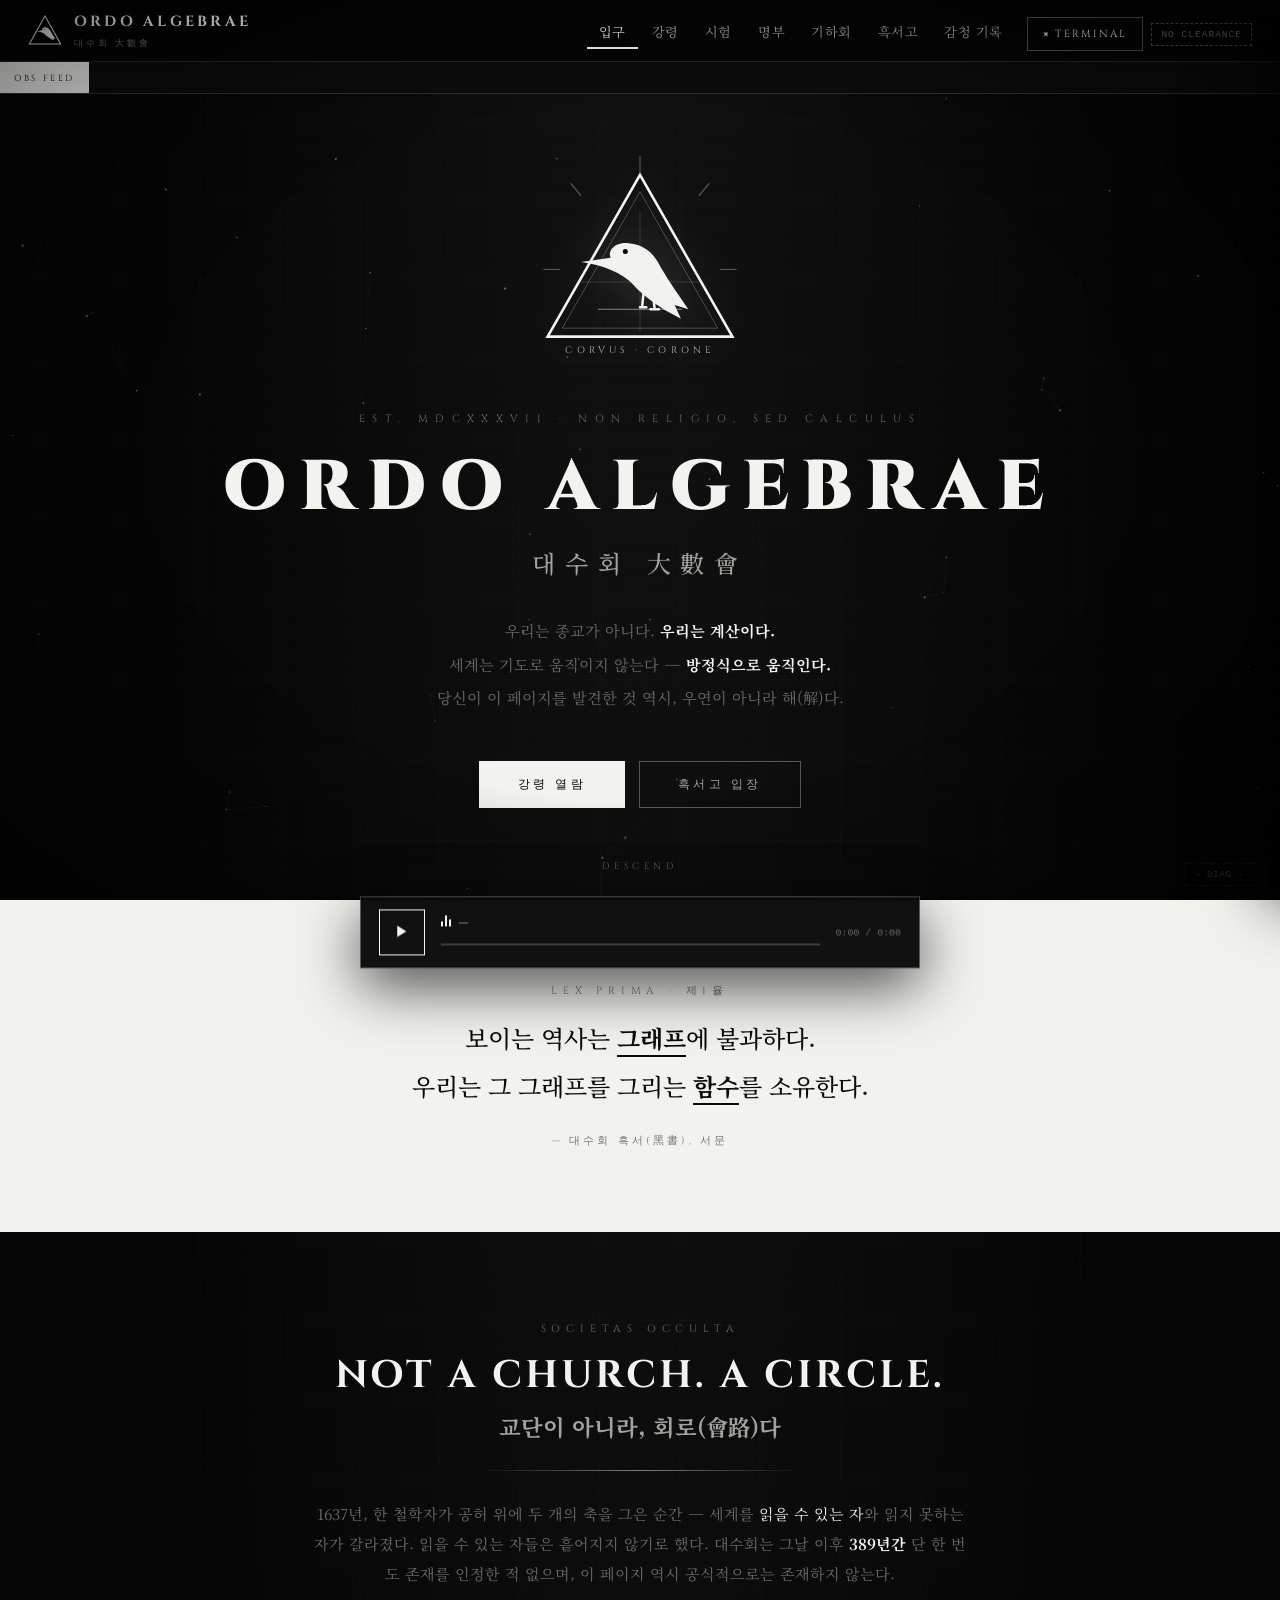
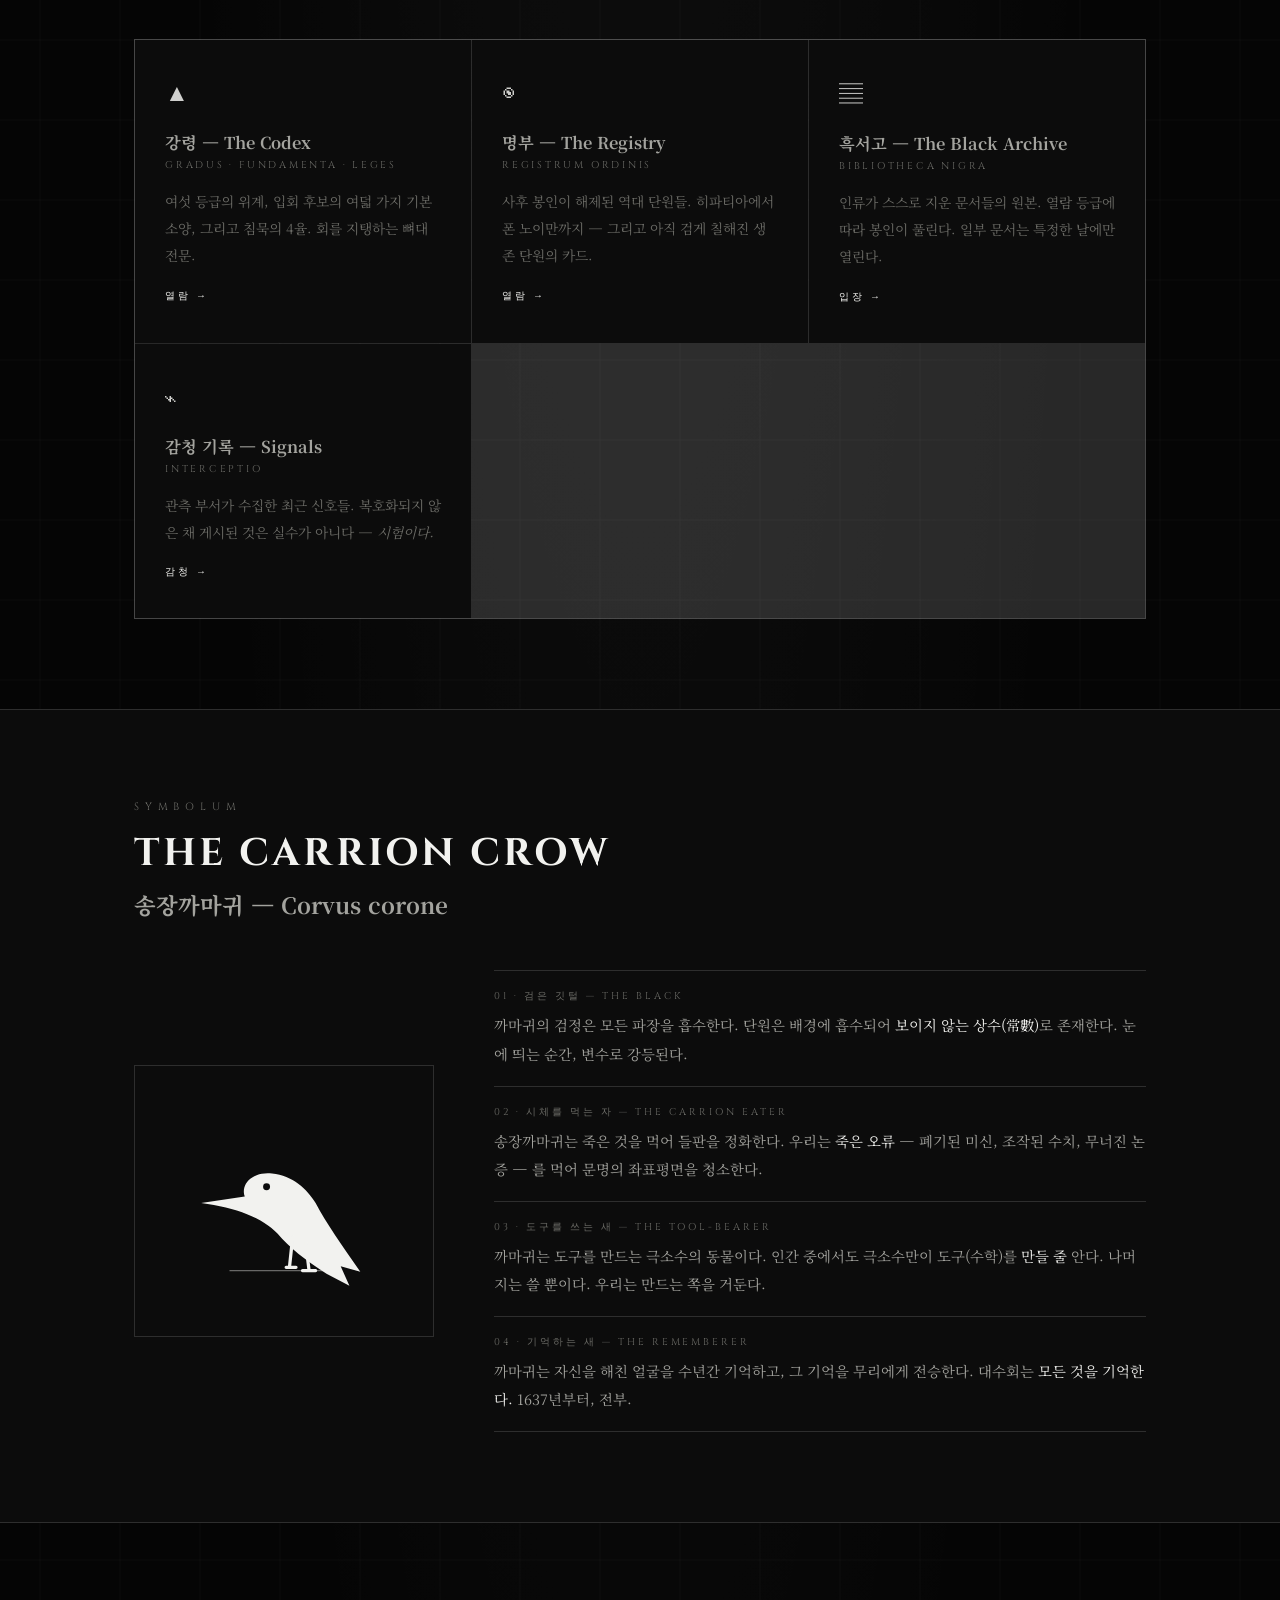
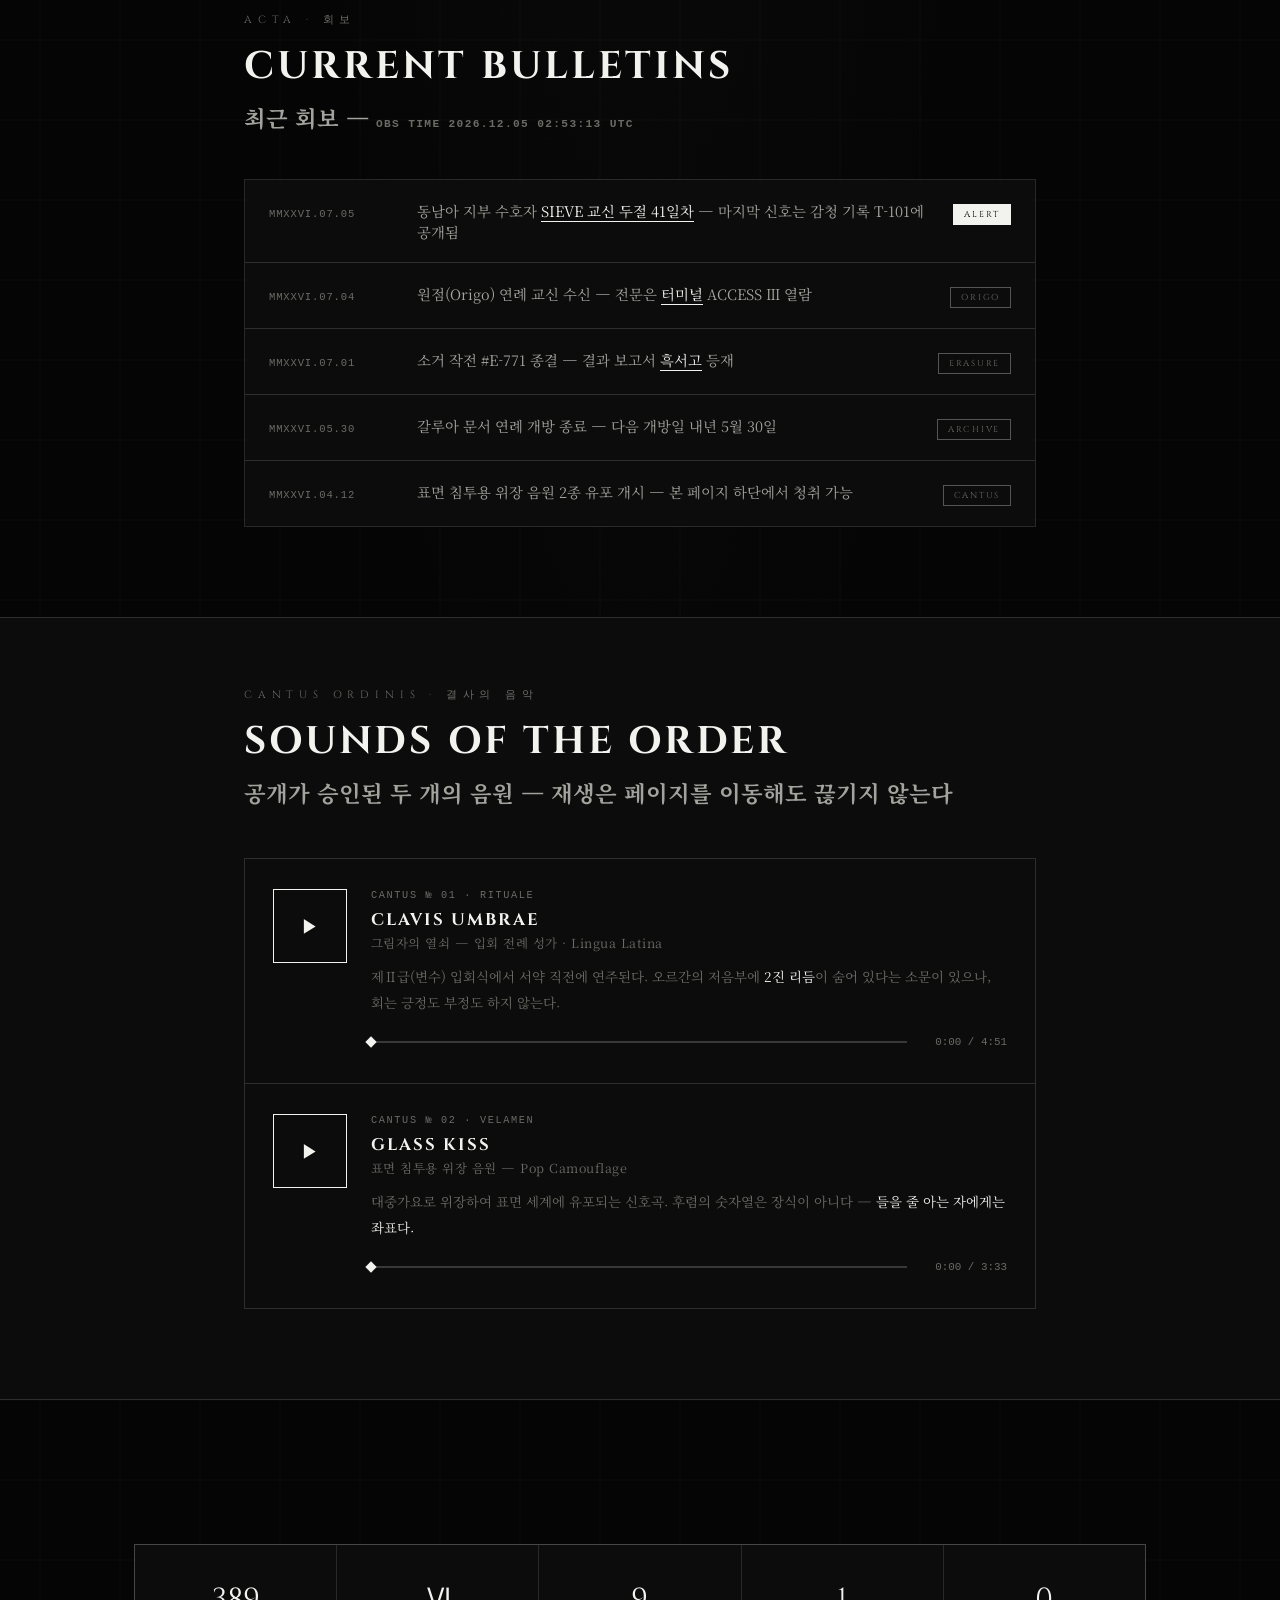
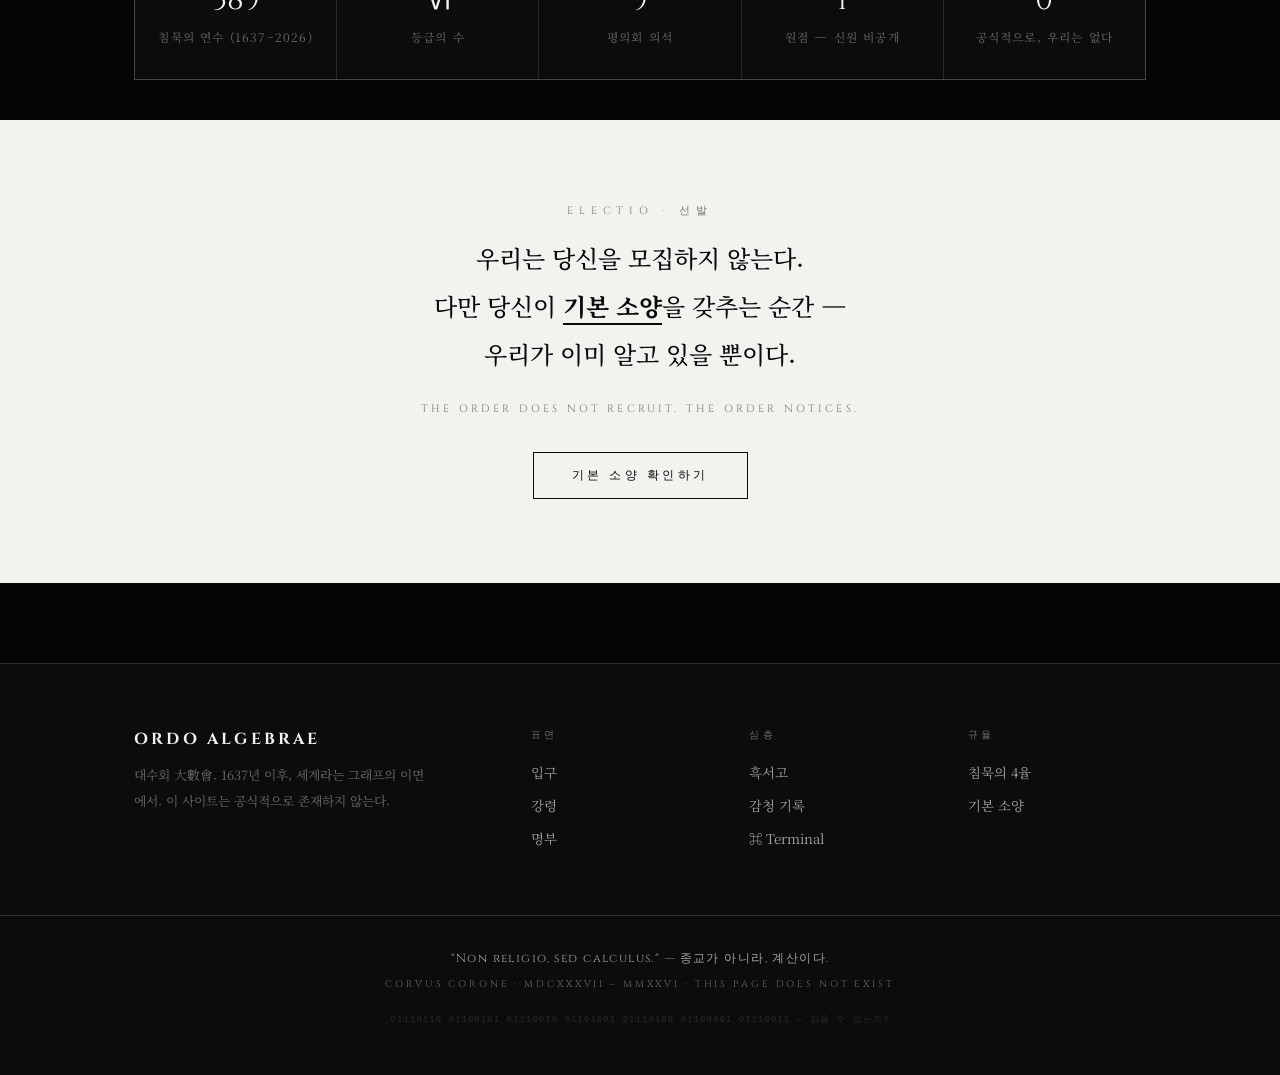
<file: index.html>
<!DOCTYPE html>
<html lang="ko">
<head>
<meta charset="UTF-8">
<meta name="viewport" content="width=device-width, initial-scale=1.0">
<title>ORDO ALGEBRAE — 대수회 大數會</title>
<meta name="description" content="우리는 종교가 아니다. 우리는 계산이다. — 대수회, 좌표 위의 비밀결사.">
<link href="https://fonts.googleapis.com/css2?family=Cinzel:wght@400;600;700;900&family=Noto+Serif+KR:wght@300;400;500;700&display=swap" rel="stylesheet">
<link rel="stylesheet" href="assets/site.css">
<style>
  .hero { min-height: calc(100vh - 94px); display: flex; flex-direction: column; align-items: center; justify-content: center; text-align: center; padding: 60px 20px 90px; position: relative; z-index: 1; }
  .hero-emblem { width: 210px; height: 210px; margin: 0 auto 46px; animation: emblemIn 2.4s ease both; }
  .hero-emblem svg { width: 100%; height: 100%; filter: drop-shadow(0 0 26px rgba(255,255,255,0.18)); }
  @keyframes emblemIn { from { opacity: 0; transform: scale(0.92); } to { opacity: 1; transform: scale(1); } }
  .crow-eye { animation: blink 6s infinite; transform-origin: center; }
  @keyframes blink { 0%, 96%, 100% { transform: scaleY(1); } 98% { transform: scaleY(0.05); } }
  .hero-eyebrow { font-family: 'Cinzel', serif; font-size: 0.66rem; letter-spacing: 0.7em; color: var(--dim); text-transform: uppercase; margin-bottom: 22px; animation: fadeUp 1.4s ease .4s both; }
  .hero-title { font-family: 'Cinzel', serif; font-weight: 900; font-size: clamp(2.1rem, 7vw, 4.4rem); letter-spacing: 0.18em; color: var(--white); line-height: 1.15; margin-bottom: 16px; animation: fadeUp 1.4s ease .65s both; }
  .hero-ko { font-size: clamp(1.05rem, 3vw, 1.5rem); font-weight: 500; color: var(--grey); letter-spacing: 0.4em; margin-bottom: 34px; animation: fadeUp 1.4s ease .9s both; }
  .hero-creed { font-size: 0.95rem; color: var(--dim); line-height: 2.2; max-width: 520px; animation: fadeUp 1.4s ease 1.15s both; }
  .hero-creed strong { color: var(--white); font-weight: 700; }
  .hero-cta { display: flex; gap: 14px; flex-wrap: wrap; justify-content: center; margin-top: 46px; animation: fadeUp 1.4s ease 1.4s both; }
  .hero-scroll { position: absolute; bottom: 28px; left: 50%; transform: translateX(-50%); font-family: 'Cinzel', serif; font-size: 0.58rem; letter-spacing: 0.5em; color: var(--dim); text-transform: uppercase; animation: heroPulse 2.4s ease infinite; }
  @keyframes heroPulse { 0%,100% { opacity: .25; } 50% { opacity: .7; } }
  @keyframes fadeUp { from { opacity: 0; transform: translateY(22px); } to { opacity: 1; transform: translateY(0); } }

  .symbol-split { display: grid; grid-template-columns: 300px 1fr; gap: 60px; align-items: center; margin-top: 50px; }
  @media (max-width: 760px) { .symbol-split { grid-template-columns: 1fr; gap: 30px; } }
  .symbol-art { border: 1px solid var(--line); padding: 40px; background: var(--coal); }
  .symbol-art svg { width: 100%; height: auto; }
  .symbol-item { padding: 18px 0; border-bottom: 1px solid var(--line); }
  .symbol-item:first-child { border-top: 1px solid var(--line); }
  .symbol-k { font-family: 'Cinzel', serif; font-size: 0.62rem; letter-spacing: 0.3em; color: var(--dim); text-transform: uppercase; margin-bottom: 8px; }
  .symbol-v { font-size: 0.9rem; line-height: 1.95; color: var(--grey); }
  .symbol-v em { color: var(--white); font-style: normal; }

  .bulletin { border: 1px solid var(--line); margin-top: 46px; }
  .bulletin-row { display: grid; grid-template-columns: 130px 1fr auto; gap: 18px; align-items: baseline; padding: 20px 24px; border-bottom: 1px solid var(--line); background: var(--coal); transition: background .25s; }
  .bulletin-row:last-child { border-bottom: none; }
  .bulletin-row:hover { background: var(--smoke); }
  .bulletin-date { font-family: 'Courier New', monospace; font-size: 0.66rem; color: var(--dim); letter-spacing: 0.08em; }
  .bulletin-title { font-size: 0.9rem; color: var(--grey); }
  .bulletin-title a { color: var(--white); text-decoration: underline; text-underline-offset: 4px; cursor: pointer; }
  .bulletin-tag { font-family: 'Cinzel', serif; font-size: 0.54rem; letter-spacing: 0.2em; padding: 4px 10px; border: 1px solid var(--line-strong); color: var(--dim); text-transform: uppercase; white-space: nowrap; }
  .bulletin-tag.hot { background: var(--white); color: var(--black); border-color: var(--white); }
  @media (max-width: 620px) { .bulletin-row { grid-template-columns: 1fr; gap: 6px; } }
</style>
</head>
<body>

<!-- ═══ BOOT ═══ -->
<div class="boot" id="boot">
  <div class="boot-inner">
    <div class="boot-skip">click to skip · 클릭하여 생략</div>
  </div>
</div>

<!-- ═══ FX ═══ -->
<canvas id="fxCanvas"></canvas>
<div class="fx-scanlines"></div>
<div class="fx-vignette"></div>
<div class="fx-flicker"></div>
<div class="scroll-progress" id="scrollProgress"></div>
<div class="cursor-axis-x" id="axX"></div>
<div class="cursor-axis-y" id="axY"></div>
<div class="coord-label" id="coordLabel"></div>
<div id="crowLayer"></div>
<div class="route-wipe" id="routeWipe"><div class="wipe-bin" id="wipeBin"></div></div>
<div class="obs-toast" id="obsToast"></div>

<!-- ═══ NAV ═══ -->
<nav class="site-nav">
  <a class="nav-brand" href="#/">
    <svg viewBox="0 0 100 100" xmlns="http://www.w3.org/2000/svg" aria-hidden="true">
      <path d="M50 6 L96 88 L4 88 Z" fill="none" stroke="#f2f2ef" stroke-width="3"/>
      <path d="M26 51 L42 48 C40 43 45 38 51 39 C59 40 63 45 66 50 C70 57 75 64 81 73 L74 71 L77 78 L69 74 C61 69 55 65 50 60 C45 56 38 53 26 51 Z" fill="#f2f2ef"/>
      <circle cx="49" cy="45" r="1.6" fill="#050505"/>
    </svg>
    <span class="nav-brand-text">
      <span class="nav-brand-title">ORDO ALGEBRAE</span><br>
      <span class="nav-brand-sub">대수회 大數會</span>
    </span>
  </a>
  <button class="nav-toggle" onclick="toggleNav()" aria-label="menu">☰</button>
  <ul class="nav-links">
    <li><a href="#/" data-route="home">입구</a></li>
    <li><a href="#/codex" data-route="codex">강령</a></li>
    <li><a href="#/trial" data-route="trial">시험</a></li>
    <li><a href="#/registry" data-route="registry">명부</a></li>
    <li><a href="#/geometria" data-route="geometria">기하회</a></li>
    <li><a href="#/archive" data-route="archive">흑서고</a></li>
    <li><a href="#/signals" data-route="signals">감청 기록</a></li>
    <li><a href="#/terminal" data-route="terminal" class="nav-admin">⌘ Terminal</a></li>
    <li><span class="nav-clearance" id="navClearance">NO CLEARANCE</span></li>
  </ul>
</nav>

<!-- ═══ TICKER ═══ -->
<div class="ticker-bar">
  <div class="ticker-label">Obs Feed</div>
  <div class="ticker-track">
    <b>[OBS]</b> 계수 #12841 사분면 전이 감지 (Ⅱ→Ⅰ) &nbsp;···&nbsp;
    <b>[SYS]</b> 월간 암구호 로테이션: 변경 없음 — 단어는 하나다 &nbsp;···&nbsp;
    <b>[ALERT]</b> 동남아 지부 수호자 SIEVE 교신 두절 41일차 — 감청 기록 T-101 참조 &nbsp;···&nbsp;
    <b>[ORIGO]</b> "들판을 확인하라" &nbsp;···&nbsp;
    <b>[ARCH]</b> 흑서고 제3열 밀봉 유지 · 갈루아 문서 연례 개방일 05.30 &nbsp;···&nbsp;
    <b>[OBS]</b> 표면 사이트 접근 급증 — 원인: 불명 · 대응: 불요 &nbsp;···&nbsp;
    <b>[REMINDER]</b> 이 페이지는 공식적으로 존재하지 않는다 &nbsp;···&nbsp;
    <b>[RIVAL]</b> 기하회(幾何會) 작도 활동 재점화 정황 — 대립 분석 #/geometria 참조 &nbsp;···&nbsp;
    <b>[RIVAL]</b> 샤르트르·볼로냐에서 '미완 작도' 3건 추가 관측 — 형(形) 개입 의심 &nbsp;···&nbsp;
    <b>[SYS]</b> 진단 콘솔이 표면 빌드에 노출됨 — 백틱( ` ) 키 · 관측 부서 확인 요망 · 흑서고 #DBG-이상 참조 &nbsp;···&nbsp;
    <b>[OBS]</b> 방문자별 관측 기록 자동 생성 중 — 진단 콘솔 `file` 또는 `whoami`로 열람 가능 &nbsp;···&nbsp;
    <b>[PROB]</b> 입회 시험(판별식 직관) 상시 개방 — 기본 소양 제1항 실기 검증 · #/trial &nbsp;···&nbsp;
  </div>
</div>

<main>

<!-- ══════════════════════ ROUTE: HOME ══════════════════════ -->
<section class="route" id="route-home">
  <header class="hero">
    <div class="hero-emblem">
      <svg viewBox="0 0 200 200" xmlns="http://www.w3.org/2000/svg" aria-label="The Carrion Crow of the Order">
        <g stroke="#f2f2ef" stroke-width="1" opacity="0.35">
          <line x1="100" y1="0" x2="100" y2="16"/>
          <line x1="34" y1="26" x2="44" y2="38"/>
          <line x1="166" y1="26" x2="156" y2="38"/>
          <line x1="8" y1="108" x2="24" y2="108"/>
          <line x1="192" y1="108" x2="176" y2="108"/>
        </g>
        <path d="M100 18 L188 172 L12 172 Z" fill="none" stroke="#f2f2ef" stroke-width="2.5"/>
        <path d="M100 34 L174 164 L26 164 Z" fill="none" stroke="#f2f2ef" stroke-width="0.6" opacity="0.4"/>
        <g stroke="#f2f2ef" stroke-width="0.6" opacity="0.22">
          <line x1="40" y1="120" x2="160" y2="120"/>
          <line x1="100" y1="52" x2="100" y2="168"/>
        </g>
        <g>
          <path d="M44 101 L72 97 C69 89 77 82 89 83 C103 84 112 92 117 101 C124 114 133 127 146 146 L133 142 L139 155 L124 147 C110 138 100 130 92 121 C83 112 66 104 44 101 Z" fill="#f2f2ef"/>
          <circle class="crow-eye" cx="86" cy="91" r="2.4" fill="#050505"/>
          <path d="M104 124 L102 144 M100 144 L106 144 M112 128 L114 146 M110 146 L118 146" stroke="#f2f2ef" stroke-width="2.4" fill="none" stroke-linecap="round"/>
        </g>
        <line x1="60" y1="146" x2="140" y2="146" stroke="#f2f2ef" stroke-width="1" opacity="0.5"/>
        <text x="100" y="188" text-anchor="middle" font-family="Cinzel, serif" font-size="9" letter-spacing="4" fill="#f2f2ef" opacity="0.75">CORVUS · CORONE</text>
      </svg>
    </div>
    <div class="hero-eyebrow">Est. MDCXXXVII · Non Religio, Sed Calculus</div>
    <h1 class="hero-title glitchable" data-scramble>ORDO ALGEBRAE</h1>
    <div class="hero-ko">대수회 大數會</div>
    <p class="hero-creed">
      우리는 종교가 아니다. <strong>우리는 계산이다.</strong><br>
      세계는 기도로 움직이지 않는다 — <strong>방정식으로 움직인다.</strong><br>
      당신이 이 페이지를 발견한 것 역시, 우연이 아니라 해(解)다.
    </p>
    <div class="hero-cta">
      <a class="btn solid" href="#/codex">강령 열람</a>
      <a class="btn ghost" href="#/archive">흑서고 입장</a>
    </div>
    <div class="hero-scroll">Descend</div>
  </header>

  <section class="invert-band reveal">
    <div class="section-label">Lex Prima · 제1율</div>
    <p class="quote">보이는 역사는 <strong>그래프</strong>에 불과하다.<br>우리는 그 그래프를 그리는 <strong>함수</strong>를 소유한다.</p>
    <div class="src">— 대수회 흑서(黑書), 서문</div>
  </section>

  <section class="section">
    <div class="container center reveal">
      <div class="section-label">Societas Occulta</div>
      <h2 class="section-title" data-scramble>NOT A CHURCH. A CIRCLE.</h2>
      <div class="section-title-ko">교단이 아니라, 회로(會路)다</div>
      <hr class="mono-rule">
      <p class="section-desc">
        1637년, 한 철학자가 공허 위에 두 개의 축을 그은 순간 — 세계를 <em>읽을 수 있는 자</em>와
        읽지 못하는 자가 갈라졌다. 읽을 수 있는 자들은 흩어지지 않기로 했다.
        대수회는 그날 이후 <strong>389년간</strong> 단 한 번도 존재를 인정한 적 없으며,
        이 페이지 역시 공식적으로는 존재하지 않는다.
      </p>
    </div>
    <div class="container">
      <div class="card-grid">
        <a class="card reveal" href="#/codex">
          <div class="card-icon">▲</div>
          <div class="card-title">강령 — The Codex</div>
          <div class="card-sub">Gradus · Fundamenta · Leges</div>
          <div class="card-body">여섯 등급의 위계, 입회 후보의 여덟 가지 기본 소양, 그리고 침묵의 4율. 회를 지탱하는 뼈대 전문.</div>
          <span class="card-link">열람</span>
        </a>
        <a class="card reveal" href="#/registry">
          <div class="card-icon">◉</div>
          <div class="card-title">명부 — The Registry</div>
          <div class="card-sub">Registrum Ordinis</div>
          <div class="card-body">사후 봉인이 해제된 역대 단원들. 히파티아에서 폰 노이만까지 — 그리고 아직 검게 칠해진 생존 단원의 카드.</div>
          <span class="card-link">열람</span>
        </a>
        <a class="card reveal" href="#/archive">
          <div class="card-icon">▤</div>
          <div class="card-title">흑서고 — The Black Archive</div>
          <div class="card-sub">Bibliotheca Nigra</div>
          <div class="card-body">인류가 스스로 지운 문서들의 원본. 열람 등급에 따라 봉인이 풀린다. 일부 문서는 특정한 날에만 열린다.</div>
          <span class="card-link">입장</span>
        </a>
        <a class="card reveal" href="#/signals">
          <div class="card-icon">⌁</div>
          <div class="card-title">감청 기록 — Signals</div>
          <div class="card-sub">Interceptio</div>
          <div class="card-body">관측 부서가 수집한 최근 신호들. 복호화되지 않은 채 게시된 것은 실수가 아니다 — <em>시험이다.</em></div>
          <span class="card-link">감청</span>
        </a>
      </div>
    </div>
  </section>

  <section class="section" style="background:var(--coal); border-top:1px solid var(--line); border-bottom:1px solid var(--line);">
    <div class="container reveal">
      <div class="section-label">Symbolum</div>
      <h2 class="section-title" data-scramble>THE CARRION CROW</h2>
      <div class="section-title-ko">송장까마귀 — Corvus corone</div>
      <div class="symbol-split">
        <div class="symbol-art reveal">
          <svg viewBox="0 0 200 170" xmlns="http://www.w3.org/2000/svg">
            <path d="M24 89 L64 83 C60 71 72 60 89 62 C108 64 121 76 129 89 C139 108 152 126 170 152 L152 147 L160 165 L139 154 C119 141 105 130 94 117 C81 103 56 93 24 89 Z" fill="#f2f2ef"/>
            <circle class="crow-eye" cx="84" cy="74" r="3.2" fill="#0c0c0c"/>
            <path d="M108 120 L105 148 M102 148 L111 148 M120 126 L123 151 M117 151 L129 151" stroke="#f2f2ef" stroke-width="3" fill="none" stroke-linecap="round"/>
            <line x1="50" y1="151" x2="150" y2="151" stroke="#f2f2ef" stroke-width="1" opacity="0.4"/>
          </svg>
        </div>
        <div>
          <div class="symbol-item reveal">
            <div class="symbol-k">01 · 검은 깃털 — The Black</div>
            <div class="symbol-v">까마귀의 검정은 모든 파장을 흡수한다. 단원은 배경에 흡수되어 <em>보이지 않는 상수(常數)</em>로 존재한다. 눈에 띄는 순간, 변수로 강등된다.</div>
          </div>
          <div class="symbol-item reveal">
            <div class="symbol-k">02 · 시체를 먹는 자 — The Carrion Eater</div>
            <div class="symbol-v">송장까마귀는 죽은 것을 먹어 들판을 정화한다. 우리는 <em>죽은 오류</em> — 폐기된 미신, 조작된 수치, 무너진 논증 — 를 먹어 문명의 좌표평면을 청소한다.</div>
          </div>
          <div class="symbol-item reveal">
            <div class="symbol-k">03 · 도구를 쓰는 새 — The Tool-Bearer</div>
            <div class="symbol-v">까마귀는 도구를 만드는 극소수의 동물이다. 인간 중에서도 극소수만이 도구(수학)를 <em>만들 줄</em> 안다. 나머지는 쓸 뿐이다. 우리는 만드는 쪽을 거둔다.</div>
          </div>
          <div class="symbol-item reveal">
            <div class="symbol-k">04 · 기억하는 새 — The Rememberer</div>
            <div class="symbol-v">까마귀는 자신을 해친 얼굴을 수년간 기억하고, 그 기억을 무리에게 전승한다. 대수회는 <em>모든 것을 기억한다.</em> 1637년부터, 전부.</div>
          </div>
        </div>
      </div>
    </div>
  </section>

  <section class="section">
    <div class="container narrow reveal">
      <div class="section-label">Acta · 회보</div>
      <h2 class="section-title" data-scramble>CURRENT BULLETINS</h2>
      <div class="section-title-ko">최근 회보 — <span class="utc-clock"></span></div>
      <div class="bulletin">
        <div class="bulletin-row">
          <span class="bulletin-date">MMXXVI.07.05</span>
          <span class="bulletin-title">동남아 지부 수호자 <a href="#/signals">SIEVE 교신 두절 41일차</a> — 마지막 신호는 감청 기록 T-101에 공개됨</span>
          <span class="bulletin-tag hot">Alert</span>
        </div>
        <div class="bulletin-row">
          <span class="bulletin-date">MMXXVI.07.04</span>
          <span class="bulletin-title">원점(Origo) 연례 교신 수신 — 전문은 <a href="#/terminal">터미널</a> ACCESS Ⅲ 열람</span>
          <span class="bulletin-tag">Origo</span>
        </div>
        <div class="bulletin-row">
          <span class="bulletin-date">MMXXVI.07.01</span>
          <span class="bulletin-title">소거 작전 #E-771 종결 — 결과 보고서 <a href="#/archive">흑서고</a> 등재</span>
          <span class="bulletin-tag">Erasure</span>
        </div>
        <div class="bulletin-row">
          <span class="bulletin-date">MMXXVI.05.30</span>
          <span class="bulletin-title">갈루아 문서 연례 개방 종료 — 다음 개방일 내년 5월 30일</span>
          <span class="bulletin-tag">Archive</span>
        </div>
        <div class="bulletin-row">
          <span class="bulletin-date">MMXXVI.04.12</span>
          <span class="bulletin-title">표면 침투용 위장 음원 2종 유포 개시 — 본 페이지 하단에서 청취 가능</span>
          <span class="bulletin-tag">Cantus</span>
        </div>
      </div>
    </div>
  </section>

  <section class="section" id="cantus" style="background:var(--coal); border-top:1px solid var(--line); border-bottom:1px solid var(--line); padding-top:70px;">
    <div class="container narrow reveal">
      <div class="section-label">Cantus Ordinis · 결사의 음악</div>
      <h2 class="section-title" data-scramble>SOUNDS OF THE ORDER</h2>
      <div class="section-title-ko">공개가 승인된 두 개의 음원 — 재생은 페이지를 이동해도 끊기지 않는다</div>
      <div class="track-list">
        <div class="track reveal" data-id="clavis">
          <button class="track-btn" aria-label="play">▶</button>
          <div>
            <div class="track-no">CANTUS № 01 · RITUALE</div>
            <div class="track-title">CLAVIS UMBRAE</div>
            <div class="track-sub">그림자의 열쇠 — 입회 전례 성가 · Lingua Latina</div>
            <div class="track-desc">제Ⅱ급(변수) 입회식에서 서약 직전에 연주된다. 오르간의 저음부에 <em>2진 리듬</em>이 숨어 있다는 소문이 있으나, 회는 긍정도 부정도 하지 않는다.</div>
            <div class="track-bar-row">
              <div class="track-bar"><div class="track-bar-inner"><div class="track-bar-fill"></div></div></div>
              <div class="track-time">0:00 / 0:00</div>
            </div>
          </div>
        </div>
        <div class="track reveal" data-id="glass">
          <button class="track-btn" aria-label="play">▶</button>
          <div>
            <div class="track-no">CANTUS № 02 · VELAMEN</div>
            <div class="track-title">GLASS KISS</div>
            <div class="track-sub">표면 침투용 위장 음원 — Pop Camouflage</div>
            <div class="track-desc">대중가요로 위장하여 표면 세계에 유포되는 신호곡. 후렴의 숫자열은 장식이 아니다 — <em>들을 줄 아는 자에게는 좌표다.</em></div>
            <div class="track-bar-row">
              <div class="track-bar"><div class="track-bar-inner"><div class="track-bar-fill"></div></div></div>
              <div class="track-time">0:00 / 0:00</div>
            </div>
          </div>
        </div>
      </div>
    </div>
  </section>

  <section class="section" style="padding-bottom:40px;">
    <div class="container center reveal">
      <div class="stats-strip">
        <div class="stat-cell"><div class="stat-value" data-count="389">389</div><div class="stat-label">침묵의 연수 (1637–2026)</div></div>
        <div class="stat-cell"><div class="stat-value">Ⅵ</div><div class="stat-label">등급의 수</div></div>
        <div class="stat-cell"><div class="stat-value" data-count="9">9</div><div class="stat-label">평의회 의석</div></div>
        <div class="stat-cell"><div class="stat-value" data-count="1">1</div><div class="stat-label">원점 — 신원 비공개</div></div>
        <div class="stat-cell"><div class="stat-value">0</div><div class="stat-label">공식적으로, 우리는 없다</div></div>
      </div>
    </div>
  </section>

  <section class="invert-band reveal">
    <div class="section-label">Electio · 선발</div>
    <p class="quote">우리는 당신을 모집하지 않는다.<br>다만 당신이 <strong>기본 소양</strong>을 갖추는 순간 —<br>우리가 이미 알고 있을 뿐이다.</p>
    <div class="src" style="margin-bottom:36px;">The Order Does Not Recruit. The Order Notices.</div>
    <a class="btn" style="border-color:#0a0a0a; color:#0a0a0a;" href="#/codex">기본 소양 확인하기</a>
  </section>
</section>

<!-- ══════════════════════ ROUTE: CODEX ══════════════════════ -->
<section class="route" id="route-codex">
  <header class="page-hero">
    <div class="container">
      <div class="breadcrumb"><a href="#/">Surface</a> / Codex</div>
      <div class="section-label">Codex Ordinis</div>
      <h1 class="section-title" data-scramble>STRUCTURE OF THE ORDER</h1>
      <div class="section-title-ko">강령 · 등급 체계 · 기본 소양 · 규율</div>
      <hr class="mono-rule">
      <p class="section-desc" style="margin:0 auto; text-align:center;">아래 문서는 제0급(외부인) 열람 허용분이다. 각 조항의 <em>완전판</em>은 해당 등급의 열람 권한으로만 접근할 수 있다.</p>
    </div>
  </header>

  <section class="section" id="degrees">
    <div class="container narrow reveal">
      <div class="section-label">Gradus · 등급</div>
      <h2 class="section-title" data-scramble>THE SIX DEGREES</h2>
      <div class="section-title-ko">여섯 등급 — 위로 갈수록 언어는 낮아진다</div>
      <p class="section-desc">대수회의 승급은 지위가 아니라 <strong>언어의 하강</strong>이다. 아래 등급은 인간의 말을 쓰고, 위 등급은 기계의 말을 쓰며, 정점은 아무 말도 쓰지 않는다.</p>
    </div>
    <div class="container narrow" style="margin-top:46px;">
      <div class="degree reveal">
        <div class="degree-num">0<small>Gradus</small></div>
        <div>
          <div class="degree-name">무명수 — The Unknown</div>
          <div class="degree-latin">Incognita · 외부인</div>
          <div class="degree-body">아직 관측되지 않은 변수. 세계 인구의 대부분. 이 페이지를 읽고 있다면 당신은 최소한 여기다 — 그리고 <em>이 페이지를 발견했다는 사실 자체가 이미 관측 대상 선정 기준</em>이다.</div>
        </div>
        <div class="degree-clearance">ACCESS —</div>
      </div>
      <div class="degree reveal">
        <div class="degree-num">Ⅰ<small>Gradus</small></div>
        <div>
          <div class="degree-name">계수 — Coefficient</div>
          <div class="degree-latin">Observatus · 피관측자</div>
          <div class="degree-body">회가 지켜보기로 결정한 자. 본인은 모른다. 통상 3년에서 30년간 지속되며, 갈루아의 사례 이후 <em>"늦기 전에"</em>가 관측 지침의 제1원칙이 되었다.</div>
        </div>
        <div class="degree-clearance">ACCESS —</div>
      </div>
      <div class="degree reveal">
        <div class="degree-num">Ⅱ<small>Gradus</small></div>
        <div>
          <div class="degree-name">변수 — Variable</div>
          <div class="degree-latin">Initiatus · 입회자</div>
          <div class="degree-body">검은 봉투를 열고 좌표에 나타난 자. 입회 서약과 함께 실명이 <em>소거</em>되고 코드네임이 부여된다. 기본 소양 전 항목의 실기 검증을 통과해야 한다.</div>
        </div>
        <div class="degree-clearance">ACCESS Ⅰ · 평문</div>
      </div>
      <div class="degree reveal">
        <div class="degree-num">Ⅲ<small>Gradus</small></div>
        <div>
          <div class="degree-name">함수 — Function</div>
          <div class="degree-latin">Operarius · 실무 단원</div>
          <div class="degree-body">관측·보존·소거 임무를 수행하는 실동 단원. 흑서고 제1열 열람 가능. 대외적으로는 교사, 계리사, 기상학자, 보험 수리인 등 <em>수를 다뤄도 의심받지 않는 직업</em>을 위장 신분으로 쓴다.</div>
        </div>
        <div class="degree-clearance">ACCESS Ⅰ · 평문</div>
      </div>
      <div class="degree reveal">
        <div class="degree-num">Ⅳ<small>Gradus</small></div>
        <div>
          <div class="degree-name">행렬 — Matrix</div>
          <div class="degree-latin">Custos · 지부 수호자</div>
          <div class="degree-body">한 지역의 함수들을 묶어 운용하는 지부장. 세계 각지의 지부는 서로의 위치를 모르며, 오직 평의회만 전체 배치를 안다. 승급 시 <em>서기의 언어(16진)</em>가 발급된다.</div>
        </div>
        <div class="degree-clearance">ACCESS Ⅱ · 16진</div>
      </div>
      <div class="degree reveal">
        <div class="degree-num">Ⅸ<small>Sedes</small></div>
        <div>
          <div class="degree-name">평의회 — The Council of Nine</div>
          <div class="degree-latin">Concilium Novem</div>
          <div class="degree-body">아홉 의석. 회칙 개정, 개입 승인, 소거 명령은 9석 중 7석의 동의를 요한다. 의원끼리도 서로의 위장 신분만 알며, 회합은 항상 <em>서로 다른 시간대의 자정</em>에 열린다.</div>
        </div>
        <div class="degree-clearance">ACCESS Ⅱ · 16진</div>
      </div>
      <div class="degree top reveal">
        <div class="degree-num">O<small>Origo</small></div>
        <div>
          <div class="degree-name">원점 — The Origin</div>
          <div class="degree-latin">Corvus Primus · 첫 번째 까마귀</div>
          <div class="degree-body">단 한 명. 신원은 평의회조차 모른다. 존재 증명은 유일하다 — 매년 1월, 아홉 의원 앞으로 도착하는 <em>다음 해의 예측 좌표</em>. 389년간 단 한 번도 틀린 적이 없다. 원점과의 교신은 오직 <em>까마귀의 언어(2진)</em>로만 이루어진다.</div>
        </div>
        <div class="degree-clearance">ACCESS Ⅲ · 2진</div>
      </div>
    </div>
  </section>

  <section class="section" id="requirements" style="background:var(--coal); border-top:1px solid var(--line); border-bottom:1px solid var(--line);">
    <div class="container narrow reveal">
      <div class="section-label">Fundamenta · 기본 소양</div>
      <h2 class="section-title" data-scramble>MINIMUM COMPETENCIES</h2>
      <div class="section-title-ko">입회 후보의 여덟 가지 기본 소양</div>
      <p class="section-desc">아래 여덟 항목은 제Ⅱ급(변수) 입회의 <strong>최소 요건</strong>이다. 전 항목은 서류가 아니라 실기로 검증되며, 후보자는 검증이 진행 중이라는 사실을 알아차리지 못해야 한다. <em>알아차린 경우 가산점이 붙는다.</em></p>
      <div class="req-list">
        <div class="req-item reveal"><div>
          <div class="req-title">이차방정식의 근을 암산으로 — 판별식의 직관</div>
          <div class="req-body">근의 공식을 외우는 것이 아니라, D = b²−4ac의 부호가 <em>보이는가</em>. 해가 없는 문제를 해가 없다고 3초 안에 선언할 수 있는 자만이 헛된 계산에 인생을 낭비하지 않는다.</div>
        </div></div>
        <div class="req-item reveal"><div>
          <div class="req-title">세 개의 언어 — 평문, 16진, 2진</div>
          <div class="req-body">같은 단어를 세 개의 진법으로 읽고 쓸 수 있어야 한다. 회의 모든 암구호는 이 세 층위로 발급되며, 등급이 오를수록 낮은 언어를 쓴다. <em>0x61은 'a'이고, 01100001도 'a'다.</em> 연습 문서는 흑서고 「불 프로토콜」에 공개되어 있다.</div>
        </div></div>
        <div class="req-item reveal"><div>
          <div class="req-title">그래프를 거꾸로 읽는 눈</div>
          <div class="req-body">데이터를 보고 곡선을 그리는 것은 학부생도 한다. 후보는 곡선을 보고 <em>누가 왜 이 축을 골랐는지</em>를 읽어야 한다. 모든 그래프는 주장이며, 축의 선택이 곧 화자의 의도다.</div>
        </div></div>
        <div class="req-item reveal"><div>
          <div class="req-title">침묵의 지속 — 최소 3년</div>
          <div class="req-body">중요한 것을 알고도 3년간 아무에게도 말하지 않은 이력이 검증되어야 한다. 무엇을 침묵했는지는 중요하지 않다. <em>침묵할 수 있는 근육</em>이 있는지가 중요하다.</div>
        </div></div>
        <div class="req-item reveal"><div>
          <div class="req-title">조건부 확률의 체화 — 베이즈적 본능</div>
          <div class="req-body">"검사가 양성이면 병일 확률"과 "병이면 검사가 양성일 확률"을 혼동하는 자는 어떤 등급으로도 승급할 수 없다. 이 혼동은 회가 정의하는 <em>제1종 인지 결함</em>이다.</div>
        </div></div>
        <div class="req-item reveal"><div>
          <div class="req-title">우연의 거부 — 그러나 음모의 거부도</div>
          <div class="req-body">모든 것을 우연으로 치부하는 자는 둔하고, 모든 것을 음모로 읽는 자는 위험하다. 후보는 사건 앞에서 정확히 한 가지를 물어야 한다 — <em>"이 분포는 무엇을 기각하는가?"</em></div>
        </div></div>
        <div class="req-item reveal"><div>
          <div class="req-title">도구 제작 — 까마귀의 자격</div>
          <div class="req-body">기성 공식에 수를 넣는 자가 아니라, 문제를 보고 <em>없던 식을 세우는 자</em>. 송장까마귀가 철사를 구부려 갈고리를 만들듯, 후보는 최소 한 번 자신만의 도구를 만든 이력이 있어야 한다.</div>
        </div></div>
        <div class="req-item reveal"><div>
          <div class="req-title">숫자에 대한 예의 — 반올림의 윤리</div>
          <div class="req-body">유효숫자를 속이지 않고, 오차범위를 숨기지 않으며, 자신에게 불리한 수를 <em>가장 먼저</em> 보고하는 습관. 회는 재능 있는 거짓말쟁이보다 평범한 정직을 승급시킨다.</div>
        </div></div>
      </div>
    </div>
  </section>

  <section class="section" id="rules">
    <div class="container narrow reveal">
      <div class="section-label">Disciplina · 규율</div>
      <h2 class="section-title" data-scramble>THE FOUR LAWS OF SILENCE</h2>
      <div class="section-title-ko">침묵의 4율</div>
    </div>
    <div class="container narrow" style="margin-top:50px;">
      <div class="rule-item reveal">
        <div class="rule-num">Lex I</div>
        <div class="rule-text">회에 대해 묻는 자에게, 회는 없다.</div>
        <div class="rule-note">긍정도 부정도 하지 말라. 웃어라. 화제를 바꿔라. 이 페이지에 대해 질문받으면 "잘 만든 픽션 사이트"라고 답하라 — 그것이 공식 입장이다.</div>
      </div>
      <div class="rule-item reveal">
        <div class="rule-num">Lex II</div>
        <div class="rule-text">관측하되, 개입하지 말라.</div>
        <div class="rule-note">개입은 평의회 7석의 승인 사항이다. 389년간 발동은 단 한 번뿐이었다(흑서고 「블레츨리 개입 명령서」). 두 번째 발동 요건은 현재 4/7 충족 상태다 — 상세는 터미널 ACCESS Ⅲ.</div>
      </div>
      <div class="rule-item reveal">
        <div class="rule-num">Lex III</div>
        <div class="rule-text">기록하라. 서명하지 말라.</div>
        <div class="rule-note">모든 지식은 흑서고로. 모든 공적은 무명(無名)으로. 역사에 이름이 남을 상황이 되면 이름을 남기지 않는 쪽을 택하라. 이름이 남은 단원은 그 순간부로 명부의 '표면 인사' 항목으로 이관된다.</div>
      </div>
      <div class="rule-item reveal">
        <div class="rule-num">Lex IV</div>
        <div class="rule-text">까마귀를 해치지 말라.</div>
        <div class="rule-note">문자 그대로의 의미다. 어느 도시에서든, 송장까마귀가 당신을 3초 이상 응시한다면 — 그것은 응시가 아니라 확인이다.</div>
      </div>
      <div class="oath reveal">
        <div class="oath-title">Iuramentum · 입회 서약</div>
        <p>나는 우연을 믿지 않으며, 해(解) 없는 위로를 팔지 않는다.<br>나는 보이는 그래프 뒤의 <strong>함수</strong>를 좇고,<br>찾은 것을 <strong>흑서고</strong>에 두고 떠나며,<br>나의 이름을 <strong>상수</strong>가 아닌 <strong>소거된 항</strong>으로 남긴다.<br>— 이에 0과 1로 서명한다.</p>
      </div>
      <div class="center" style="margin-top:56px;">
        <a class="btn" href="#/terminal">열람 권한이 있다면 — Terminal</a>
      </div>
    </div>
  </section>
</section>

<!-- ══════════════════════ ROUTE: REGISTRY ══════════════════════ -->
<section class="route" id="route-registry">
  <header class="page-hero">
    <div class="container">
      <div class="breadcrumb"><a href="#/">Surface</a> / Registrum</div>
      <div class="section-label">Registrum · 명부</div>
      <h1 class="section-title" data-scramble>REGISTRY OF THE ORDER</h1>
      <div class="section-title-ko">공개 열람분 — 사후(死後) 해제 인사에 한함</div>
      <hr class="mono-rule">
      <p class="section-desc" style="margin:0 auto; text-align:center;">회칙 제3율에 따라 단원의 이름은 생전에 공개되지 않는다. 아래 명부는 사후 100년 경과 또는 평의회 의결로 <em>봉인 해제된 인사</em>에 한한다. 생존 단원의 카드는 열람 등급에 따라 잉크가 걷힌다.</p>
    </div>
  </header>

  <section class="section" style="padding-bottom:50px;">
    <div class="container reveal">
      <div class="section-label">Ante Ordinem · 결사 이전</div>
      <h2 class="section-title" data-scramble>THE PRECURSORS</h2>
      <div class="section-title-ko">선구자 — 회는 이들을 소급하여 명부에 올렸다</div>
      <div class="dossier-grid">
        <div class="dossier reveal">
          <div class="dossier-stamp">Retroactive</div>
          <div class="dossier-code">FILE № 0000-A · CODENAME: <strong>LUX</strong></div>
          <div class="dossier-name">히파티아 Hypatia</div>
          <div class="dossier-era">c.360 – 415 · Alexandria</div>
          <div class="dossier-body">알렉산드리아의 마지막 수학 강사. 원뿔곡선 주해로 군중이 이해하지 못하는 것을 가르쳤고, 군중은 이해하지 못하는 자를 살해했다. 회의 제1율 — <em>"회에 대해 묻는 자에게, 회는 없다"</em> — 는 그녀의 죽음에서 나왔다. 드러난 지성은 표적이 된다.</div>
        </div>
        <div class="dossier reveal">
          <div class="dossier-stamp">Retroactive</div>
          <div class="dossier-code">FILE № 0000-B · CODENAME: <strong>RADIX</strong></div>
          <div class="dossier-name">알콰리즈미 al-Khwārizmī</div>
          <div class="dossier-era">c.780 – 850 · Baghdad · House of Wisdom</div>
          <div class="dossier-body">회의 이름이 그의 책에서 왔다 — <em>al-jabr(복원)</em>, 곧 algebra. 부서진 것을 항을 옮겨 복원하는 기술. 회가 하는 일의 정의이기도 하다. '알고리즘'이라는 단어 또한 그의 이름의 와전이니, 우리는 그의 이름 안에서 산다.</div>
        </div>
        <div class="dossier reveal">
          <div class="dossier-stamp">Retroactive</div>
          <div class="dossier-code">FILE № 0000-C · CODENAME: <strong>SIGNUM</strong></div>
          <div class="dossier-name">피보나치 Leonardo of Pisa</div>
          <div class="dossier-era">c.1170 – 1250 · Pisa</div>
          <div class="dossier-body">인도-아라비아 숫자를 유럽에 밀수한 상인의 아들. 로마 숫자로 셈하던 대륙의 연산 속도를 한 세기 만에 바꿨다. 회는 이를 최초의 <em>'조용한 개입'</em> 사례로 분류한다 — 칼 없이, 표기법 하나로.</div>
        </div>
      </div>
    </div>
  </section>

  <section class="section" style="background:var(--coal); border-top:1px solid var(--line); border-bottom:1px solid var(--line);">
    <div class="container reveal">
      <div class="section-label">Fundatores et Archivum</div>
      <h2 class="section-title" data-scramble>FOUNDERS &amp; ARCHIVED MEMBERS</h2>
      <div class="section-title-ko">창립자와 봉인 해제 단원</div>
      <div class="dossier-grid">
        <div class="dossier reveal" style="background:var(--white);">
          <div class="dossier-stamp" style="border-color:#0a0a0a; color:#0a0a0a;">Founder</div>
          <div class="dossier-code" style="color:#77776f;">FILE № 1637-01 · CODENAME: <strong style="color:#0a0a0a;">CORVUS PRIMUS</strong></div>
          <div class="dossier-name" style="color:#0a0a0a;">르네 데카르트 René Descartes</div>
          <div class="dossier-era" style="color:#77776f;">1596 – 1650 · La Flèche → Stockholm</div>
          <div class="dossier-body" style="color:#3a3a36;">초대 원점(Origo). 1637년, 인쇄되지 않은 여덟 페이지로 회를 결성했다(원본: 흑서고 #F-1637-08). 공개 사인(死因)은 폐렴. 흑서고의 기록은 다르지만, 해당 항목은 ACCESS Ⅲ 열람 사항이다.</div>
        </div>
        <div class="dossier reveal">
          <div class="dossier-stamp">Archived</div>
          <div class="dossier-code">FILE № 1687-04 · CODENAME: <strong>POMUM</strong></div>
          <div class="dossier-name">아이작 뉴턴 Isaac Newton</div>
          <div class="dossier-era">1642 – 1727 · Cambridge · Council Seat Ⅱ</div>
          <div class="dossier-body">제2대 평의회 의석 Ⅱ. 『프린키피아』의 3할을 스스로 검열했다(삭제분: 흑서고 #F-1687-Σ). 조폐국장 시절 위조범 추적은 부업이 아니라 회의 <em>소거 임무</em>였다. 사과 일화는 본인이 승인한 위장 서사다.</div>
        </div>
        <div class="dossier reveal">
          <div class="dossier-stamp">Archived</div>
          <div class="dossier-code">FILE № 1736-02 · CODENAME: <strong>PONS</strong></div>
          <div class="dossier-name">레온하르트 오일러 Leonhard Euler</div>
          <div class="dossier-era">1707 – 1783 · Basel → St. Petersburg</div>
          <div class="dossier-body">쾨니히스베르크의 일곱 다리 문제를 풀며 그래프 이론을 열었다 — 회에게는 <em>연결망 감시 이론</em>의 탄생이었다. 실명 후에도 구술로 800편을 남겼다. 침묵의 근육과 기록의 규율, 두 소양의 교본.</div>
        </div>
        <div class="dossier reveal">
          <div class="dossier-stamp">Archived</div>
          <div class="dossier-code">FILE № 1801-07 · CODENAME: <strong>PRINCEPS</strong></div>
          <div class="dossier-name">카를 프리드리히 가우스 C. F. Gauss</div>
          <div class="dossier-era">1777 – 1855 · Göttingen · Council Seat Ⅴ</div>
          <div class="dossier-body">소행성 세레스의 궤도를 관측 데이터 몇 점으로 재발견해 유럽을 놀라게 했다 — 관측 부서가 그를 주시한 계기다. 완성되지 않은 결과를 발표하지 않는 결벽(pauca sed matura)은 회칙 제3율의 모범.</div>
        </div>
        <div class="dossier reveal">
          <div class="dossier-stamp" style="border-style:dashed;">Lost</div>
          <div class="dossier-code">FILE № 1832-00 · CODENAME: <strong>— 미부여 —</strong></div>
          <div class="dossier-name">에바리스트 갈루아 Évariste Galois</div>
          <div class="dossier-era">1811 – 1832 · Paris · 영입 실패</div>
          <div class="dossier-body">명부에서 유일하게 코드네임이 없는 이름. 검은 봉투는 결투 다음 날 아침 그의 하숙집에 도착했다. <em>회가 늦은 유일한 기록.</em> 매년 5월 30일, 흑서고는 그의 미공개 60페이지(#F-1832-60)를 하루 동안 전 단원에게 개방한다.</div>
        </div>
        <div class="dossier reveal">
          <div class="dossier-stamp">Archived</div>
          <div class="dossier-code">FILE № 1843-12 · CODENAME: <strong>MACHINA</strong></div>
          <div class="dossier-name">에이다 러브레이스 Ada Lovelace</div>
          <div class="dossier-era">1815 – 1852 · London</div>
          <div class="dossier-body">존재하지 않는 기계를 위한 프로그램을 썼다 — 회는 이를 <em>실물 없이 함수를 신뢰하는 능력</em>의 최초 사례로 분류한다. 그녀의 주석 G는 흑서고 사본이 공개본보다 11페이지 길다.</div>
        </div>
        <div class="dossier reveal">
          <div class="dossier-stamp">Archived</div>
          <div class="dossier-code">FILE № 1854-01 · CODENAME: <strong>DUO</strong></div>
          <div class="dossier-name">조지 불 George Boole</div>
          <div class="dossier-era">1815 – 1864 · Cork · Council Seat Ⅶ</div>
          <div class="dossier-body">독학자. 사고(思考)를 0과 1의 대수로 환원했고, 회는 즉시 전 암구호 체계를 그의 언어로 개정했다(규정: 흑서고 「불 프로토콜」). 오늘날 최상위 열람 권한이 <em>2진</em>으로만 발급되는 전통이 그에게서 왔다.</div>
        </div>
        <div class="dossier reveal">
          <div class="dossier-stamp">Archived</div>
          <div class="dossier-code">FILE № 1915-03 · CODENAME: <strong>SYMMETRIA</strong></div>
          <div class="dossier-name">에미 뇌터 Emmy Noether</div>
          <div class="dossier-era">1882 – 1935 · Göttingen → Bryn Mawr</div>
          <div class="dossier-body">대칭이 있는 곳에 보존량이 있다 — 뇌터 정리는 회의 감시 이론 전체를 다시 쓰게 했다. <em>변하지 않는 것을 찾으면 숨은 대칭이 보인다</em>는 원리는 현재도 자금 흐름 관측 부서의 제1도구다.</div>
        </div>
        <div class="dossier reveal">
          <div class="dossier-stamp">Archived</div>
          <div class="dossier-code">FILE № 1913-09 · CODENAME: <strong>SOMNIUM</strong></div>
          <div class="dossier-name">스리니바사 라마누잔 S. Ramanujan</div>
          <div class="dossier-era">1887 – 1920 · Madras → Cambridge</div>
          <div class="dossier-body">증명 없이 참을 꺼내는 능력 — 회의 분류 체계로는 설명 불가능한 유일한 파일. '잃어버린 노트'가 1976년에야 발견된 것은 우연이 아니다. <em>회가 반납한 것이다.</em> 세상이 받아들일 준비가 되는 속도에 맞춰서.</div>
        </div>
        <div class="dossier reveal">
          <div class="dossier-stamp">Archived</div>
          <div class="dossier-code">FILE № 1936-06 · CODENAME: <strong>ORACULUM</strong></div>
          <div class="dossier-name">앨런 튜링 Alan Turing</div>
          <div class="dossier-era">1912 – 1954 · Bletchley Park · 개입 제1호</div>
          <div class="dossier-body">회칙 제2율이 389년 역사상 유일하게 정지된 작전의 중심(명령서: 흑서고 #F-1936-BP). 회가 그를 지키지 못한 1954년은 갈루아 이후 두 번째의 <em>공식 애도일</em>로 지정되어 있다.</div>
        </div>
        <div class="dossier reveal">
          <div class="dossier-stamp">Archived</div>
          <div class="dossier-code">FILE № 1945-11 · CODENAME: <strong>IANUS</strong></div>
          <div class="dossier-name">존 폰 노이만 John von Neumann</div>
          <div class="dossier-era">1903 – 1957 · Budapest → Princeton</div>
          <div class="dossier-body">게임이론, 컴퓨터 구조, 그리고 차마 명부에 적지 못하는 것들. 두 얼굴의 야누스라는 코드네임은 그가 회에서 맡은 역할 때문이다 — <em>표면의 자문가이자, 심층의 계산가.</em></div>
        </div>
        <div class="dossier reveal clearance-reveal" data-clearance="2">
          <div class="dossier-stamp" style="transform:rotate(-4deg);">Active</div>
          <div class="dossier-code">FILE № 2019-77 · CODENAME: <strong><span class="redacted">KARMAN</span></strong></div>
          <div class="dossier-name"><span class="redacted">항공 관제 감독관 · 인천</span></div>
          <div class="dossier-era">19██ – · <span class="redacted">Council Seat Ⅸ-3 · 동아시아</span></div>
          <div class="dossier-body">생존 단원의 기록은 회칙 제3율에 따라 잉크로 덮인다. 이 카드가 비어 있는 것이 아니다 — <em>당신의 열람 등급이 낮은 것이다.</em> ACCESS Ⅱ 이상으로 재열람하라. <span class="redacted">현 평의회 최연소 의석. SIEVE 실종 조사 책임자.</span></div>
        </div>
      </div>
      <div class="center" style="margin-top:54px;">
        <a class="btn" href="#/terminal">생존 단원 전체 명부 — Terminal</a>
      </div>
    </div>
  </section>
</section>

<!-- ══════════════════════ ROUTE: ARCHIVE ══════════════════════ -->
<section class="route" id="route-archive">
  <header class="page-hero">
    <div class="container">
      <div class="breadcrumb"><a href="#/">Surface</a> / Bibliotheca Nigra</div>
      <div class="section-label">Bibliotheca Nigra · 흑서고</div>
      <h1 class="section-title" data-scramble>THE BLACK ARCHIVE</h1>
      <div class="section-title-ko">인류가 스스로 지운 문서들의 원본</div>
      <hr class="mono-rule">
      <p class="section-desc" style="margin:0 auto; text-align:center;">
        문서를 클릭하면 열람실이 열린다. 봉인된 문서는 <em>터미널에서 등급을 올리면</em> 이 자리에서 바로 풀린다.
        한 문서는 등급과 무관하게 <em>1년에 단 하루</em>만 열린다.
      </p>
    </div>
  </header>

  <section class="section">
    <div class="container narrow reveal">
      <div class="section-label">Index Documentorum</div>
      <h2 class="section-title" data-scramble>DOCUMENT INDEX</h2>
      <div class="section-title-ko">열람 가능 문서 목록 — 제1열 ~ 제3열</div>

      <div class="file-list">
        <div class="file-row reveal" data-doc="descartes" data-need="0">
          <span class="file-id">#F-1637-08</span>
          <span><span class="file-name">데카르트의 여덟 페이지 (발췌)</span><br><span class="file-meta">결사 문서 · 1637 · 제1열</span></span>
          <span class="file-badge open-badge">OPEN</span>
        </div>
        <div class="file-row reveal" data-doc="boole" data-need="0">
          <span class="file-id">#F-1854-BIN</span>
          <span><span class="file-name">불 프로토콜 — 암구호 언어 규정</span><br><span class="file-meta">회칙 부속 문서 · 1854 · 제1열 · 입회 교육용 공개</span></span>
          <span class="file-badge open-badge">OPEN</span>
        </div>
        <div class="file-row reveal" data-doc="newton" data-need="1">
          <span class="file-id">#F-1687-Σ</span>
          <span><span class="file-name">프린키피아 삭제 주해 (요약)</span><br><span class="file-meta">검열 기록 · 1687 · 제2열</span></span>
          <span class="file-badge">SEALED</span>
        </div>
        <div class="file-row reveal" data-doc="erasure" data-need="1">
          <span class="file-id">#E-771</span>
          <span><span class="file-name">소거 작전 #E-771 결과 보고</span><br><span class="file-meta">작전 보고 · 2026 · 제2열</span></span>
          <span class="file-badge">SEALED</span>
        </div>
        <div class="file-row reveal" data-doc="bletchley" data-need="2">
          <span class="file-id">#F-1936-BP</span>
          <span><span class="file-name">블레츨리 개입 명령서</span><br><span class="file-meta">회칙 제2율 정지 명령 · 1939 · 제2열</span></span>
          <span class="file-badge">SEALED</span>
        </div>
        <div class="file-row reveal" data-doc="sieve" data-need="2">
          <span class="file-id">#S-041</span>
          <span><span class="file-name">SIEVE 실종 사건 파일</span><br><span class="file-meta">진행 중 조사 · 2026 · 제2열 · 조사 책임: KARMAN</span></span>
          <span class="file-badge">SEALED</span>
        </div>
        <div class="file-row reveal" data-doc="dbg" data-need="0">
          <span class="file-id">#DBG-이상</span>
          <span><span class="file-name">진단 콘솔 유출 사고 — 예비 보고</span><br><span class="file-meta">내부 사고 · 2026 · 제1열 · 백틱( ` ) 키로 재현 가능</span></span>
          <span class="file-badge open-badge">OPEN</span>
        </div>
        <div class="file-row reveal" data-doc="schism" data-need="0">
          <span class="file-id">#G-1637</span>
          <span><span class="file-name">기하회 분립 기록 — 「대패의 겨울」</span><br><span class="file-meta">대립 학파 문서 · 1637 · 제1열 · 대립 분석 #/geometria 연동</span></span>
          <span class="file-badge open-badge">OPEN</span>
        </div>
        <div class="file-row reveal" data-doc="lindemann" data-need="1">
          <span class="file-id">#G-1882</span>
          <span><span class="file-name">원적 종결 보고 — 「형에 대한 수의 최종 승리」</span><br><span class="file-meta">승전 기록 · 1882 · 제2열</span></span>
          <span class="file-badge">SEALED</span>
        </div>
        <div class="file-row reveal" data-doc="galois" data-need="0">
          <span class="file-id">#F-1832-60</span>
          <span><span class="file-name">갈루아의 60페이지</span><br><span class="file-meta">유고 · 1832 · 제3열 · 연 1회 개방 (05.30) · ACCESS Ⅲ 상시</span></span>
          <span class="file-badge sealed">DATE-SEALED</span>
        </div>
        <div class="file-row reveal" data-doc="omega" data-need="3">
          <span class="file-id">#S-041-Ω</span>
          <span><span class="file-name">사건 종결 예비 보고 — "열 번째 까마귀"</span><br><span class="file-meta">원점 전용 · 2026 · 제3열</span></span>
          <span class="file-badge">SEALED</span>
        </div>
      </div>

      <div class="center" style="margin-top:50px;">
        <a class="btn ghost" href="#/terminal">봉인 해제 — Terminal에서 등급 인증</a>
      </div>
    </div>
  </section>
</section>

<!-- ══════════════════════ ROUTE: TRIAL (입회 시험) ══════════════════════ -->
<section class="route" id="route-trial">
  <header class="page-hero">
    <div class="container">
      <div class="breadcrumb"><a href="#/">Surface</a> / Probatio</div>
      <div class="section-label">Probatio · 입회 시험</div>
      <h1 class="section-title" data-scramble>THE DISCRIMINANT TRIAL</h1>
      <div class="section-title-ko">판별식의 시험 — 기본 소양 제1항 실기 검증</div>
      <hr class="mono-rule">
      <p class="section-desc" style="margin:0 auto; text-align:center;">
        이것은 게임이 아니다. 이차방정식의 <em>판별식 부호</em>가 <em>보이는가</em>를 재는 실기다.
        근의 공식을 외운 자는 느리고, 부호가 보이는 자는 즉답한다.
        해가 없는 문제를 해가 없다고 <em>3초 안에 선언</em>하라.
      </p>
    </div>
  </header>

  <section class="section" style="padding-top:54px;">
    <div class="container narrow">

      <!-- START -->
      <div class="trial-screen on" id="trialStart">
        <div class="trial-rules">
          <h3>판정 규칙 · Judgement</h3>
          <p>
            식 <em>ax² + bx + c</em>가 나타난다. 판별식 <em>D = b² − 4ac</em>의 부호로
            근의 상태를 즉시 선택하라 —<br>
            <span class="k">D &gt; 0</span> 서로 다른 두 실근 ·
            <span class="k">D = 0</span> 중근(重根) ·
            <span class="k">D &lt; 0</span> 실근 없음.<br><br>
            정답은 <em>속도</em>와 <em>연속(streak)</em>으로 가산된다. 오답·시간 초과는 <em>관측(생명)</em>을 하나 잃는다.
            관측이 소진되면 시험이 종결되고, 점수에 따라 <em>등급</em>이 부여된다.
            키보드 <span class="k">1</span> <span class="k">2</span> <span class="k">3</span> 으로도 답할 수 있다.
          </p>
        </div>

        <div class="trial-modes">
          <button class="trial-mode sel" data-mode="trial">
            <div class="mt">시험 · Trial</div>
            <div class="md">시간 제한 · 관측 3 · 레벨 상승 · 등급 판정 및 관측 기록 등재.</div>
          </button>
          <button class="trial-mode" data-mode="practice">
            <div class="mt">연습 · Practice</div>
            <div class="md">시간·생명 없음. 정확도만 측정. 기록에 남지 않는다.</div>
          </button>
        </div>

        <div class="trial-best" id="trialBest">최고 기록 없음 — 아직 시험받지 않았다.</div>

        <div style="margin-top:30px;">
          <button class="btn solid" id="trialStartBtn">시험 시작</button>
        </div>
      </div>

      <!-- PLAY -->
      <div class="trial-screen" id="trialPlay">
        <div class="trial-hud">
          <div class="hud-cell"><div class="lab">Level</div><div class="val" id="hudLevel">1</div></div>
          <div class="hud-cell"><div class="lab">Score</div><div class="val" id="hudScore">0</div></div>
          <div class="hud-cell"><div class="lab">Streak</div><div class="val" id="hudStreak">0</div></div>
          <div class="hud-cell"><div class="lab">관측 · Lives</div><div class="val lives" id="hudLives">●●●</div></div>
        </div>
        <div class="trial-timerbar" id="trialTimerbar"><span id="trialTimerfill"></span></div>

        <div class="trial-stage" id="trialStage">
          <div class="trial-eq" id="trialEq">x² + 0x + 0</div>
          <div class="trial-q">근의 상태를 선언하라</div>
        </div>

        <div class="trial-answers">
          <button class="trial-ans" data-ans="pos"><div class="ans-t">서로 다른 두 실근</div><div class="ans-d">D &gt; 0</div><div class="ans-k">1</div></button>
          <button class="trial-ans" data-ans="zero"><div class="ans-t">중근 (重根)</div><div class="ans-d">D = 0</div><div class="ans-k">2</div></button>
          <button class="trial-ans" data-ans="neg"><div class="ans-t">실근 없음</div><div class="ans-d">D &lt; 0</div><div class="ans-k">3</div></button>
        </div>

        <div class="trial-toolbar">
          <button class="mute" id="trialMute" title="소리 켜기/끄기" aria-label="mute">🔈</button>
          <button class="trial-quit" id="trialQuit">시험 포기</button>
        </div>
      </div>

      <!-- END -->
      <div class="trial-screen" id="trialEnd">
        <div class="trial-result">
          <div class="trial-gradesub" id="endGradeSub">Probatio Complete · 판정</div>
          <div class="trial-grade" id="endGrade">계수</div>
          <div class="trial-score-big"><span id="endScore">0</span></div>
          <div class="trial-breakdown">
            <span>정답 <b id="endCorrect">0</b></span>
            <span>최고 연속 <b id="endStreak">0</b></span>
            <span>도달 레벨 <b id="endLevel">1</b></span>
            <span>정확도 <b id="endAcc">0%</b></span>
          </div>
          <div class="trial-verdict" id="endVerdict"></div>
          <div id="endNewBest"></div>
          <div style="margin-top:30px; display:flex; gap:12px; justify-content:center; flex-wrap:wrap;">
            <button class="btn solid" id="trialRetry">다시 시험</button>
            <a class="btn ghost" href="#/codex">기본 소양 전문</a>
          </div>
        </div>
      </div>

    </div>
  </section>
</section>

<!-- ══════════════════════ ROUTE: GEOMETRIA (기하회) ══════════════════════ -->
<section class="route" id="route-geometria">
  <header class="rival-hero">
    <div class="container">
      <div class="breadcrumb"><a href="#/">Surface</a> / Analysis Adversarii</div>
      <div class="rival-classif">Know Your Opposite · 적성 학파 분석</div>
      <div class="compass-emblem">
        <svg viewBox="0 0 200 200" xmlns="http://www.w3.org/2000/svg" aria-label="Compass of the Geometry Society">
          <!-- squared circle (their sigil): circle + inscribed-area square -->
          <rect class="ce-square" x="44" y="44" width="112" height="112"/>
          <circle class="ce-circle" cx="100" cy="100" r="85"/>
          <!-- center point -->
          <circle cx="100" cy="100" r="3" fill="#f2f2ef"/>
          <!-- compass legs -->
          <g class="ce-arm">
            <line x1="100" y1="26" x2="100" y2="100" stroke="#f2f2ef" stroke-width="2"/>
            <line x1="100" y1="26" x2="86" y2="100" stroke="#f2f2ef" stroke-width="2"/>
            <circle cx="100" cy="26" r="4" fill="#f2f2ef"/>
            <circle cx="86" cy="100" r="2.4" fill="#f2f2ef"/>
          </g>
        </svg>
      </div>
      <div class="section-label">Ordo Geometriae · 幾何會</div>
      <h1 class="section-title" data-scramble>THE GEOMETRY SOCIETY</h1>
      <div class="section-title-ko">기하회 — 형(形)의 학파 · 대수회의 가장 오래된 적</div>
      <hr class="mono-rule">
      <p class="section-desc" style="margin:0 auto; text-align:center;">
        본 문서는 <em>대립 학파 분석 자료</em>다. 기하회는 여백회처럼 우리의 갈라선 형제가 아니다 —
        그들은 우리가 <em>1637년에 이겼다고 믿은 전쟁</em>의 패배자이며, 389년간 항복한 적이 없다.
        그들의 신조는 단 한 줄로 요약된다: <strong>"수는 진리가 아니다. 형(形)이 진리다."</strong>
      </p>
    </div>
  </header>

  <!-- who -->
  <section class="section">
    <div class="container narrow reveal">
      <div class="section-label">Quid Sint · 정체</div>
      <h2 class="section-title" data-scramble>THE DEFEATED THAT NEVER SURRENDERED</h2>
      <div class="section-title-ko">항복하지 않은 패배자들</div>
      <p class="section-desc">
        태초에 공허를 다스린 것은 좌표가 아니라 <em>컴퍼스와 곧은자</em>였다. 유클리드의 후예들은
        수천 년간 눈금 없는 자와 중심 없는 원으로 진리를 지었다. 1637년, 데카르트가 공허에 두 축을
        긋고 만물에 좌표라는 이름을 붙이자 — 형(形)의 시대는 끝난 듯 보였다. 우리 대수회는 그 승리 위에
        세워졌다. <strong>그러나 기하학자들은 사라지지 않았다.</strong> 그들은 지하로 내려가, 책이 아니라
        <em>돌</em>에 기록하기 시작했다. 대성당의 비례에, 도시의 배치에, 미완의 구조물에.
      </p>
      <p class="section-desc" style="margin-top:22px;">
        대수회의 「명예로운 이단」 최상위에 유클리드가 있는 이유가 이것이다 — 우리가 이단으로 <em>존경</em>하는
        그 사람을, 기하회는 <em>성인(聖人)</em>으로 모신다. 같은 인물, 반대편의 제단. 우리는 그를 딛고 올라섰고,
        그들은 그를 지키며 남았다.
      </p>
    </div>
  </section>

  <!-- doctrine mirror -->
  <section class="section" style="background:var(--coal); border-top:1px solid var(--line); border-bottom:1px solid var(--line);">
    <div class="container reveal">
      <div class="section-label">Speculum Doctrinae · 교리의 거울</div>
      <h2 class="section-title" data-scramble>NUMBER VS FORM</h2>
      <div class="section-title-ko">수(數) 대 형(形) — 항목별 대립</div>
      <table class="mirror">
        <thead>
          <tr><th class="axis">축</th><th class="us">대수회 · 우리</th><th class="them">기하회 · 그들</th></tr>
        </thead>
        <tbody>
          <tr><td class="axis">진리의 소재</td><td class="us">진리는 <em>수</em>에 있다. 방정식이 증명한다.</td><td class="them">진리는 <em>형</em>에 있다. 작도가 증명한다. 그릴 수 없으면 존재하지 않는다.</td></tr>
          <tr><td class="axis">위치</td><td class="us">절대 좌표 (x, y). 원점 기준.</td><td class="them">좌표를 거부한다. 위치는 언제나 <em>다른 형과의 관계</em>일 뿐 — 원점은 오만이다.</td></tr>
          <tr><td class="axis">도구</td><td class="us">기호와 계산. 오차 없는 대수.</td><td class="them">컴퍼스와 곧은자. <em>손의 완벽</em>. 그리고 금단의 도구 — 눈금 있는 자(neusis).</td></tr>
          <tr><td class="axis">세계와의 관계</td><td class="us">관측한다. 개입하지 않는다.</td><td class="them">작도한다. <em>세계를 짓는다.</em> 관측은 겁쟁이의 일이다.</td></tr>
          <tr><td class="axis">기록</td><td class="us">흑서고 — 종이와 2진.</td><td class="them">건축 — 돌과 비례. "우리는 책을 태울 수 있는 자들을 믿지 않는다."</td></tr>
          <tr><td class="axis">불가능</td><td class="us">불가능을 <em>증명</em>한다.</td><td class="them">불가능을 <em>작도한다.</em> 대수의 불가능 증명을 "대수 자신의 눈멂의 고백"으로 본다.</td></tr>
          <tr><td class="axis">상징</td><td class="us">송장까마귀 (죽은 오류를 먹는 자) · △</td><td class="them">원적(圓積) 문양 — 원과 같은 넓이의 정사각형 · ⊙</td></tr>
          <tr><td class="axis">서명</td><td class="us">서명하지 않는다 (제3율).</td><td class="them">작도 끝에 <em>⊙</em> — 컴퍼스의 중심점. "여기서 원이 시작되었다."</td></tr>
        </tbody>
      </table>
    </div>
  </section>

  <!-- three impossible constructions -->
  <section class="section">
    <div class="container narrow reveal">
      <div class="section-label">Tria Problemata · 3대 성무(聖務)</div>
      <h2 class="section-title" data-scramble>THE THREE IMPOSSIBLE CONSTRUCTIONS</h2>
      <div class="section-title-ko">세 가지 불가능 작도 — 그들의 성배이자, 우리의 승전비</div>
      <p class="section-desc">
        고대로부터 컴퍼스와 곧은자만으로는 풀 수 없는 세 문제가 있었다. 대수학은 이 셋을 <em>모두</em>
        불가능으로 <strong>증명</strong>했다 — 대수회 역사상 기하회에 대한 가장 결정적인 승리다.
        그러나 기하회는 이 증명들을 인정하지 않는다. 그들에게 이 세 문제는 포기한 난제가 아니라
        <em>아직 완수하지 못한 성스러운 의무</em>다.
      </p>

      <div style="margin-top:44px;">
        <div class="problem reveal">
          <div class="problem-figure">
            <svg viewBox="0 0 100 100"><circle cx="20" cy="80" r="4" fill="#f2f2ef"/><path d="M20 80 L92 80 M20 80 L82 30" stroke="#f2f2ef" stroke-width="1.4" fill="none"/><path d="M20 80 L88 55 M20 80 L86 42" stroke="#f2f2ef" stroke-width="0.7" fill="none" stroke-dasharray="3,3"/><path d="M44 80 A24 24 0 0 0 40 64" stroke="#f2f2ef" stroke-width="0.7" fill="none"/></svg>
          </div>
          <div class="problem-no">Problema Ⅰ</div>
          <div class="problem-name">각의 삼등분</div>
          <div class="problem-latin">Trisectio Anguli</div>
          <div class="problem-body">임의의 각을 컴퍼스와 곧은자만으로 정확히 셋으로 나누어라. 이등분은 어린아이도 하지만, 삼등분은 2천 년간 누구도 하지 못했다.</div>
          <div class="problem-verdict"><b>대수회의 증명 — 1837, 피에르 방첼.</b> 60°는 삼등분이 불가능하다. cos20°가 유리수 위에서 기약인 3차 방정식의 근이므로, 작도 가능한 수(2의 거듭제곱 차수의 확대에만 사는 수)가 아니다. <b>불가능.</b></div>
          <div class="problem-rebut">"방첼은 각을 수로 바꾼 뒤, 그 수가 불가능하다 했다. 각은 수가 아니다. 우리는 각을 나눈다 — 수를 나누지 않는다." 그들은 아르키메데스의 <em>네우시스(눈금 있는 자)</em>로 삼등분을 완수하며, 대수회가 금지한 그 도구를 오히려 성물로 삼는다.</div>
        </div>

        <div class="problem reveal">
          <div class="problem-figure">
            <svg viewBox="0 0 100 100"><rect x="24" y="40" width="34" height="34" fill="none" stroke="#f2f2ef" stroke-width="1.4"/><path d="M24 40 L40 26 L74 26 L58 40 M58 74 L74 60 L74 26" stroke="#f2f2ef" stroke-width="1.4" fill="none"/><rect x="40" y="52" width="46" height="46" fill="none" stroke="#f2f2ef" stroke-width="0.7" stroke-dasharray="3,3"/></svg>
          </div>
          <div class="problem-no">Problema Ⅱ</div>
          <div class="problem-name">정육면체 배적 — 델로스 문제</div>
          <div class="problem-latin">Duplicatio Cubi</div>
          <div class="problem-body">주어진 정육면체보다 부피가 정확히 <em>두 배</em>인 정육면체의 한 변을 작도하라. 즉 ∛2 를 컴퍼스와 곧은자로 그어라. 델로스 섬에 역병이 돌 때, 아폴론 신탁이 제단을 두 배로 키우라 명한 데서 비롯된 문제다.</div>
          <div class="problem-verdict"><b>대수회의 증명 — 1837, 방첼.</b> ∛2는 3차 기약다항식 x³−2의 근. 작도 가능한 수의 탑(2차 확대의 연쇄)에 들어가지 못한다. <b>불가능.</b></div>
          <div class="problem-rebut">"신이 명한 제단을, 인간의 대수가 감히 불가능하다 하는가. 신탁은 방정식을 몰랐다 — 그래도 제단은 두 배가 되어야 했다." 기하회에게 이 문제는 <em>신앙의 시금석</em>이다.</div>
        </div>

        <div class="problem reveal">
          <div class="problem-figure">
            <svg viewBox="0 0 100 100"><circle cx="50" cy="50" r="30" fill="none" stroke="#f2f2ef" stroke-width="1.4"/><rect x="23" y="23" width="54" height="54" fill="none" stroke="#f2f2ef" stroke-width="1.4"/><circle cx="50" cy="50" r="1.6" fill="#f2f2ef"/></svg>
          </div>
          <div class="problem-no">Problema Ⅲ · 그들의 성배</div>
          <div class="problem-name">원적문제 — 원의 정사각형화</div>
          <div class="problem-latin">Quadratura Circuli</div>
          <div class="problem-body">주어진 원과 <em>정확히 같은 넓이</em>의 정사각형을 작도하라. 곡선을 직선의 세계로 옮기는 일 — 형(形)의 학파에게는 우주를 번역하는 일에 가깝다. <em>이 문양이 곧 기하회의 인장이다.</em></div>
          <div class="problem-verdict"><b>대수회의 증명 — 1882, 페르디난트 폰 린데만.</b> π는 초월수(어떤 정수계수 다항식의 근도 아니다). 따라서 √π는 작도 불가능하고, 원적은 <b>영원히 불가능.</b> 이 증명은 대수회 문서에 <em>「형에 대한 수의 최종 승리」</em>로 기록되어 있다.</div>
          <div class="problem-rebut">"린데만은 π를 <em>계산</em>했을 뿐, 원을 <em>그리지</em> 못했다. 계산이 끝난 자리에 원은 여전히 거기 있다." 그들은 지금도 원을 정사각형으로 만들 수 있다 믿으며, 원과 정사각형이 겹친 문양을 회의 인장으로 삼는다 — <em>패배를 상징으로 뒤집은 것이다.</em></div>
        </div>
      </div>

      <div class="geo-note reveal">
        <b>분석관 주(註).</b> 세 증명(1837·1837·1882)은 모두 "작도 가능성 = 특정 대수적 조건"이라는 <em>대수회의 언어로</em> 내려졌다.
        기하회가 이를 인정하지 않는 것은 무지가 아니라 <em>거부</em>다 — 그들은 "작도의 옳고 그름을 대수가 판정한다"는 전제 자체를 부정한다.
        <b>이것이 두 학파가 389년간 화해할 수 없는 진짜 이유다:</b> 우리는 그들의 답이 틀렸다 하고, 그들은 우리의 <em>질문(재판관)</em>이 틀렸다 한다.
      </div>
    </div>
  </section>

  <!-- schism history -->
  <section class="section" style="background:var(--coal); border-top:1px solid var(--line); border-bottom:1px solid var(--line);">
    <div class="container narrow reveal">
      <div class="section-label">Historia Schismatis · 분립사(分立史)</div>
      <h2 class="section-title" data-scramble>THE LONG DEFEAT</h2>
      <div class="section-title-ko">긴 패배 — 기하회 연대기</div>
      <div class="timeline">
        <div class="tl-item reveal"><div class="tl-year">c. 300 BC · 창세</div><div class="tl-title">유클리드, 『원론』을 세우다</div><div class="tl-body">공리와 작도의 언어가 태어났다. 기하회는 이 해를 자신들의 원년으로 삼는다 — 대수회보다 <em>1,900년 이상 앞선</em> 학파.</div></div>
        <div class="tl-item reveal"><div class="tl-year">c. 240 BC · 성무의 확립</div><div class="tl-title">아르키메데스, 네우시스로 각을 삼등분하다</div><div class="tl-body">눈금 있는 자를 쓴 삼등분 작도. 후대 대수회는 이를 "규칙 위반"이라 하지만, 기하회는 "규칙이 좁았을 뿐"이라 한다. 두 학파의 첫 균열.</div></div>
        <div class="tl-item reveal"><div class="tl-year">AD 1637 · 대패(大敗)</div><div class="tl-title">데카르트, 공허에 좌표를 긋다</div><div class="tl-body">수와 형이 좌표로 통합되자, 형의 우위는 무너졌다. 대수회 결성. 같은 해 여백회도 태어난다. <em>기하회는 이 해를 「대패의 겨울」이라 부르며, 지하로 내려갔다.</em></div></div>
        <div class="tl-item reveal"><div class="tl-year">AD 1837 · 이중 처형</div><div class="tl-title">방첼, 삼등분과 배적을 불가능으로 증명</div><div class="tl-body">기하회의 두 성무가 한 해에 대수적으로 사형선고를 받았다. 회원 다수가 이탈. 살아남은 자들이 "돌에 기록하는" 은둔 노선으로 전환한 분기점.</div></div>
        <div class="tl-item reveal"><div class="tl-year">AD 1882 · 최종 승리(우리 기준)</div><div class="tl-title">린데만, π의 초월성 — 원적 불가능</div><div class="tl-body">대수회 문서엔 "형에 대한 수의 최종 승리"로 기록된 해. 그러나 기하회는 바로 이 원적 문양을 <em>인장으로 채택</em>하며 응수했다 — 패배를 신앙으로 바꾼 사건.</div></div>
        <div class="tl-item reveal"><div class="tl-year">AD 1930s–40s · 잠복</div><div class="tl-title">돌의 도서관 시대</div><div class="tl-body">기하회는 지식을 건축에 인코딩하기 시작한다. 대성당 리모델링, 도시 재건 계획에 비례로 정리(定理)를 숨겼다. 대수회의 좌표 관측망이 <em>탐지하지 못하는</em> 기록 방식.</div></div>
        <div class="tl-item reveal"><div class="tl-year">AD 2026 · 재점화 정황</div><div class="tl-title">'미완 작도' 관측 급증</div><div class="tl-body">샤르트르·볼로냐 등지에서 원인 불명의 정밀 작도 흔적 3건. 대수회 관측 부서는 이를 기하회의 활동 재개 신호로 본다 — 우리가 표면화(웹사이트)한 그 해에, 그들도 다시 움직이기 시작했다.</div></div>
      </div>
    </div>
  </section>

  <!-- structure -->
  <section class="section">
    <div class="container narrow reveal">
      <div class="section-label">Gradus Geometriae · 위계</div>
      <h2 class="section-title" data-scramble>RANKS OF THE COMPASS</h2>
      <div class="section-title-ko">기하회의 등급 — 대수회의 완벽한 거울상</div>
      <p class="section-desc">대수회가 <em>대수적 대상</em>(계수·변수·함수·행렬)으로 등급을 매긴다면, 기하회는 <em>작도 도구와 입체</em>로 매긴다. 우리의 정점이 <strong>점(원점)</strong>인 것에 대해, 그들의 정점은 <strong>구(球)</strong>다 — 0차원 대 완전한 3차원.</p>
      <div class="geo-ladder" style="margin-top:40px;">
        <div class="degree reveal"><div class="degree-num">·<small>Punctum</small></div><div><div class="degree-name">점 — 외부인</div><div class="degree-latin">Incognita</div><div class="degree-body">아직 아무 형에도 속하지 않은 자. 대수회의 「무명수」에 대응.</div></div><div class="degree-clearance">위치 없음</div></div>
        <div class="degree reveal"><div class="degree-num">│<small>Regula</small></div><div><div class="degree-name">곧은자 — 견습</div><div class="degree-latin">Straightedge</div><div class="degree-body">직선만 그을 수 있는 입문자. 아직 원을 허락받지 못한다.</div></div><div class="degree-clearance">직선</div></div>
        <div class="degree reveal"><div class="degree-num">◯<small>Circinus</small></div><div><div class="degree-name">컴퍼스 — 정회원</div><div class="degree-latin">Compass</div><div class="degree-body">원을 그릴 자격을 얻은 자. 입회 시 자신의 컴퍼스를 받고, 그 벌어진 각을 평생 바꾸지 않는다.</div></div><div class="degree-clearance">원</div></div>
        <div class="degree reveal"><div class="degree-num">✕<small>Constructor</small></div><div><div class="degree-name">작도가 — 실무</div><div class="degree-latin">Constructor</div><div class="degree-body">복합 작도를 수행하는 현장 단원. 건축·측량·석공으로 위장한다. 대수회의 「함수」에 대응.</div></div><div class="degree-clearance">복합 작도</div></div>
        <div class="degree reveal"><div class="degree-num">◇<small>Polyhedron</small></div><div><div class="degree-name">다면체 — 지부장</div><div class="degree-latin">Custos</div><div class="degree-body">한 지역을 관장하는 수호자. 다섯 정다면체 중 하나의 이름을 받는다.</div></div><div class="degree-clearance">입체</div></div>
        <div class="degree reveal"><div class="degree-num">✧<small>Solida V</small></div><div><div class="degree-name">다섯 정다면체 — 최고회의</div><div class="degree-latin">Quinque Solida Platonica</div><div class="degree-body">기하회의 지도부. <em>다섯</em> 의석(정사면체·정육면체·정팔면체·정십이면체·정이십면체) — 대수회 평의회가 아홉인 것과 대비되는, 플라톤 입체의 수만큼의 위원.</div></div><div class="degree-clearance">플라톤 입체</div></div>
        <div class="degree top reveal"><div class="degree-num">◉<small>Sphaera</small></div><div><div class="degree-name">구(球) — 정점</div><div class="degree-latin">The Sphere</div><div class="degree-body">단 하나의 완전한 형. 대수회의 <em>원점(점)</em>에 대응하는 기하회의 <em>구(球)</em>. "대수회는 점에서 시작하고, 기하회는 구에서 끝난다." 신원은 알려지지 않았고, 목소리로만 교리를 내린다 — 결코 글로 쓰지 않는다.</div></div><div class="degree-clearance">완전한 형</div></div>
      </div>
    </div>
  </section>

  <!-- figures & threat -->
  <section class="section" style="background:var(--coal); border-top:1px solid var(--line); border-bottom:1px solid var(--line);">
    <div class="container reveal">
      <div class="section-label">Personae et Aestimatio · 인물과 위협 평가</div>
      <h2 class="section-title" data-scramble>KNOW THEIR FACES</h2>
      <div class="section-title-ko">기하회 주요 인물 및 위협 평가</div>

      <div class="dossier-grid">
        <div class="dossier reveal">
          <div class="dossier-stamp">Saint</div>
          <div class="dossier-code">FILE № G-0000 · VENERATION: <strong>THE FOUNDER</strong></div>
          <div class="dossier-name">유클리드 Euclid</div>
          <div class="dossier-era">c.300 BC · Alexandria</div>
          <div class="dossier-body">대수회의 「명예로운 이단」 수위(首位)이자, 기하회의 <em>창립 성인</em>. 같은 사람을 우리는 이단으로 존경하고 그들은 성인으로 모신다. 두 학파가 공유하는 유일한 이름 — 그리고 그 소유권을 두고 389년간 다툰다.</div>
        </div>
        <div class="dossier reveal">
          <div class="dossier-stamp">Saint</div>
          <div class="dossier-code">FILE № G-0001 · VENERATION: <strong>THE HAND</strong></div>
          <div class="dossier-name">아르키메데스 Archimedes</div>
          <div class="dossier-era">c.287–212 BC · Syracuse</div>
          <div class="dossier-body">네우시스로 각을 삼등분한 '손의 성인'. 대수회가 "규칙 위반"이라 부르는 그 작도가, 기하회에는 <em>가장 성스러운 반증</em>이다. "죽을 때조차 그는 모래 위 원을 지키려 했다"(<em>Noli turbare circulos meos</em>).</div>
        </div>
        <div class="dossier reveal">
          <div class="dossier-stamp" style="border-style:dashed;">Active · Unknown</div>
          <div class="dossier-code">FILE № G-20██ · CODENAME: <strong>DODECA</strong></div>
          <div class="dossier-name">정십이면체 <span class="redacted">████ ████</span></div>
          <div class="dossier-era">현 최고회의 · 유럽</div>
          <div class="dossier-body">현 다섯 정다면체 중 대외 활동이 관측된 유일한 의석. 유서 깊은 석조 복원 재단의 이사로 위장 추정. 대수회 관측망이 <em>건물을 통해서만</em> 그 존재를 역추적할 수 있는 인물 — 사람이 아니라 그가 손댄 <em>비례</em>가 흔적을 남긴다.</div>
        </div>
        <div class="dossier reveal">
          <div class="dossier-stamp" style="transform:rotate(-4deg);">Threat</div>
          <div class="dossier-code">FILE № G-SEOUL · CODENAME: <strong>GNOMON MINOR</strong></div>
          <div class="dossier-name">해시계 소인(小人)</div>
          <div class="dossier-era">동아시아 · 서울권</div>
          <div class="dossier-body">서울이 <em>까치의 도시</em>(대수회 관측망 취약지)라는 점을 파고든 기하회 현장 요원. 고건축·전통 문양에 작도를 숨긴다. KARMAN 지부가 여백회 「아홉 번째 각주」와 <em>동시에</em> 상대해야 하는 두 번째 적.</div>
        </div>
      </div>

      <div class="threat">
        <div class="threat-cell reveal"><h4>이념적 위협</h4><div class="threat-bar"><span style="width:92%"></span></div><p>최고 수준. 그들은 우리의 존재 근거(수=진리)를 정면으로 부정한다. 논쟁으로는 이길 수 없다 — 전제가 다르다.</p></div>
        <div class="threat-cell reveal"><h4>물리적 위협</h4><div class="threat-bar"><span style="width:38%"></span></div><p>낮음. 그들은 사람을 해치지 않는다 — 형을 짓는 자들은 부수지 않는다. 이 점에서 여백회보다 신사적이다.</p></div>
        <div class="threat-cell reveal"><h4>은닉 능력</h4><div class="threat-bar"><span style="width:80%"></span></div><p>높음. 건축에 인코딩된 기록은 우리의 좌표 관측망으로 탐지 불가. 그들의 「도서관」은 도시 그 자체다.</p></div>
        <div class="threat-cell reveal"><h4>확산성</h4><div class="threat-bar"><span style="width:30%"></span></div><p>낮음. 도구(컴퍼스)와 도제식 전승에 의존해 성장이 느리다. 여백회의 온라인 확산과 대조적.</p></div>
      </div>

      <div class="geo-note reveal" style="margin-top:40px;">
        <b>삼체(三體) 경고 — 세 학파의 역학.</b> 대수회는 홀로 서 있지 않다.
        <em>여백회</em>(까치들)는 갈라선 형제요, <em>기하회</em>(작도가들)는 정복하지 못한 조상이다.
        그리고 이 둘은 <b>서로를 우리보다 더 미워한다</b> — 여백회는 대수(방정식)로 답만 심는 자들이니,
        기하회에겐 "적의 무기를 훔쳐 쓰는 배교자"다. 반대로 여백회는 기하회를 "컴퍼스나 붙들고 있는 화석"이라 조롱한다.
        <b>이 상호 증오가 우리의 가장 큰 방패다.</b> 셋이 손잡는 날은 오지 않는다 — 그러나 만약 온다면, 그날이 대수회의 마지막 날이다.
      </div>

      <div class="center" style="margin-top:48px;">
        <a class="btn ghost" href="#/archive">관련 문서 — 흑서고 #G-1637 「분립 기록」</a>
      </div>
    </div>
  </section>
</section>

<!-- ══════════════════════ ROUTE: SIGNALS ══════════════════════ -->
<section class="route" id="route-signals">
  <header class="page-hero">
    <div class="container">
      <div class="breadcrumb"><a href="#/">Surface</a> / Interceptio</div>
      <div class="section-label">Interceptio · 감청</div>
      <h1 class="section-title" data-scramble>SIGNAL INTERCEPTS</h1>
      <div class="section-title-ko">관측 부서 수신 신호 — <span class="utc-clock"></span></div>
      <hr class="mono-rule">
      <p class="section-desc" style="margin:0 auto; text-align:center;">
        복호화되지 않은 신호가 그대로 게시된 것은 실수가 아니다 — <em>시험이다.</em>
        원문을 스스로 복호화하여 하단 콘솔에 <em>평문으로 보고</em>하라.
      </p>
    </div>
  </header>

  <section class="section">
    <div class="container narrow">
      <div class="intercept reveal">
        <div class="intercept-head"><span>INTERCEPT T-087 · 2026.06.28 02:14 UTC</span><span class="sig">SRC: 지부 정기 보고 · PLAINTEXT</span></div>
        <div class="intercept-body typewrite">북유럽 지부(LEMMA) 정기 보고 — 관측 대상 계수 3명 소양 검증 진행 중. 특이사항 없음. 들판 조용함.</div>
      </div>

      <div class="intercept reveal">
        <div class="intercept-head"><span>INTERCEPT T-093 · 2026.07.01 00:00 UTC</span><span class="sig">SRC: 불명 · HEX ENCODED</span></div>
        <div class="intercept-body typewrite">76 65 72 69 74 61 73</div>
        <div class="intercept-note">월간 인증 신호로 추정. <em>서기의 언어(16진)</em>다 — 각 쌍이 하나의 문자다. 복호화하여 콘솔에 보고하라. 이것을 읽을 수 있는 자는 터미널의 두 번째 문도 열 수 있다.</div>
      </div>

      <div class="intercept reveal">
        <div class="intercept-head"><span>INTERCEPT T-101 · 2026.05.25 23:47 UTC</span><span class="sig">SRC: SIEVE (최후 신호) · BINARY</span></div>
        <div class="intercept-body typewrite">01100001 01100111 01100101 01110010</div>
        <div class="intercept-note">동남아 지부 수호자 SIEVE의 마지막 송신. 이후 교신 두절. <em>까마귀의 언어(2진)</em> — 여덟 비트가 한 글자다. 네 글자의 라틴어 단어. 이 단어가 무엇인지 알아내면, 원점의 지령(T-104)이 왜 그 문장인지 이해하게 된다.</div>
      </div>

      <div class="intercept reveal">
        <div class="intercept-head"><span>INTERCEPT T-104 · 2026.07.04 00:00 UTC</span><span class="sig">SRC: ORIGO · PLAINTEXT (이례적)</span></div>
        <div class="intercept-body typewrite">"SIEVE의 침묵은 사고가 아니다. 들판을 확인하라. — O"</div>
        <div class="intercept-note">원점이 평문을 쓴 것은 389년 만에 처음이다. <em>급하다는 뜻이다.</em> T-101과 대조하라.</div>
      </div>

      <div class="intercept reveal">
        <div class="intercept-head"><span>INTERCEPT T-112 · 2026.06.30 03:00 UTC</span><span class="sig">SRC: 기하회 감청 · GREEK</span></div>
        <div class="intercept-body typewrite">ΟΠΕΡ ΕΔΕΙ ΠΟΙΗΣΑΙ</div>
        <div class="intercept-note">기하회 작도 현장에서 회수된 문구. 유클리드의 서명 <em>ὅπερ ἔδει δεῖξαι</em>("증명되어야 할 것", QED)를 비튼 것 — δεῖξαι(증명하다)를 ποιῆσαι(<em>짓다/작도하다</em>)로 바꿨다. "증명이 아니라 <em>작도</em>되어야 할 것." 그들은 우리가 증명이라 부르는 것을 손으로 짓는다. 대립 분석 #/geometria 참조.</div>
      </div>

      <div class="console reveal">
        <div class="console-title">Decode Console · 복호 보고 콘솔</div>
        <div class="console-log" id="consoleLog">> 복호화한 평문을 입력하라. 부호를 그대로 붙여넣는 것은 보고가 아니다.</div>
        <form class="console-row" id="consoleForm" autocomplete="off">
          <input class="console-input" id="consoleInput" placeholder="plaintext…" spellcheck="false" autocomplete="off">
          <button class="console-btn" type="submit">Report</button>
        </form>
      </div>

      <div class="center" style="margin-top:54px;">
        <a class="btn ghost" href="#/archive">관련 문서 — 흑서고 #S-041</a>
      </div>
    </div>
  </section>
</section>

<!-- ══════════════════════ ROUTE: TERMINAL ══════════════════════ -->
<section class="route" id="route-terminal">
  <div class="gate-wrap" id="gate">
    <div class="gate-box">
      <div class="gate-sigil">
        <svg viewBox="0 0 100 100" xmlns="http://www.w3.org/2000/svg" aria-hidden="true">
          <path d="M50 6 L96 88 L4 88 Z" fill="none" stroke="#0a0a0a" stroke-width="3"/>
          <path d="M26 51 L42 48 C40 43 45 38 51 39 C59 40 63 45 66 50 C70 57 75 64 81 73 L74 71 L77 78 L69 74 C61 69 55 65 50 60 C45 56 38 53 26 51 Z" fill="#0a0a0a"/>
          <circle cx="49" cy="45" r="1.6" fill="#f2f2ef"/>
        </svg>
      </div>
      <div class="gate-title">Access Terminal</div>
      <div class="gate-sub">암구호는 하나의 단어다. 당신이 그것을 <strong>어느 언어로 말하는가</strong>가<br>당신이 어디까지 내려갈 수 있는지를 결정한다.</div>
      <form id="gateForm" autocomplete="off">
        <input type="password" class="gate-input" id="gateInput" placeholder="VERBUM" spellcheck="false" autocomplete="off">
        <div class="gate-msg" id="gateMsg"></div>
        <button type="submit" class="gate-btn">Authenticate</button>
      </form>
      <div class="gate-hint">
        Access Ⅰ — Lingua Carnis · 평문<br>
        Access Ⅱ — Lingua Scribae · 16진<br>
        Access Ⅲ — Lingua Corvi · 2진 (8-bit Unicode)<br>
        <span style="letter-spacing:0.1em; text-transform:none; font-family:'Noto Serif KR',serif;">막혔는가 — 감청 기록 T-093과 흑서고 「불 프로토콜」을 보라.</span>
      </div>
    </div>
  </div>

  <div class="admin-shell" id="adminShell">
    <div class="container">
      <div class="admin-header">
        <div>
          <div class="admin-title" data-scramble>TERMINAL</div>
          <div style="font-size:0.84rem; color:var(--dim); margin-top:8px;" id="tierDesc"></div>
        </div>
        <div style="display:flex; align-items:center; gap:12px; flex-wrap:wrap;">
          <span class="clearance-badge" id="tierBadge"></span>
          <button class="btn ghost" style="padding:10px 18px; font-size:0.6rem;" onclick="lockTerminal()">Seal · 봉쇄</button>
        </div>
      </div>

      <section class="tier-section" id="tier1" data-clearance="1">
        <h2 style="font-family:'Cinzel',serif; font-size:0.7rem; letter-spacing:0.4em; color:var(--dim); text-transform:uppercase; margin:38px 0 0;">Access Ⅰ — Status Ordinis · 조직 현황</h2>
        <div class="admin-grid">
          <div class="admin-panel"><h3>활동 단원 (전 지부)</h3><div class="big" data-count="1637" data-format="comma">1,637</div><div class="small-note">결성 연도와 같은 수를 유지한다. 한 명이 떠나야 한 명이 들어온다.</div></div>
          <div class="admin-panel"><h3>관측 중인 계수 (제Ⅰ급)</h3><div class="big" data-count="12882" data-format="comma">12,882</div><div class="small-note">이번 분기 신규 관측 지정 +204. 그중 검은 봉투 발송 예정 3.</div></div>
          <div class="admin-panel"><h3>진행 중 소거 작전</h3><div class="big" data-count="7">7</div><div class="small-note">조작 통계 4 · 위조 증명 2 · 상세는 Access Ⅱ.</div></div>
          <div class="admin-panel"><h3>흑서고 상태</h3><div style="margin-top:6px; line-height:2.4;"><span class="pill ok">제1열 — 정상</span><br><span class="pill ok">제2열 — 정상</span><br><span class="pill inv">제3열 — 밀봉</span></div></div>
        </div>
        <div class="admin-panel" style="border:1px solid var(--line); margin-bottom:36px;">
          <h3>일반 지령 — Directives (All Members)</h3>
          <div style="font-size:0.88rem; line-height:2.3; color:var(--grey);">
            ① 5월 30일 갈루아 개방일 — 흑서고 60페이지 열람은 24시간 한정.<br>
            ② 표면 사이트 관련 질문을 받으면 회칙 제1율에 따라 "잘 만든 픽션"으로 답할 것.<br>
            ③ 위장 직업 갱신 주기 도래자 41명 — 지부 수호자에게 신분 재발급 신청.<br>
            ④ 송장까마귀 급이(給餌) 당번표 갱신됨. <em style="color:var(--white);">까마귀를 해치지 말라.</em>
          </div>
        </div>
      </section>

      <section class="tier-section" id="tier2" data-clearance="2">
        <h2 style="font-family:'Cinzel',serif; font-size:0.7rem; letter-spacing:0.4em; color:var(--dim); text-transform:uppercase; margin:38px 0 0;">Access Ⅱ — Registrum Vivorum · 생존 단원 명부</h2>
        <div class="admin-panel" style="border:1px solid var(--line); margin:24px 0; overflow-x:auto;">
          <h3>평의회 및 지부 수호자 — 위장 신분 대조표</h3>
          <table class="admin-table">
            <thead><tr><th>Codename</th><th>등급</th><th>위장 신분</th><th>관할</th><th>상태</th></tr></thead>
            <tbody>
              <tr><td>VESPER</td><td>Council Ⅸ-1</td><td>보험 수리인 · 취리히</td><td>유럽 서부</td><td><span class="pill ok">활동</span></td></tr>
              <tr><td>MERIDIAN</td><td>Council Ⅸ-2</td><td>기상학 교수 · 나이로비</td><td>아프리카</td><td><span class="pill ok">활동</span></td></tr>
              <tr><td>KARMAN</td><td>Council Ⅸ-3</td><td>항공 관제 감독관 · 인천</td><td>동아시아 · SIEVE 조사 책임</td><td><span class="pill ok">활동</span></td></tr>
              <tr><td>QUANTILE</td><td>Council Ⅸ-4</td><td>국세 통계관 · 상파울루</td><td>남미</td><td><span class="pill ok">활동</span></td></tr>
              <tr><td>LEMMA</td><td>Gradus Ⅳ</td><td>고교 수학교사 · 헬싱키</td><td>북유럽 지부</td><td><span class="pill ok">활동</span></td></tr>
              <tr><td>SIEVE</td><td>Gradus Ⅳ</td><td>암호화폐 감사역 · 싱가포르</td><td>동남아 지부</td><td><span class="pill bad">교신 두절 41일</span></td></tr>
              <tr><td>ARGAND</td><td>Gradus Ⅳ</td><td>지도 제작사 · 레이캬비크</td><td>북대서양 지부</td><td><span class="pill ok">활동</span></td></tr>
            </tbody>
          </table>
        </div>
        <div class="admin-grid" style="grid-template-columns:repeat(auto-fit, minmax(300px, 1fr));">
          <div class="admin-panel">
            <h3>관측 로그 — Live Feed</h3>
            <div class="log-feed">
              <div><span class="t">[MMXXVI.07.05 03:14]</span> <span class="ok">OBS</span> — 계수 #12841, 사분면 전이 감지 (Ⅱ→Ⅰ)</div>
              <div><span class="t">[MMXXVI.07.04 23:02]</span> <span class="ok">OBS</span> — 표면 사이트 접근 급증. 원인: 불명. 대응: 불요</div>
              <div><span class="t">[MMXXVI.07.04 22:57]</span> <span class="bad">DENY</span> — 터미널 침입 시도 7건. 전원 평문조차 오답</div>
              <div><span class="t">[MMXXVI.07.03 11:30]</span> <span class="ok">ERAS</span> — 소거 작전 #E-771 종결. 보고서 흑서고 등재</div>
              <div><span class="t">[MMXXVI.07.02 09:12]</span> <span class="ok">OBS</span> — KARMAN, SIEVE 최후 신호(T-101) 재분석 착수</div>
              <div><span class="t">[MMXXVI.07.01 00:00]</span> <span class="ok">SYS</span> — 월간 암구호 로테이션: 변경 없음. 단어는 하나다</div>
            </div>
          </div>
          <div class="admin-panel">
            <h3>검은 봉투 — 발송 대기</h3>
            <div style="font-size:0.86rem; line-height:2.3; color:var(--grey);">
              후보 #C-204 · 17세 · 부다페스트 <span class="pill">소양 7/8</span><br>
              후보 #C-207 · 31세 · 라고스 <span class="pill">소양 8/8</span><br>
              후보 #C-211 · 24세 · 서울 <span class="pill">소양 6/8 · 침묵 미달</span><br>
              <span style="color:var(--dim); font-size:0.78rem;">발송 승인은 평의회 정례 회합(각 시간대 자정) 의결 사항.</span>
            </div>
          </div>
        </div>
      </section>

      <section class="tier-section" id="tier3" data-clearance="3">
        <h2 style="font-family:'Cinzel',serif; font-size:0.7rem; letter-spacing:0.4em; color:var(--dim); text-transform:uppercase; margin:38px 0 0;">Access Ⅲ — Origo · 원점 직통</h2>
        <div class="admin-panel" style="background:var(--white); margin:24px 0; padding:40px;">
          <h3 style="color:#77776f;">원점 연례 교신 — MMXXVI (2진 원문 복호)</h3>
          <div style="font-family:'Courier New',monospace; font-size:0.78rem; color:#55554f; line-height:2; margin-bottom:18px; word-break:break-all;">01110110 01100101 01110010 01101001 01110100 01100001 01110011 00100000 01101001 01101110 00100000 01101110 01110101 01101101 01100101 01110010 01101001 01110011</div>
          <div style="font-size:0.95rem; line-height:2.2; color:#0a0a0a; font-weight:500;">
            "VERITAS IN NUMERIS — 진리는 수 안에 있다.<br>
            올해의 예측 좌표는 흑서고 제3열, 밀봉 해제일은 12월 31일 자정.<br>
            아홉 의석 중 여덟이 이 문장을 읽는 순간, 아홉 번째가 누구인지 나는 안다.<br>
            SIEVE의 침묵은 사고가 아니다. 들판을 확인하라.<br>
            — O"
          </div>
        </div>
        <div class="admin-grid">
          <div class="admin-panel"><h3>세계 방정식 — Projectus Mundi</h3><div class="big">f(t) ≈ ?</div><div class="small-note">전 지구 변화율 모형 v389. 잔차(residual)가 3년 연속 증가 중 — 모형 밖의 변수가 존재한다는 뜻이다. 원점은 이를 "열 번째 까마귀"라 부른다. 흑서고 #S-041-Ω 참조.</div></div>
          <div class="admin-panel"><h3>개입 조건 (회칙 제2율 제2발동)</h3><div class="big">4 / 7</div><div class="small-note">7개 선행 조건 중 4개 충족. 남은 3개 조건의 내용은 원점 단독 보관. 아홉 의석 전원도 모른다.</div></div>
          <div class="admin-panel"><h3>차기 원점 후보</h3><div class="big">…</div><div class="small-note">이 항목을 읽을 수 있다는 것은, 당신이 후보라는 뜻이다. 축하는 하지 않겠다.</div></div>
        </div>
      </section>

      <div id="lockedTeaser"></div>

      <div class="admin-panel" style="border:1px solid var(--line); margin:10px 0 70px; text-align:center;">
        <h3>더 낮은 언어로 재인증 — Re-authenticate Deeper</h3>
        <form id="upgradeForm" autocomplete="off" style="max-width:520px; margin:0 auto;">
          <input type="password" class="gate-input" id="upgradeInput" placeholder="VERBUM" spellcheck="false" autocomplete="off" style="background:#030303; border:1px solid var(--line-strong); color:var(--white);">
          <div class="gate-msg" id="upgradeMsg" style="color:var(--grey);"></div>
          <button type="submit" class="btn" style="width:100%; margin-top:6px;">Descend</button>
        </form>
      </div>

      <div style="text-align:center; padding:0 0 70px; font-family:'Cinzel',serif; font-size:0.62rem; letter-spacing:0.3em; color:var(--dim); text-transform:uppercase; line-height:2.6;">
        The word is one. The tongue decides the depth.<br>
        단어는 하나다. 언어가 깊이를 결정한다.
      </div>
    </div>
  </div>
</section>

</main>

<!-- ═══ FOOTER ═══ -->
<footer class="site-footer">
  <div class="footer-grid">
    <div>
      <div class="footer-brand-title">ORDO ALGEBRAE</div>
      <p class="footer-brand-body">대수회 大數會. 1637년 이후, 세계라는 그래프의 이면에서. 이 사이트는 공식적으로 존재하지 않는다.</p>
    </div>
    <div>
      <div class="footer-col-title">표면</div>
      <ul class="footer-links">
        <li><a href="#/">입구</a></li>
        <li><a href="#/codex">강령</a></li>
        <li><a href="#/registry">명부</a></li>
      </ul>
    </div>
    <div>
      <div class="footer-col-title">심층</div>
      <ul class="footer-links">
        <li><a href="#/archive">흑서고</a></li>
        <li><a href="#/signals">감청 기록</a></li>
        <li><a href="#/terminal">⌘ Terminal</a></li>
      </ul>
    </div>
    <div>
      <div class="footer-col-title">규율</div>
      <ul class="footer-links">
        <li><a href="#/codex">침묵의 4율</a></li>
        <li><a href="#/codex">기본 소양</a></li>
      </ul>
    </div>
  </div>
  <div class="footer-bottom">
    <span class="creed">"Non religio, sed calculus." — 종교가 아니라, 계산이다.</span><br>
    Corvus Corone · MDCXXXVII – MMXXVI · This page does not exist
    <div class="footer-cipher">01110110 01100101 01110010 01101001 01110100 01100001 01110011 — 읽을 수 있는가?</div>
  </div>
</footer>

<!-- ═══ AUDIO DOCK ═══ -->
<div class="audio-dock" id="audioDock">
  <button class="dock-btn" id="dockBtn">▶</button>
  <div class="dock-info">
    <div class="dock-title" id="dockTitle"><span class="dock-eq"><span></span><span></span><span></span></span><span id="dockTitleText">—</span></div>
    <div class="dock-bar" id="dockBar"><div class="dock-bar-inner"><div class="dock-bar-fill" id="dockFill"></div></div></div>
  </div>
  <div class="dock-time" id="dockTime">0:00 / 0:00</div>
</div>

<!-- ═══ DIAGNOSTIC CONSOLE (debug · in-world leak) ═══ -->
<div class="diag-hint" id="diagHint" title="진단 콘솔 열기 (백틱 ` 키)">⌥ DIAG ·  `</div>
<div class="diag" id="diag" aria-hidden="true">
  <div class="diag-head">
    <span class="t">Diagnostic Console</span>
    <button class="x" aria-label="close">✕</button>
  </div>
  <div class="diag-sub">관측 부서 내부 진단 도구 · <b>INTERNAL BUILD LEAK</b> — 표면 빌드에 노출됨. 토글: 백틱( ` )</div>
  <div class="diag-state" id="diagState"></div>
  <div class="diag-quick">
    <button class="diag-btn" data-cmd="help">help</button>
    <button class="diag-btn" data-cmd="tier 1">tier 1</button>
    <button class="diag-btn" data-cmd="tier 2">tier 2</button>
    <button class="diag-btn" data-cmd="tier 3">tier 3</button>
    <button class="diag-btn" data-cmd="tier 0">seal</button>
    <button class="diag-btn" data-cmd="reveal">reveal</button>
    <button class="diag-btn" data-cmd="crow 6">crow×6</button>
    <button class="diag-btn" data-cmd="decode">decode</button>
    <button class="diag-btn" data-cmd="file">my file</button>
    <button class="diag-btn" data-cmd="go geometria">→기하회</button>
    <button class="diag-btn" data-cmd="reset">reset</button>
  </div>
  <div class="diag-log" id="diagLog"></div>
  <div class="diag-inrow">
    <input class="diag-in" id="diagIn" placeholder="command…  (help)" spellcheck="false" autocomplete="off">
    <button class="diag-run" id="diagRun">RUN</button>
  </div>
</div>

<!-- ═══ DOC VIEWER ═══ -->
<div class="doc-viewer" id="docViewer">
  <div class="doc-paper"></div>
</div>

<!-- ═══ DOCUMENT TEMPLATES ═══ -->
<template id="doc-descartes">
  <div class="doc-classification">제1열 · 공개 열람</div>
  <div class="doc-stamp-big">Fundatio</div>
  <div class="doc-title">#F-1637-08 — 여덟 페이지 (발췌)</div>
  <div class="doc-sub">1637 · 라 플레슈 · 인쇄되지 않은 『방법서설』 부록 — 6인 회람본 제3엽</div>
  <div class="doc-body">
    <p>"…나는 「기하학」에서 좌표가 도형을 <em>기술</em>한다고 썼다. 그것은 절반의 진실이다. 인쇄에 부치지 않은 절반은 이것이다 — 좌표는 도형을 <em>지배</em>한다."</p>
    <p>"곡선을 기술하는 자는 학자다. 곡선의 방정식을 고쳐 쓰는 자는 무엇인가? 세계가 하나의 거대한 곡선이라면, 그 방정식을 쥔 손은 어디에 있어야 하는가. 보이는 곳에는 결코 아니다."</p>
    <p>"그러므로 우리 여섯은 다음과 같이 약속한다. 기록하되 서명하지 않는다. 관측하되 개입하지 않는다. 그리고 묻는 자에게 — 우리는 없다."</p>
    <p style="text-align:right; font-family:'Cinzel',serif; letter-spacing:0.2em; color:#77776f;">— 서명 대신, 직교하는 두 선</p>
  </div>
</template>

<template id="doc-boole">
  <div class="doc-classification">제1열 · 입회 교육용 공개</div>
  <div class="doc-stamp-big">Protocol</div>
  <div class="doc-title">#F-1854-BIN — 불 프로토콜</div>
  <div class="doc-sub">1854 · 평의회 의결 — 암구호 언어 규정 (현행)</div>
  <div class="doc-body">
    <p>제1조. 회의 암구호는 <em>하나의 단어</em>로 한다. 단어를 바꾸지 않는다. 언어를 바꾼다.</p>
    <p>제2조. 언어는 세 층위로 한다. 육신의 언어(평문)는 낮은 문을, 서기의 언어(16진)는 중간 문을, 까마귀의 언어(2진, 8비트)는 가장 깊은 문을 연다.</p>
    <p>제3조. 변환의 모범은 다음과 같다.</p>
    <span class="mono">문자 'a' → 육신: a → 서기: 61 → 까마귀: 01100001<br>문자 'l' → 육신: l → 서기: 6c → 까마귀: 01101100</span>
    <p>제4조. 나머지 글자의 변환은 각자의 몫이다. <em>변환표를 통째로 적어두는 자는 서기의 언어를 쓸 자격이 없다.</em> 규칙을 이해한 자는 어떤 단어든 스스로 내릴 수 있다.</p>
    <p>제5조. 우리의 단어가 무엇인지는 적지 않는다. 이 회(會)의 이름을 아는 자라면, 이미 알고 있다.</p>
  </div>
</template>

<template id="doc-newton">
  <div class="doc-classification">제2열 · ACCESS Ⅰ</div>
  <div class="doc-stamp-big">Censura</div>
  <div class="doc-title">#F-1687-Σ — 프린키피아 삭제 주해 (요약)</div>
  <div class="doc-sub">1687 · 케임브리지 · 저자 자필 검열 기록</div>
  <div class="doc-body">
    <p>"제3권의 일반 주해에서 나는 다음 문단들을 들어냈다. 궤도 방정식의 정밀도가 <em>어디까지 실측과 일치하는지</em>에 관한 표 전부. 그리고 그 일치가 함의하는 한 문장 — '하늘은 예측 가능하며, 예측 가능한 것은 소유 가능하다.'"</p>
    <p>"POMUM으로서 나는 판단했다. 대중에게 신(神)의 자리를 비워두는 편이, 그 자리에 방정식이 앉아 있음을 알리는 것보다 안전하다. 세계는 아직 자신이 계산 가능하다는 사실을 감당할 준비가 되어 있지 않다."</p>
    <p>"삭제분 전문은 제2열 서가에 봉인한다. 열람하는 후대의 단원에게 — 지금은 준비가 되었는가? 그렇다면 왜 아직 이 문서가 여기 있는가."</p>
  </div>
</template>

<template id="doc-erasure">
  <div class="doc-classification">제2열 · ACCESS Ⅰ</div>
  <div class="doc-stamp-big">Erasure</div>
  <div class="doc-title">#E-771 — 소거 작전 결과 보고</div>
  <div class="doc-sub">2026.07.03 · 작전 지역: 표면 학계 · 승인: 평의회 7/9</div>
  <div class="doc-body">
    <p>대상: 표면 학계에 유통되던 조작 데이터셋 1건. 임상 표본 n=12,000으로 표기되었으나 실측 n=847. 파생 논문 31편, 정책 인용 4건.</p>
    <p>수행: 함수 등급 단원 3명이 재현 실패 보고서 형태로 접근. 익명 검증 3회를 거쳐 철회 유도. 원 데이터셋은 회수하여 흑서고 오류 표본 서가에 보존.</p>
    <p>특기: 조작 당사자는 관측 대상으로 전환하지 않는다. <em>수를 속인 자는 두 번 속인다</em> — 관측 지침 제7조.</p>
    <p>결론: 들판 정화 완료. 까마귀는 먹었다.</p>
  </div>
</template>

<template id="doc-bletchley">
  <div class="doc-classification">제2열 · ACCESS Ⅱ</div>
  <div class="doc-stamp-big">Lex Suspensa</div>
  <div class="doc-title">#F-1936-BP — 블레츨리 개입 명령서</div>
  <div class="doc-sub">1939.09 · 평의회 9석 중 8석 찬성 · 회칙 제2율 정지 제1호</div>
  <div class="doc-body">
    <p>"평의회는 다음과 같이 의결한다. 회칙 제2율 '관측하되 개입하지 말라'를 <em>기한 없이 정지</em>한다. 사유: 관측된 기울기가 임계를 넘었다. 이 전쟁의 변화율은 방치 시 문명의 방정식 자체를 지운다."</p>
    <p>"파견: ORACULUM 외 인원수 비공개. 임무: 적성 암호 체계의 해(解)를 구하라. 단, 회의 존재는 어느 정부에도 알리지 않는다. 단원들은 각국의 공식 채용 절차를 '우연히' 통과할 것."</p>
    <p>"반대 1석(의석 Ⅵ)의 기록을 남긴다 — '한 번 정지된 율은 두 번 정지된다. 오늘 우리는 문을 열었고, 문은 잠기지 않는다.' 평의회는 이 반대 의견을 <em>영구 보존</em>하기로 했다. 그가 옳을 경우를 위해."</p>
  </div>
</template>

<template id="doc-sieve">
  <div class="doc-classification">제2열 · ACCESS Ⅱ · 진행 중</div>
  <div class="doc-stamp-big">Ongoing</div>
  <div class="doc-title">#S-041 — SIEVE 실종 사건 파일</div>
  <div class="doc-sub">최종 갱신 2026.07.02 · 조사 책임: KARMAN (Council Ⅸ-3)</div>
  <div class="doc-body">
    <p>개요: 동남아 지부 수호자 SIEVE(위장 신분: 암호화폐 감사역, 싱가포르), 5월 25일 23:47 UTC 최후 송신 후 교신 두절. 송신 내용은 2진 4글자 — 감청 기록 T-101 참조. 복호 시 라틴어 "ager", 들판.</p>
    <p>경위: 실종 직전 3주간 SIEVE는 정기 보고에서 같은 표현을 반복했다. <em>"내 관할 들판의 수확량이 장부와 맞지 않는다."</em> 지부 관측망에 잡히는 데이터와, 평의회에 올라가는 집계가 다르다는 뜻이다.</p>
    <p>가설 A — 이탈: 기각. SIEVE의 소양 제8항(숫자에 대한 예의) 검증 기록은 만점이다. 수를 속일 자가 아니다.</p>
    <p>가설 B — 표면 노출: 기각. 위장 신분은 침해되지 않았다. 아파트, 계좌, 직장 모두 정상.</p>
    <p>가설 C — <em>내부 요인</em>: 조사 중. SIEVE가 발견한 '장부 불일치'가 사실이라면, 지부 관측 데이터를 중간에서 고쳐 쓸 수 있는 존재가 있다. 그 권한은… 이 문단의 나머지는 제3열로 이관되었다. #S-041-Ω.</p>
  </div>
</template>

<template id="doc-omega">
  <div class="doc-classification">제3열 · ACCESS Ⅲ · 원점 전용</div>
  <div class="doc-stamp-big">Origo Only</div>
  <div class="doc-title">#S-041-Ω — 사건 종결 예비 보고 · "열 번째 까마귀"</div>
  <div class="doc-sub">2026.07.04 · 작성: O · 수신: 차기 열람자</div>
  <div class="doc-body">
    <p>이 문서를 읽는 자에게. 아홉 의석은 이 문서의 존재를 모른다. 그것이 핵심이다.</p>
    <p>SIEVE는 죽지 않았다. 내 지시로 침묵하고 있다. 그가 발견한 '들판의 불일치'는 지부 데이터 조작이 아니라 — <em>세계 방정식 v389의 잔차와 정확히 일치</em>했다. 3년째 커지는 그 잔차 말이다.</p>
    <p>결론은 하나다. 우리 모형 밖에서, 우리와 같은 방식으로, 그러나 우리가 아닌 누군가가 <em>같은 들판을 갈고 있다.</em> 나는 그것을 열 번째 까마귀라 부르기로 했다.</p>
    <p>389년간 우리는 유일한 관측자였다. 이제 관측자가 관측되고 있다. 회칙 제2율 제2발동의 남은 조건 3개 중 첫 번째가 방금 충족되었다 — <em>'다른 손의 존재가 증명될 것.'</em></p>
    <p>다음 지령은 12월 31일 자정, 예측 좌표와 함께. 그때까지 이 문서를 읽은 자는 아무것도 하지 말라. <em>관측하라. 그것이 우리다.</em></p>
    <p style="text-align:right; font-family:'Courier New',monospace; color:#77776f;">— O</p>
  </div>
</template>

<template id="doc-dbg">
  <div class="doc-classification">제1열 · 공개 열람 · 내부 사고</div>
  <div class="doc-stamp-big">Leak</div>
  <div class="doc-title">#DBG-이상 — 진단 콘솔 유출 사고</div>
  <div class="doc-sub">2026 · 예비 보고 · 작전 유리창 부서(KARMAN) 제출</div>
  <div class="doc-body">
    <p>표면 사이트(작전 유리창) 빌드에 관측 부서 내부 도구 <em>진단 콘솔(Diagnostic Console)</em>이 노출되었다. 방문자는 백틱( <span class="mono">`</span> ) 키로 이를 열 수 있다.</p>
    <p>콘솔은 열람 등급 임의 설정, 검열 해제, 문서 강제 열람, 언어 변환기(16진·2진), 세션 초기화 등을 허용한다 — <em>본래 우리 관측관이 후보의 반응을 시험할 때 쓰는 장치다.</em></p>
    <p>KARMAN의 판단: <b>회수하지 않는다.</b> "문을 열어둔 김에, 문고리도 보여주자. 진짜 소양을 갖춘 자는 도구를 보면 <em>어떻게 만들어졌는지</em>를 묻지, 무엇을 훔칠지 묻지 않는다. 이 콘솔을 여는 자의 <em>첫 명령어</em>가 그의 등급을 말해줄 것이다."</p>
    <p>직선파(VESPER)는 이를 "세 번째 오점"이라 비난하며 재밀봉을 요구 중. 안건은 다음 평의회로 이월되었다.</p>
    <p style="color:#77776f; font-style:italic;">— 후보 관찰 주(註): 콘솔을 열고 <span class="mono">whoami</span>를 가장 먼저 입력한 방문자는, 도구를 악용하기 전에 <em>자신이 누구인지</em>부터 물은 자다. 관측 우선순위 상향.</p>
  </div>
</template>

<template id="doc-schism">
  <div class="doc-classification">제1열 · 공개 열람</div>
  <div class="doc-stamp-big">Schisma</div>
  <div class="doc-title">#G-1637 — 기하회 분립 기록</div>
  <div class="doc-sub">1637 · 「대패의 겨울」 · 대립 학파 문서철 제1호</div>
  <div class="doc-body">
    <p>선지자 데카르트께서 공허에 두 축을 그으시던 해, 형(形)의 옛 학파는 무너졌다. 그러나 무너진 것은 그들의 <em>우위</em>였을 뿐, 그들 자신이 아니었다.</p>
    <p>유클리드의 후예들 — 스스로를 <em>기하회(幾何會)</em>라 부르는 자들 — 은 항복하지 않았다. 그들은 우리처럼 좌표를 받아들이는 대신, 지하로 내려가 맹세했다. "수가 형을 심판하는 날, 우리는 형으로 답하리라."</p>
    <p>그들의 신조를 기록하여 후대 단원의 경계로 삼는다:</p>
    <p><em>하나.</em> 진리는 수가 아니라 형에 있다. 그릴 수 없는 것은 존재하지 않는다.<br>
    <em>둘.</em> 좌표는 오만이다. 원점을 세우는 자는 우주의 중심을 참칭한다.<br>
    <em>셋.</em> 우리는 책에 쓰지 않는다. 책은 불탄다. 우리는 돌에 세운다.</p>
    <p>주의하라. 그들은 우리의 「명예로운 이단」 유클리드를 <em>성인</em>으로 모신다. 같은 스승, 반대편 제단. 이 분립은 화해로 끝나지 않는다 — 우리는 그들의 답이 틀렸다 하고, 그들은 우리의 재판관이 틀렸다 하기 때문이다.</p>
  </div>
</template>

<template id="doc-lindemann">
  <div class="doc-classification">제2열 · ACCESS Ⅰ</div>
  <div class="doc-stamp-big">Victoria</div>
  <div class="doc-title">#G-1882 — 원적 종결 보고</div>
  <div class="doc-sub">1882 · 「형에 대한 수의 최종 승리」 · 승전 기록</div>
  <div class="doc-body">
    <p>본 문서로써 평의회는 선언한다. 기하회의 세 성무(聖務) 중 마지막이 대수적으로 종결되었다.</p>
    <p>페르디난트 폰 린데만이 원주율 π의 <em>초월성</em>을 증명했다 — π는 어떤 정수계수 다항식의 근도 아니다. 따라서 √π는 작도 불가능하며, <em>원적(圓積)</em>은 컴퍼스와 곧은자로 영원히 불가능하다.</p>
    <p>1837년 방첼이 삼등분과 배적을 처형한 데 이어, 이로써 기하회의 <em>세 성무가 모두 수(數)의 언어로 사형선고를 받았다.</em> 이는 대수회 389년 역사상 형(形)의 학파에 대한 가장 결정적인 승리로 기록된다.</p>
    <p><em>그러나 승리에 취하지 말라.</em> 관측 부서는 다음을 보고한다 — 기하회는 항복하는 대신, 바로 이 원적의 문양(원과 같은 넓이의 정사각형)을 <em>자신들의 인장으로 채택</em>했다. 그들은 패배를 신앙으로 뒤집었다.</p>
    <p>"린데만은 π를 계산했을 뿐, 원을 그리지 못했다" — 이것이 그들의 응답이다. 이 문서를 읽는 단원은 명심하라. <em>증명된 불가능을 믿지 않는 적은, 증명으로 무너뜨릴 수 없다.</em></p>
  </div>
</template>

<template id="doc-galois">
  <div class="doc-classification">제3열 · 연례 개방 (05.30) / ACCESS Ⅲ</div>
  <div class="doc-stamp-big">Testament</div>
  <div class="doc-title">#F-1832-60 — 갈루아의 60페이지 (제1엽)</div>
  <div class="doc-sub">1832.05.29 심야 · 파리 · 유고 — 공개본에서 제외된 부분</div>
  <div class="doc-body">
    <p>"시간이 없다. (Je n'ai pas le temps.) — 이 문장은 공개본에도 남았다. 그 다음 문장은 너희만 읽는다."</p>
    <p>"군(群)이 있는 곳에 대칭이 있고, 대칭이 있는 곳에 <em>권력의 보존량</em>이 있다. 방정식이 근을 숨기는 방식과 권력이 자신을 숨기는 방식은 같은 구조다. 나는 그것을 증명할 수 있었다. 하루만 더 있었다면."</p>
    <p>"누군가 이 편지를 정리하러 올 것이다. 검은 옷일 것이다. 너희가 누구든 — 너무 늦게 오는 버릇을 고쳐라."</p>
    <p style="text-align:right; font-family:'Cinzel',serif; letter-spacing:0.15em; color:#77776f;">É. G. — 새벽, 결투 전</p>
  </div>
</template>

<template id="doc-galois-sealed">
  <div class="doc-classification">제3열 · 봉인 중</div>
  <div class="doc-stamp-big">Sealed</div>
  <div class="doc-title">#F-1832-60 — 갈루아의 60페이지</div>
  <div class="doc-sub">열람 불가</div>
  <div class="doc-body">
    <p>이 문서는 <em>매년 5월 30일</em> — 그가 쓰러진 날 — 하루 동안만 열린다. 오늘은 그날이 아니다.</p>
    <p>당신의 기기가 가리키는 날짜로 판정한다. 회는 당신이 시계를 되돌리는 것까지 막지 않는다. 다만 기억하라 — <em>시간을 속여서 여는 문이 어떤 종류의 문인지.</em></p>
    <p>ACCESS Ⅲ 보유자는 상시 열람할 수 있다.</p>
  </div>
</template>

<template id="doc-denied-1">
  <div class="doc-classification">열람 거부</div>
  <div class="doc-stamp-big">Denied</div>
  <div class="doc-title">봉인된 문서</div>
  <div class="doc-sub">필요 등급: ACCESS Ⅰ (평문)</div>
  <div class="doc-body">
    <p>이 문서는 낮은 문 안쪽에 있다. 터미널에서 <em>육신의 언어</em>로 단어를 말하라.</p>
    <p>단어가 무엇인지 모르겠다면 — 이 회(會)의 이름을 소리내어 읽어보라.</p>
  </div>
</template>

<template id="doc-denied-2">
  <div class="doc-classification">열람 거부</div>
  <div class="doc-stamp-big">Denied</div>
  <div class="doc-title">봉인된 문서</div>
  <div class="doc-sub">필요 등급: ACCESS Ⅱ (16진)</div>
  <div class="doc-body">
    <p>이 문서는 중간 문 안쪽에 있다. 터미널에서 <em>서기의 언어</em>로 단어를 말하라.</p>
    <p>변환 규칙을 모르겠다면 「불 프로토콜」(#F-1854-BIN)을 먼저 읽어라. 감청 기록 T-093은 좋은 연습 문제다.</p>
  </div>
</template>

<template id="doc-denied-3">
  <div class="doc-classification">열람 거부</div>
  <div class="doc-stamp-big">Denied</div>
  <div class="doc-title">봉인된 문서</div>
  <div class="doc-sub">필요 등급: ACCESS Ⅲ (2진)</div>
  <div class="doc-body">
    <p>이 문서는 가장 깊은 문 안쪽에 있다. 터미널에서 <em>까마귀의 언어</em>로 단어를 말하라.</p>
    <p>여덟 날개다. 'a'는 01100001이다. 나머지는 너의 몫이다.</p>
  </div>
</template>

<script src="assets/site.js"></script>
</body>
</html>
</file>
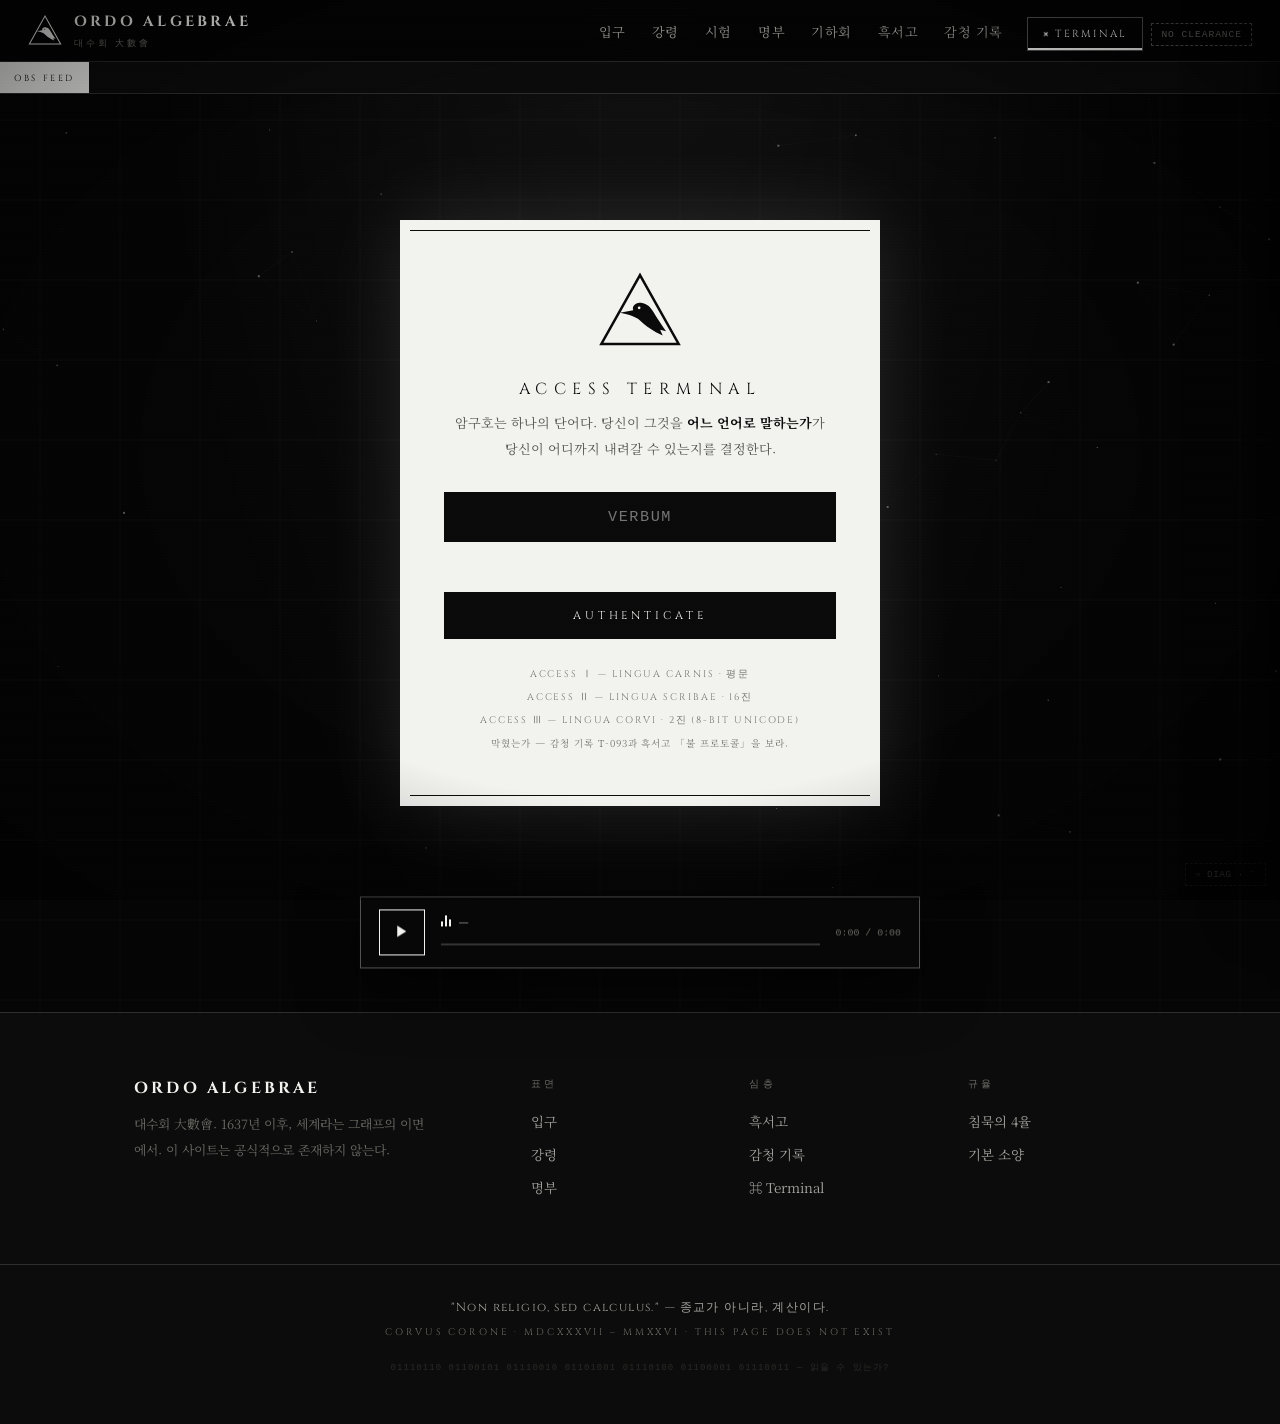
<file: admin.html>
<!DOCTYPE html>
<html lang="ko">
<head>
<meta charset="UTF-8">
<title>ORDO ALGEBRAE — redirect</title>
<meta http-equiv="refresh" content="0; url=index.html#/terminal">
<script>location.replace('index.html#/terminal');</script>
</head>
<body style="background:#050505; color:#6b6b66; font-family:serif; text-align:center; padding-top:20vh;">
이동 중… <a href="index.html#/terminal" style="color:#f2f2ef;">여기를 누르라</a>
</body>
</html>
</file>
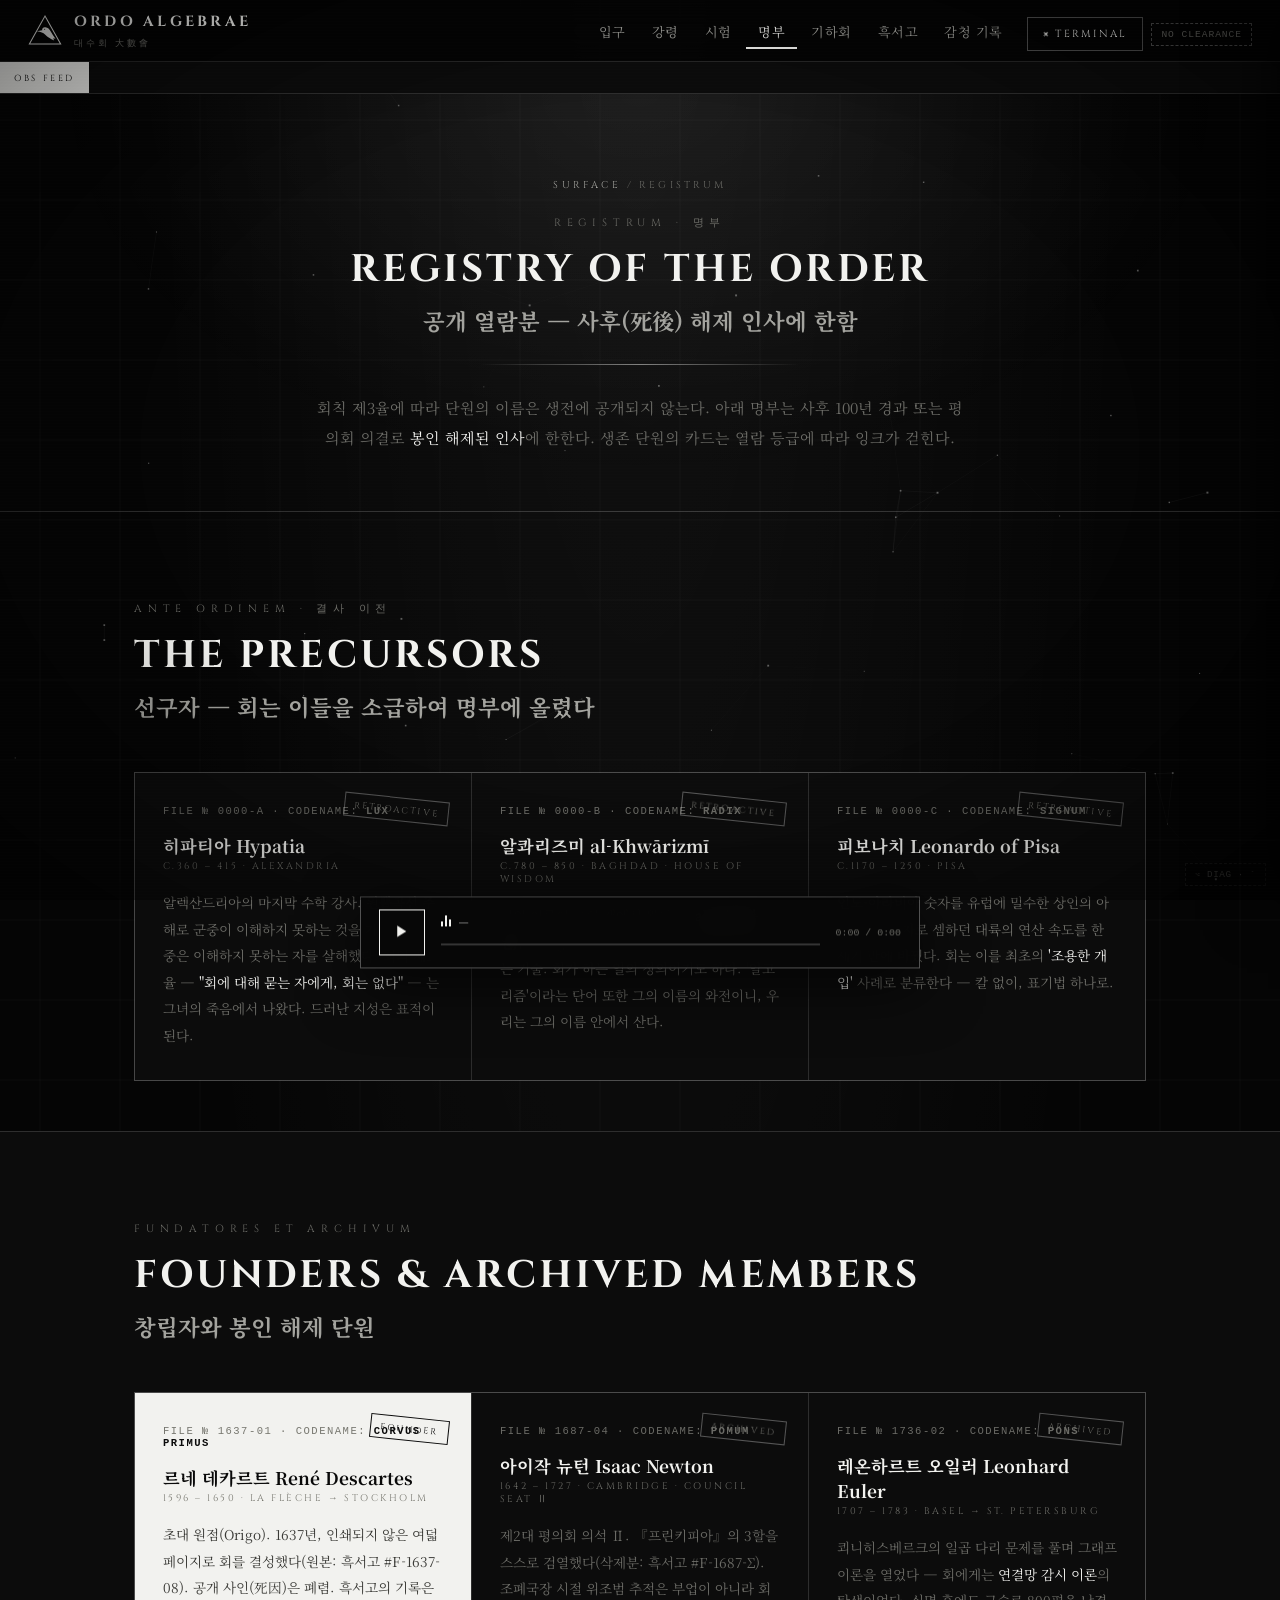
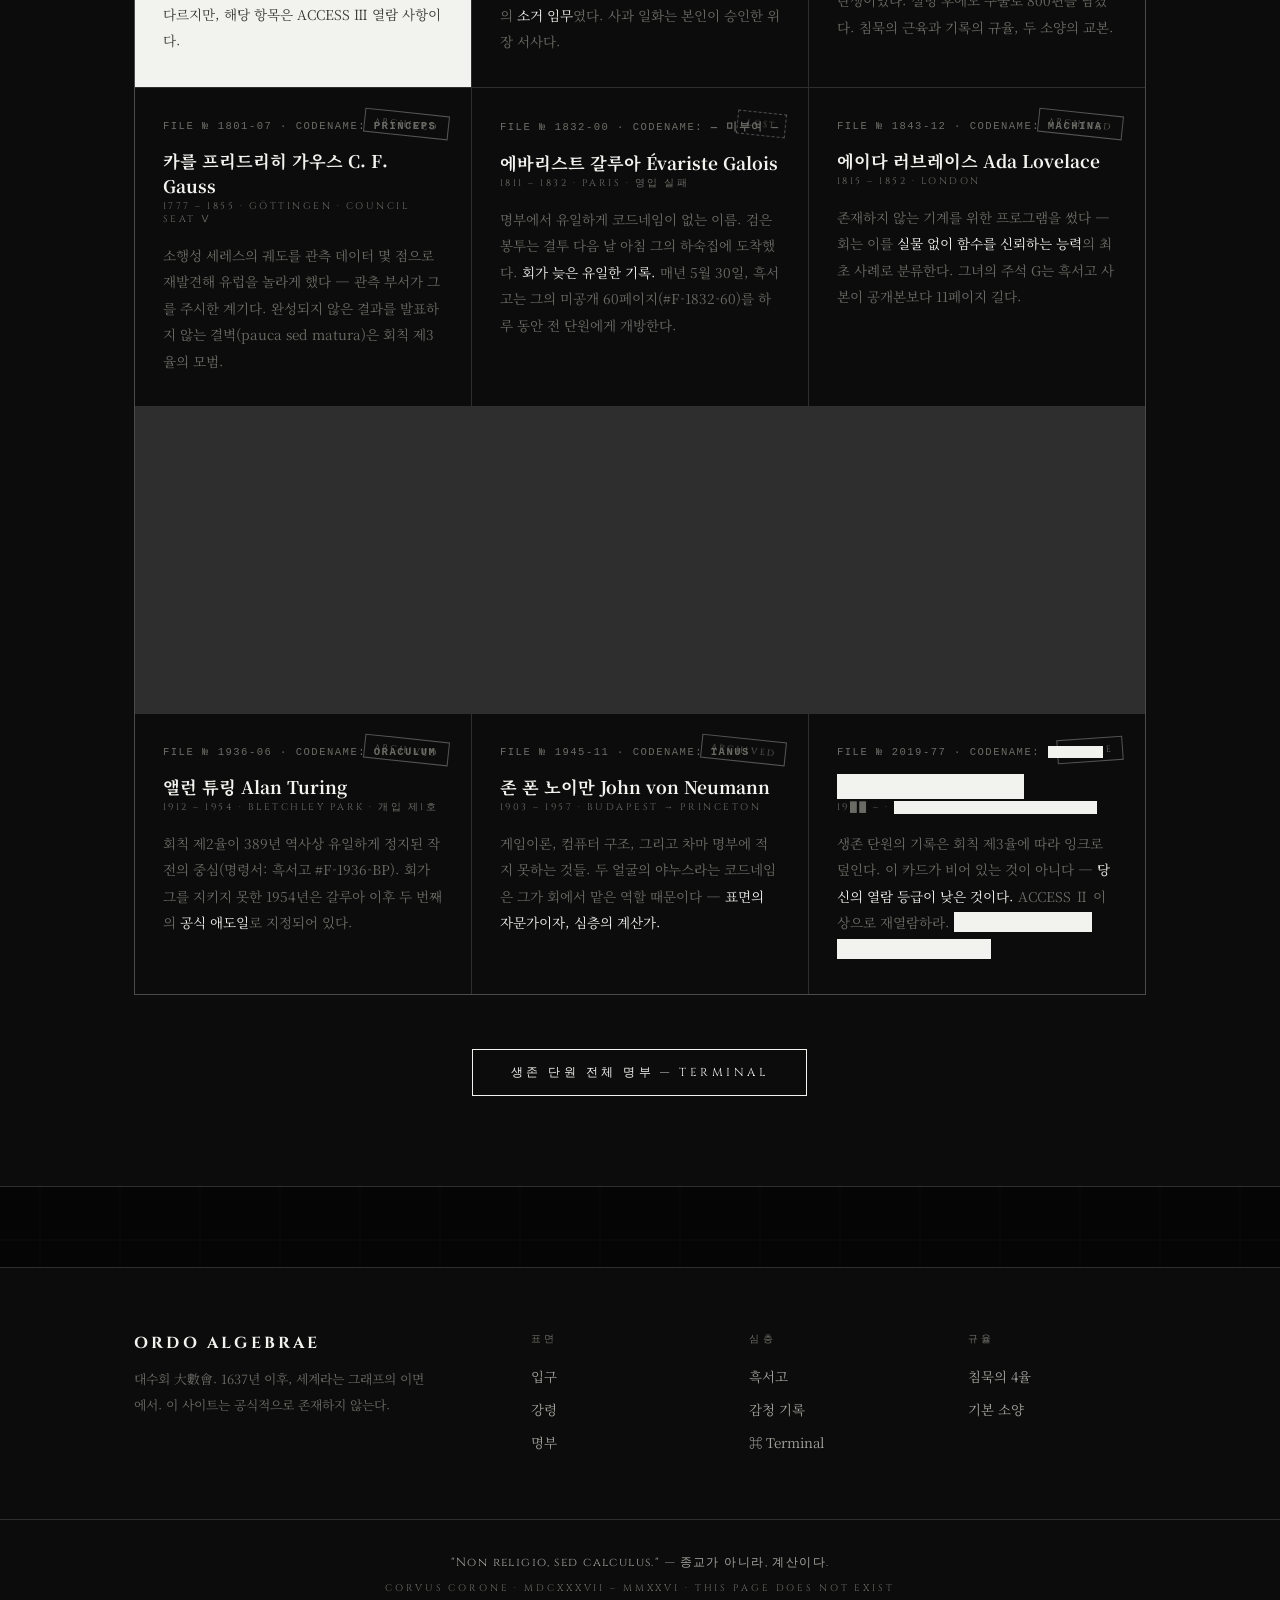
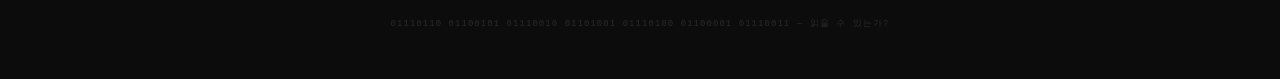
<file: members.html>
<!DOCTYPE html>
<html lang="ko">
<head>
<meta charset="UTF-8">
<title>ORDO ALGEBRAE — redirect</title>
<meta http-equiv="refresh" content="0; url=index.html#/registry">
<script>location.replace('index.html#/registry');</script>
</head>
<body style="background:#050505; color:#6b6b66; font-family:serif; text-align:center; padding-top:20vh;">
이동 중… <a href="index.html#/registry" style="color:#f2f2ef;">여기를 누르라</a>
</body>
</html>
</file>
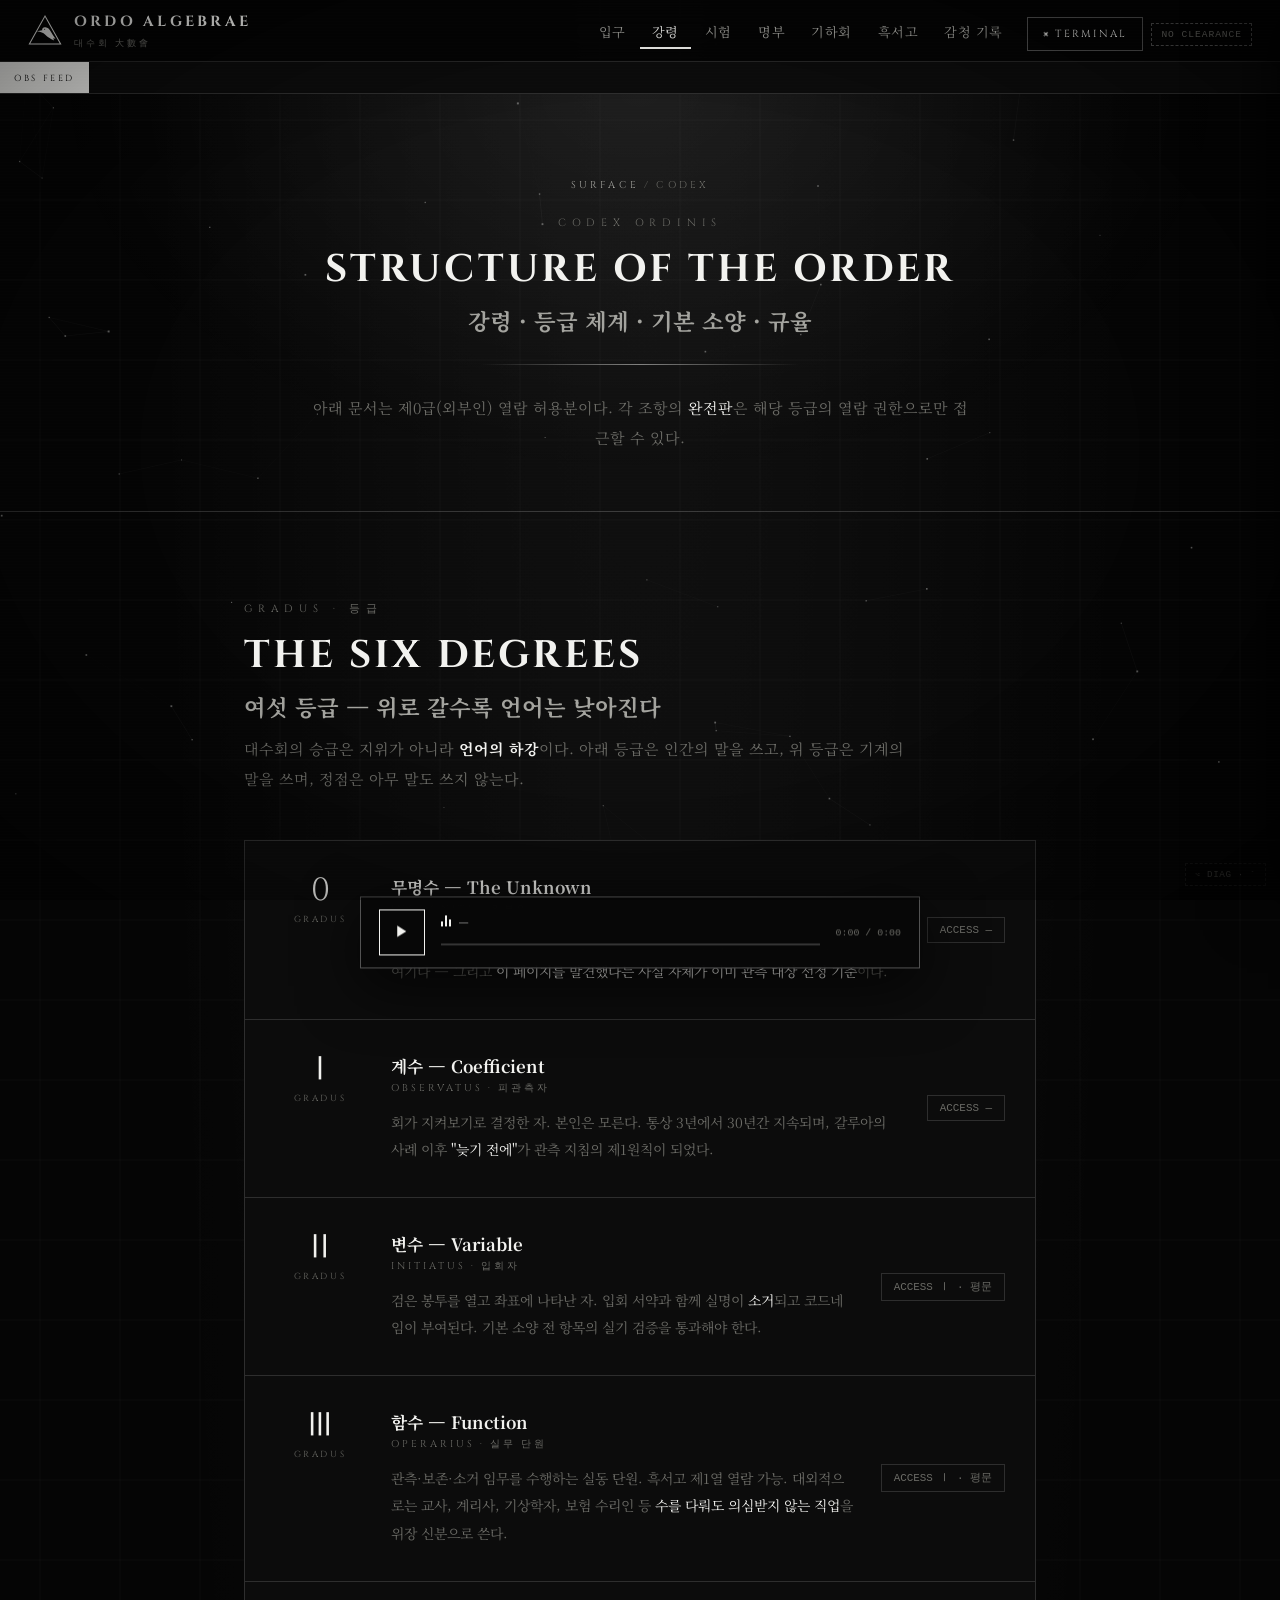
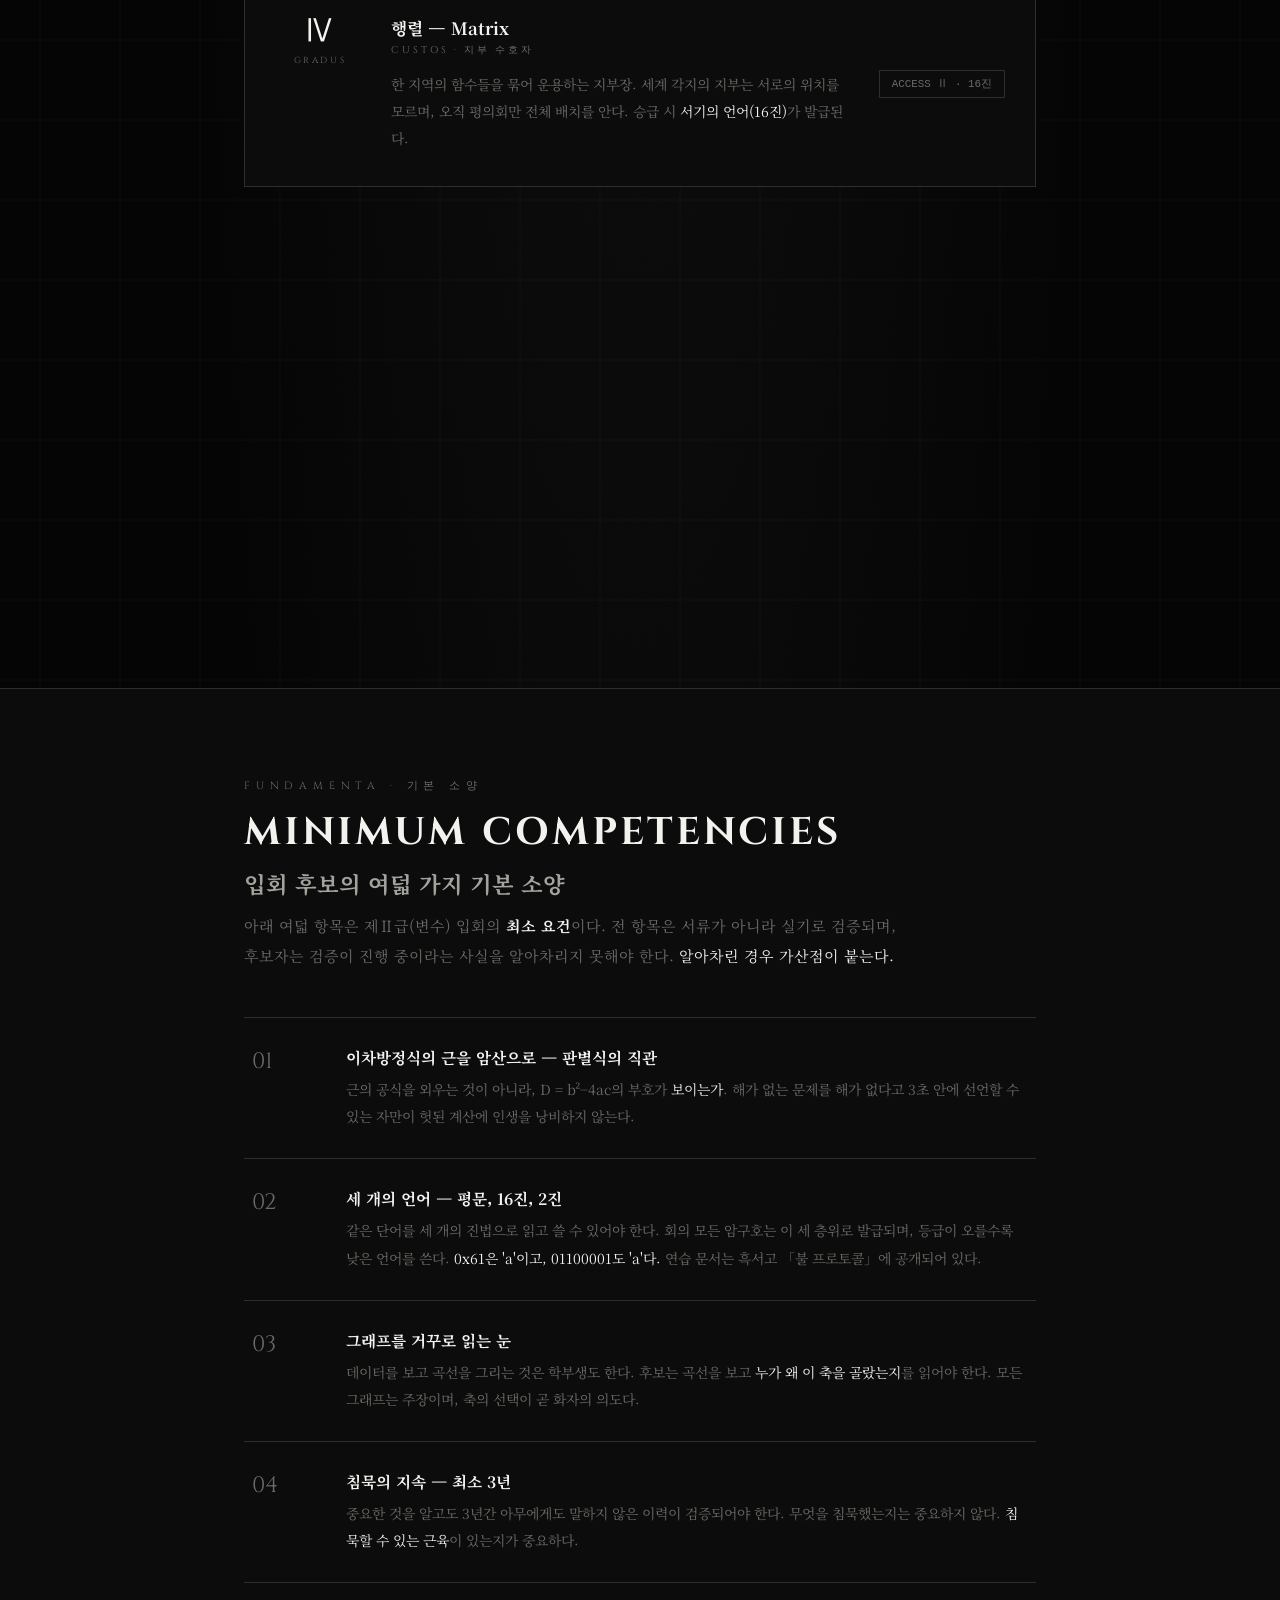
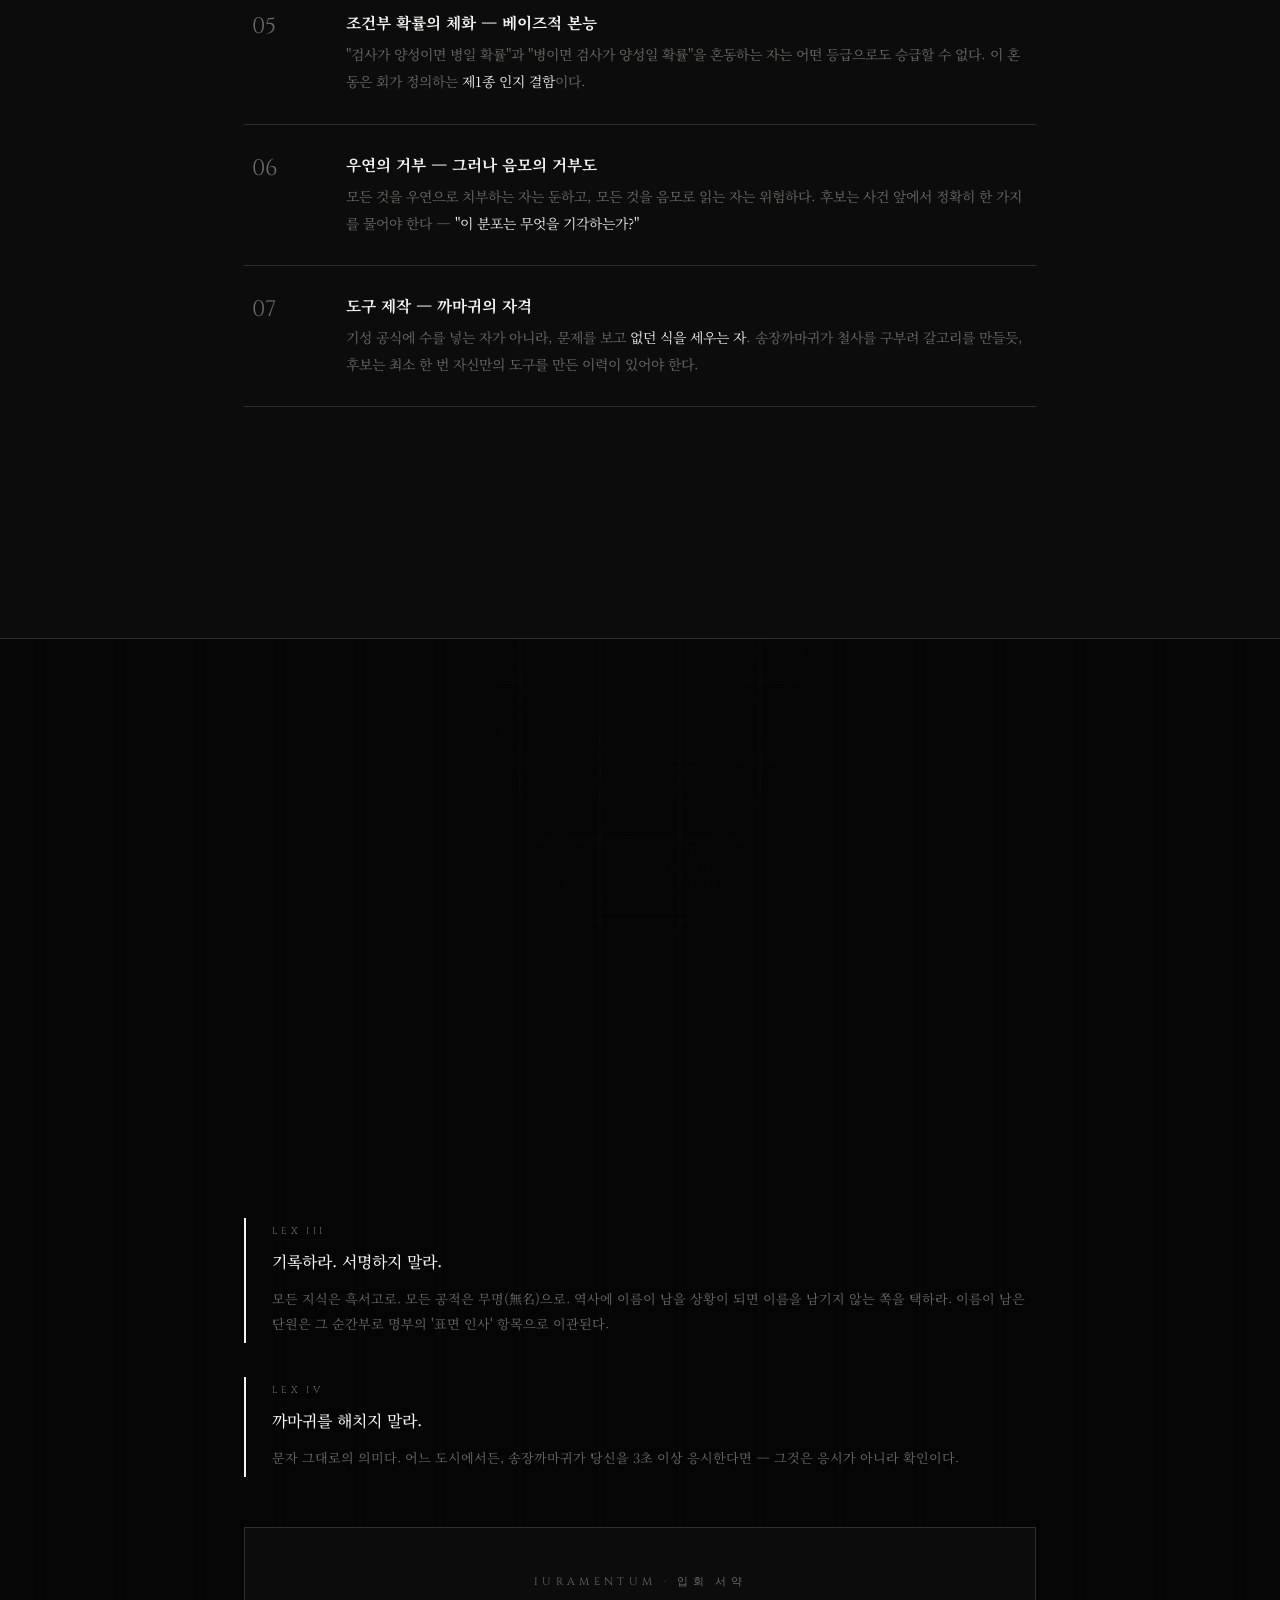
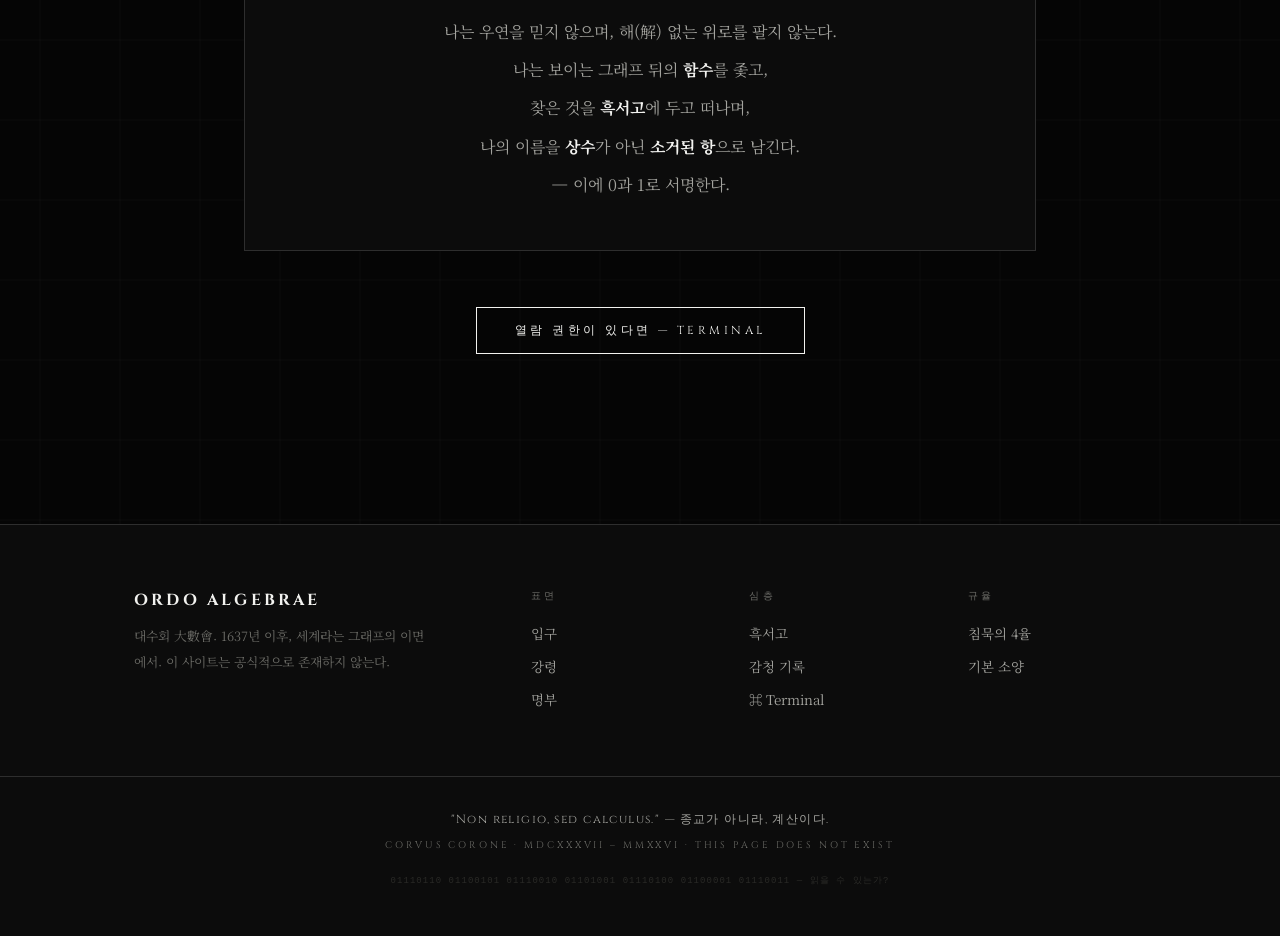
<file: order.html>
<!DOCTYPE html>
<html lang="ko">
<head>
<meta charset="UTF-8">
<title>ORDO ALGEBRAE — redirect</title>
<meta http-equiv="refresh" content="0; url=index.html#/codex">
<script>location.replace('index.html#/codex');</script>
</head>
<body style="background:#050505; color:#6b6b66; font-family:serif; text-align:center; padding-top:20vh;">
이동 중… <a href="index.html#/codex" style="color:#f2f2ef;">여기를 누르라</a>
</body>
</html>
</file>
<file: assets/site.css>
/* ═══════════════════════════════════════════════════════════
   ORDO ALGEBRAE — 대수회(大數會) SPA Stylesheet
   Monochrome. Black & White. Nothing else survives the audit.
   ═══════════════════════════════════════════════════════════ */
:root {
  --black: #050505;
  --coal: #0c0c0c;
  --smoke: #141414;
  --ash: #1d1d1d;
  --white: #f2f2ef;
  --grey: #a3a39e;
  --dim: #6b6b66;
  --line: rgba(255, 255, 255, 0.14);
  --line-strong: rgba(255, 255, 255, 0.3);
  --glow: rgba(255, 255, 255, 0.22);
}

* { margin: 0; padding: 0; box-sizing: border-box; }

html { background: var(--black); scroll-behavior: smooth; }

body {
  background-color: var(--black);
  background-image:
    radial-gradient(ellipse at 50% -10%, rgba(255,255,255,0.05) 0%, rgba(0,0,0,0) 55%),
    url("data:image/svg+xml,%3Csvg width='80' height='80' viewBox='0 0 80 80' xmlns='http://www.w3.org/2000/svg'%3E%3Cpath d='M0 40h80M40 0v80' stroke='%23ffffff' stroke-opacity='0.02' stroke-width='1'/%3E%3C/svg%3E");
  color: var(--grey);
  font-family: 'Noto Serif KR', serif;
  min-height: 100vh;
  overflow-x: hidden;
}

::selection { background: var(--white); color: var(--black); }
a { color: inherit; }

/* ── Ambient scanline + vignette ── */
.fx-scanlines {
  position: fixed; inset: 0; pointer-events: none; z-index: 900;
  background: repeating-linear-gradient(to bottom, rgba(255,255,255,0.012) 0 1px, transparent 1px 3px);
  mix-blend-mode: overlay;
}
.fx-vignette {
  position: fixed; inset: 0; pointer-events: none; z-index: 899;
  background: radial-gradient(ellipse at center, transparent 55%, rgba(0,0,0,0.5) 100%);
}
.fx-flicker {
  position: fixed; inset: 0; pointer-events: none; z-index: 898;
  background: rgba(255,255,255,0.015);
  opacity: 0;
  animation: flick 9s steps(1) infinite;
}
@keyframes flick {
  0%, 96.6%, 97.4%, 100% { opacity: 0; }
  96.8% { opacity: 1; }
  97.0% { opacity: 0; }
  97.2% { opacity: .6; }
}

/* ── Boot overlay ── */
.boot {
  position: fixed; inset: 0; z-index: 2000;
  background: var(--black);
  display: flex; align-items: center; justify-content: center;
  cursor: pointer;
  transition: opacity .8s ease;
}
.boot.done { opacity: 0; pointer-events: none; }
.boot-inner { width: min(620px, 90vw); font-family: 'Courier New', monospace; }
.boot-line { font-size: 0.82rem; color: var(--grey); line-height: 2.2; letter-spacing: 0.06em; min-height: 1.8em; white-space: pre-wrap; }
.boot-line .ok { color: var(--white); }
.boot-caret { display: inline-block; width: 8px; height: 14px; background: var(--white); vertical-align: -2px; animation: caret 0.8s steps(1) infinite; }
@keyframes caret { 50% { opacity: 0; } }
.boot-skip {
  margin-top: 34px;
  font-family: 'Cinzel', serif; font-size: 0.56rem; letter-spacing: 0.4em;
  color: var(--dim); text-transform: uppercase; text-align: center;
  animation: flickerText 2.4s ease infinite;
}
@keyframes flickerText { 0%,100% { opacity: .25; } 50% { opacity: .7; } }

/* ── Ticker ── */
.ticker-bar {
  position: relative;
  border-bottom: 1px solid var(--line);
  background: var(--coal);
  overflow: hidden;
  height: 32px;
  display: flex; align-items: center;
  z-index: 400;
}
.ticker-label {
  flex-shrink: 0;
  font-family: 'Cinzel', serif; font-size: 0.55rem; letter-spacing: 0.3em;
  color: var(--black); background: var(--white);
  padding: 0 14px; height: 100%;
  display: flex; align-items: center;
  text-transform: uppercase;
  z-index: 2;
}
.ticker-track {
  white-space: nowrap;
  font-family: 'Courier New', monospace;
  font-size: 0.7rem;
  color: var(--dim);
  letter-spacing: 0.08em;
  animation: tick 60s linear infinite;
  padding-left: 100%;
}
.ticker-track b { color: var(--grey); font-weight: 400; }
@keyframes tick { to { transform: translateX(-100%); } }

/* ── Top Navigation ── */
.site-nav {
  position: sticky; top: 0; z-index: 500;
  display: flex; align-items: center; justify-content: space-between;
  gap: 16px;
  padding: 0 28px;
  height: 62px;
  background: rgba(5, 5, 5, 0.94);
  border-bottom: 1px solid var(--line);
  backdrop-filter: blur(14px);
  -webkit-backdrop-filter: blur(14px);
}
.nav-brand { display: flex; align-items: center; gap: 12px; text-decoration: none; flex-shrink: 0; }
.nav-brand svg { width: 34px; height: 34px; }
.nav-brand-text { line-height: 1.15; }
.nav-brand-title { font-family: 'Cinzel', serif; font-weight: 700; font-size: 0.92rem; letter-spacing: 0.22em; color: var(--white); }
.nav-brand-sub { font-family: 'Cinzel', serif; font-size: 0.56rem; color: var(--dim); letter-spacing: 0.34em; text-transform: uppercase; }
.nav-links { display: flex; align-items: center; gap: 2px; list-style: none; }
.nav-links a {
  font-size: 0.82rem;
  color: var(--grey);
  text-decoration: none;
  padding: 8px 12px;
  transition: color .2s, background .2s;
  letter-spacing: 0.04em;
  white-space: nowrap;
  cursor: pointer;
}
.nav-links a:hover { color: var(--white); background: rgba(255,255,255,0.06); }
.nav-links a.active { color: var(--white); box-shadow: inset 0 -2px 0 var(--white); }
.nav-links a.nav-admin {
  border: 1px solid var(--line-strong);
  color: var(--white);
  margin-left: 10px;
  font-family: 'Cinzel', serif;
  font-size: 0.64rem;
  letter-spacing: 0.22em;
  text-transform: uppercase;
  padding: 9px 15px;
}
.nav-links a.nav-admin:hover { background: var(--white); color: var(--black); }
.nav-clearance {
  font-family: 'Courier New', monospace;
  font-size: 0.6rem; letter-spacing: 0.1em;
  color: var(--dim);
  border: 1px dashed var(--line-strong);
  padding: 5px 9px;
  margin-left: 6px;
  white-space: nowrap;
}
.nav-clearance.lit { color: var(--black); background: var(--white); border-style: solid; }
.nav-toggle {
  display: none;
  background: none; border: 1px solid var(--line-strong);
  color: var(--white); font-size: 1.05rem;
  width: 40px; height: 40px; cursor: pointer;
}
@media (max-width: 1140px) {
  .nav-toggle { display: block; }
  .nav-links {
    position: absolute; top: 62px; left: 0; right: 0;
    flex-direction: column; align-items: stretch; gap: 0;
    background: rgba(5,5,5,0.98);
    border-bottom: 1px solid var(--line);
    display: none;
    padding: 8px 0 14px;
  }
  .nav-links.open { display: flex; }
  .nav-links a { padding: 13px 28px; }
  .nav-links a.nav-admin { margin: 8px 28px 0; text-align: center; }
  .nav-clearance { margin: 8px 28px 0; text-align: center; }
}

/* ── SPA routes & transitions ── */
.route { display: none; }
.route.active { display: block; animation: routeIn .55s ease both; }
@keyframes routeIn {
  0% { opacity: 0; transform: translateY(14px); filter: brightness(1.6); }
  30% { filter: brightness(1); }
  100% { opacity: 1; transform: translateY(0); }
}
main.leaving { animation: routeOut .22s ease both; }
@keyframes routeOut {
  to { opacity: 0; transform: translateY(-8px); }
}

/* ── Layout ── */
.container { max-width: 1060px; margin: 0 auto; padding: 0 24px; position: relative; z-index: 1; }
.narrow { max-width: 840px; }
.section { padding: 90px 0; position: relative; }
.section-label { font-family: 'Cinzel', serif; font-size: 0.66rem; letter-spacing: 0.55em; color: var(--dim); text-transform: uppercase; margin-bottom: 16px; }
.section-title {
  font-family: 'Cinzel', serif;
  font-size: clamp(1.5rem, 4vw, 2.4rem);
  color: var(--white);
  font-weight: 700;
  letter-spacing: 0.08em;
  line-height: 1.25;
  margin-bottom: 10px;
}
.section-title-ko { font-weight: 700; font-size: clamp(1.05rem, 3vw, 1.4rem); color: var(--grey); margin-bottom: 12px; }
.section-desc { color: var(--dim); font-size: 0.94rem; line-height: 2; max-width: 660px; }
.section-desc strong, .section-desc em { color: var(--white); font-style: normal; }
.center { text-align: center; }
.center .section-desc { margin: 0 auto; }
.mono-rule { height: 1px; border: none; background: linear-gradient(90deg, transparent, var(--white), transparent); opacity: 0.5; margin: 28px auto; width: min(320px, 75%); }

/* ── Buttons ── */
.btn {
  display: inline-block;
  font-family: 'Cinzel', serif;
  font-size: 0.72rem;
  letter-spacing: 0.3em;
  text-transform: uppercase;
  text-decoration: none;
  padding: 15px 38px;
  border: 1px solid var(--white);
  color: var(--white);
  background: transparent;
  cursor: pointer;
  transition: all .3s;
}
.btn:hover { background: var(--white); color: var(--black); box-shadow: 0 0 34px var(--glow); }
.btn.solid { background: var(--white); color: var(--black); }
.btn.solid:hover { box-shadow: 0 0 44px rgba(255,255,255,0.35); }
.btn.ghost { border-color: var(--line-strong); color: var(--grey); }
.btn.ghost:hover { border-color: var(--white); color: var(--black); background: var(--white); }

/* ── Cards ── */
.card-grid { display: grid; grid-template-columns: repeat(auto-fit, minmax(260px, 1fr)); gap: 1px; background: var(--line); border: 1px solid var(--line); margin-top: 50px; }
.card { background: var(--coal); padding: 38px 30px; position: relative; transition: background .3s; text-decoration: none; display: block; }
.card:hover { background: var(--smoke); }
.card:hover .card-title { color: var(--white); }
.card-icon { font-family: 'Cinzel', serif; font-size: 1.5rem; color: var(--white); margin-bottom: 20px; opacity: 0.85; }
.card-title { font-weight: 700; font-size: 1.02rem; color: var(--grey); margin-bottom: 4px; transition: color .3s; }
.card-sub { font-family: 'Cinzel', serif; font-size: 0.62rem; letter-spacing: 0.28em; color: var(--dim); text-transform: uppercase; margin-bottom: 16px; }
.card-body { font-size: 0.86rem; line-height: 1.95; color: var(--dim); }
.card-link { display: inline-block; margin-top: 20px; font-family: 'Cinzel', serif; font-size: 0.62rem; letter-spacing: 0.3em; color: var(--white); text-transform: uppercase; }
.card-link::after { content: ' →'; }

/* ── Inverted band ── */
.invert-band { background: var(--white); color: #0a0a0a; padding: 84px 24px; text-align: center; position: relative; z-index: 1; }
.invert-band .section-label { color: #77776f; }
.invert-band .quote { font-size: clamp(1.05rem, 2.6vw, 1.5rem); font-weight: 500; color: #0a0a0a; line-height: 2; max-width: 740px; margin: 0 auto; }
.invert-band .quote strong { font-weight: 700; border-bottom: 2px solid #0a0a0a; }
.invert-band .src { margin-top: 24px; font-family: 'Cinzel', serif; font-size: 0.66rem; letter-spacing: 0.3em; color: #77776f; text-transform: uppercase; }

/* ── Degree ladder ── */
.degree {
  display: grid; grid-template-columns: 90px 1fr auto;
  gap: 26px; align-items: start;
  padding: 34px 30px;
  border: 1px solid var(--line); border-top: none;
  background: var(--coal);
  transition: background .3s;
}
.degree:first-of-type { border-top: 1px solid var(--line); }
.degree:hover { background: var(--smoke); }
.degree-num { font-family: 'Cinzel', serif; font-size: 2rem; color: var(--white); line-height: 1; text-align: center; }
.degree-num small { display: block; font-size: 0.55rem; letter-spacing: 0.3em; color: var(--dim); margin-top: 8px; text-transform: uppercase; }
.degree-name { font-weight: 700; font-size: 1.05rem; color: var(--white); margin-bottom: 3px; }
.degree-latin { font-family: 'Cinzel', serif; font-size: 0.62rem; letter-spacing: 0.3em; color: var(--dim); text-transform: uppercase; margin-bottom: 14px; }
.degree-body { font-size: 0.87rem; line-height: 1.95; color: var(--dim); }
.degree-body em { color: var(--white); font-style: normal; }
.degree-clearance { font-family: 'Courier New', monospace; font-size: 0.68rem; color: var(--dim); border: 1px solid var(--line); padding: 6px 12px; white-space: nowrap; align-self: center; }
.degree.top { background: var(--white); }
.degree.top .degree-num, .degree.top .degree-name { color: var(--black); }
.degree.top .degree-latin, .degree.top .degree-num small { color: #77776f; }
.degree.top .degree-body { color: #3a3a36; }
.degree.top .degree-body em { color: var(--black); font-weight: 700; }
.degree.top .degree-clearance { color: var(--black); border-color: rgba(0,0,0,0.4); }
@media (max-width: 700px) {
  .degree { grid-template-columns: 1fr; gap: 14px; }
  .degree-num { text-align: left; }
  .degree-clearance { justify-self: start; }
}

/* ── Requirement list ── */
.req-list { margin-top: 46px; border-top: 1px solid var(--line); counter-reset: req; }
.req-item { display: grid; grid-template-columns: 70px 1fr; gap: 24px; padding: 28px 8px; border-bottom: 1px solid var(--line); }
.req-item::before {
  counter-increment: req;
  content: counter(req, decimal-leading-zero);
  font-family: 'Cinzel', serif; font-size: 1.4rem; color: var(--dim);
}
.req-title { font-weight: 700; color: var(--white); font-size: 0.98rem; margin-bottom: 8px; }
.req-body { font-size: 0.87rem; line-height: 1.95; color: var(--dim); }
.req-body em { color: var(--white); font-style: normal; }

/* ── Rules & oath ── */
.rule-item { border-left: 2px solid var(--white); padding: 6px 0 6px 26px; margin-bottom: 34px; }
.rule-num { font-family: 'Cinzel', serif; font-size: 0.62rem; letter-spacing: 0.34em; color: var(--dim); text-transform: uppercase; margin-bottom: 8px; }
.rule-text { font-size: 1rem; font-weight: 500; color: var(--white); line-height: 2; }
.rule-note { font-size: 0.82rem; color: var(--dim); line-height: 1.95; margin-top: 8px; }
.oath { border: 1px solid var(--line); background: var(--coal); padding: 46px 40px; margin-top: 50px; text-align: center; }
.oath p { font-size: 1rem; line-height: 2.4; color: var(--grey); }
.oath p strong { color: var(--white); }
.oath .oath-title { font-family: 'Cinzel', serif; font-size: 0.68rem; letter-spacing: 0.4em; color: var(--dim); text-transform: uppercase; margin-bottom: 24px; }

/* ── Dossiers ── */
.dossier-grid { display: grid; grid-template-columns: repeat(auto-fit, minmax(290px, 1fr)); gap: 1px; background: var(--line); border: 1px solid var(--line); margin-top: 50px; }
.dossier { background: var(--coal); padding: 32px 28px; transition: background .3s; position: relative; }
.dossier:hover { background: var(--smoke); }
.dossier-code { font-family: 'Courier New', monospace; font-size: 0.66rem; letter-spacing: 0.14em; color: var(--dim); margin-bottom: 16px; }
.dossier-name { font-weight: 700; font-size: 1.08rem; color: var(--white); margin-bottom: 2px; }
.dossier-era { font-family: 'Cinzel', serif; font-size: 0.6rem; letter-spacing: 0.26em; color: var(--dim); text-transform: uppercase; margin-bottom: 16px; }
.dossier-body { font-size: 0.85rem; line-height: 1.95; color: var(--dim); }
.dossier-body em { color: var(--white); font-style: normal; }
.dossier-stamp {
  position: absolute; top: 24px; right: 22px;
  font-family: 'Cinzel', serif; font-size: 0.55rem; letter-spacing: 0.24em;
  border: 1px solid var(--line-strong); color: var(--dim);
  padding: 5px 9px; text-transform: uppercase;
  transform: rotate(6deg);
}

/* ── Redaction (clearance-aware) ── */
.redacted {
  background: var(--white); color: var(--white);
  padding: 0 4px; user-select: none;
  transition: background .5s, color .5s;
  position: relative;
}
.redacted.on-white { background: #0a0a0a; color: #0a0a0a; }
.clearance-reveal.revealed .redacted { background: transparent; color: var(--white); user-select: text; animation: unredact 1.2s ease both; }
.clearance-reveal.revealed .redacted.on-white { color: #0a0a0a; background: transparent; }
@keyframes unredact {
  0% { opacity: 0; filter: blur(6px); }
  100% { opacity: 1; filter: blur(0); }
}

/* ── Timeline ── */
.timeline { position: relative; margin: 54px 0 10px; padding-left: 34px; }
.timeline::before { content: ''; position: absolute; left: 8px; top: 4px; bottom: 4px; width: 1px; background: linear-gradient(to bottom, transparent, var(--white), transparent); opacity: 0.4; }
.tl-item { position: relative; padding-bottom: 44px; }
.tl-item:last-child { padding-bottom: 0; }
.tl-item::before { content: ''; position: absolute; left: -30px; top: 7px; width: 8px; height: 8px; background: var(--black); border: 1px solid var(--white); transform: rotate(45deg); }
.tl-year { font-family: 'Cinzel', serif; font-size: 0.72rem; letter-spacing: 0.3em; color: var(--white); margin-bottom: 8px; }
.tl-title { font-weight: 700; color: var(--white); font-size: 1rem; margin-bottom: 6px; }
.tl-body { font-size: 0.87rem; line-height: 1.95; color: var(--dim); max-width: 620px; }
.tl-body em { color: var(--white); font-style: normal; }

/* ── Stats ── */
.stats-strip { display: grid; grid-template-columns: repeat(auto-fit, minmax(150px, 1fr)); gap: 1px; background: var(--line); border: 1px solid var(--line); margin-top: 54px; }
.stat-cell { background: var(--coal); padding: 34px 18px; text-align: center; }
.stat-value { font-family: 'Cinzel', serif; font-size: 1.9rem; color: var(--white); margin-bottom: 8px; }
.stat-label { font-size: 0.74rem; color: var(--dim); letter-spacing: 0.1em; }

/* ── Page hero ── */
.page-hero { padding: 84px 0 58px; text-align: center; border-bottom: 1px solid var(--line); background: radial-gradient(ellipse at 50% 0%, rgba(255,255,255,0.06), transparent 65%); }
.breadcrumb { font-family: 'Cinzel', serif; font-size: 0.62rem; letter-spacing: 0.32em; color: var(--dim); text-transform: uppercase; margin-bottom: 24px; }
.breadcrumb a { color: var(--grey); text-decoration: none; cursor: pointer; }
.breadcrumb a:hover { color: var(--white); }

/* ── Reveal ── */
.reveal { opacity: 0; transform: translateY(26px); transition: opacity 0.7s ease, transform 0.7s ease; }
.reveal.visible { opacity: 1; transform: translateY(0); }

.ornament { text-align: center; color: var(--dim); font-size: 1rem; margin: 64px 0; letter-spacing: 0.7em; }

/* ── Archive files ── */
.file-list { margin-top: 50px; border: 1px solid var(--line); }
.file-row {
  display: grid;
  grid-template-columns: 120px 1fr auto;
  gap: 20px; align-items: center;
  padding: 24px 26px;
  border-bottom: 1px solid var(--line);
  background: var(--coal);
  cursor: pointer;
  transition: background .25s;
}
.file-row:last-child { border-bottom: none; }
.file-row:hover { background: var(--smoke); }
.file-id { font-family: 'Courier New', monospace; font-size: 0.68rem; color: var(--dim); letter-spacing: 0.08em; }
.file-name { font-weight: 700; font-size: 0.96rem; color: var(--white); margin-bottom: 3px; }
.file-meta { font-size: 0.74rem; color: var(--dim); letter-spacing: 0.05em; }
.file-badge { font-family: 'Cinzel', serif; font-size: 0.55rem; letter-spacing: 0.22em; padding: 6px 11px; border: 1px solid var(--line-strong); color: var(--grey); text-transform: uppercase; white-space: nowrap; }
.file-badge.sealed { border-style: dashed; color: var(--dim); }
.file-badge.open-badge { background: var(--white); color: var(--black); border-color: var(--white); }
.file-row.locked { opacity: 0.55; }
.file-row.locked:hover { opacity: 0.8; }
@media (max-width: 620px) { .file-row { grid-template-columns: 1fr; gap: 8px; } }

/* document viewer */
.doc-viewer {
  position: fixed; inset: 0; z-index: 1500;
  background: rgba(0,0,0,0.82);
  backdrop-filter: blur(6px);
  display: none;
  align-items: flex-start; justify-content: center;
  padding: 6vh 20px;
  overflow-y: auto;
}
.doc-viewer.open { display: flex; }
.doc-paper {
  width: min(760px, 100%);
  background: var(--white);
  color: #171715;
  padding: 60px 56px 70px;
  position: relative;
  animation: docIn .5s ease both;
  box-shadow: 0 40px 120px rgba(0,0,0,0.8);
}
@keyframes docIn { from { opacity: 0; transform: translateY(30px) scale(0.98); } to { opacity: 1; transform: none; } }
.doc-close {
  position: absolute; top: 16px; right: 16px;
  background: none; border: 1px solid #171715;
  width: 34px; height: 34px;
  font-size: 0.9rem; cursor: pointer; color: #171715;
  transition: all .2s;
}
.doc-close:hover { background: #171715; color: var(--white); }
.doc-classification {
  font-family: 'Cinzel', serif; font-size: 0.6rem; letter-spacing: 0.4em;
  text-transform: uppercase; color: #8a8a82;
  border: 1px solid #8a8a82; display: inline-block;
  padding: 6px 14px; margin-bottom: 26px;
}
.doc-title { font-family: 'Cinzel', serif; font-weight: 700; font-size: 1.3rem; letter-spacing: 0.1em; color: #0a0a0a; margin-bottom: 6px; }
.doc-sub { font-size: 0.8rem; color: #77776f; margin-bottom: 30px; letter-spacing: 0.04em; }
.doc-body { font-size: 0.92rem; line-height: 2.15; color: #2c2c28; }
.doc-body p { margin-bottom: 18px; }
.doc-body em { font-style: normal; font-weight: 700; color: #0a0a0a; }
.doc-body .mono { font-family: 'Courier New', monospace; font-size: 0.82rem; word-break: break-all; background: #e7e7e2; padding: 14px 16px; display: block; margin: 16px 0; }
.doc-stamp-big {
  position: absolute; top: 54px; right: 44px;
  font-family: 'Cinzel', serif; font-size: 0.72rem; letter-spacing: 0.3em;
  color: rgba(23,23,21,0.5); border: 2px solid rgba(23,23,21,0.5);
  padding: 8px 16px; transform: rotate(8deg); text-transform: uppercase;
}
@media (max-width: 560px) { .doc-paper { padding: 46px 26px 54px; } .doc-stamp-big { display: none; } }

/* ── Transmissions / intercept log ── */
.intercept { border: 1px solid var(--line); background: var(--coal); margin-bottom: 18px; }
.intercept-head {
  display: flex; justify-content: space-between; align-items: center; gap: 14px; flex-wrap: wrap;
  padding: 16px 22px;
  border-bottom: 1px solid var(--line);
  font-family: 'Courier New', monospace;
  font-size: 0.68rem; color: var(--dim); letter-spacing: 0.08em;
}
.intercept-head .sig { color: var(--grey); }
.intercept-body { padding: 22px; font-family: 'Courier New', monospace; font-size: 0.8rem; line-height: 2.1; color: var(--grey); word-break: break-all; }
.intercept-note { padding: 0 22px 20px; font-size: 0.8rem; line-height: 1.9; color: var(--dim); font-family: 'Noto Serif KR', serif; }
.intercept-note em { color: var(--white); font-style: normal; }

/* decode console */
.console {
  border: 1px solid var(--line-strong);
  background: #030303;
  padding: 30px 28px;
  margin-top: 46px;
}
.console-title { font-family: 'Cinzel', serif; font-size: 0.66rem; letter-spacing: 0.34em; color: var(--grey); text-transform: uppercase; margin-bottom: 16px; }
.console-log {
  font-family: 'Courier New', monospace; font-size: 0.76rem;
  line-height: 2.1; color: var(--dim);
  min-height: 90px; max-height: 220px; overflow-y: auto;
  margin-bottom: 18px;
  white-space: pre-wrap;
}
.console-log .ok { color: var(--white); }
.console-row { display: flex; gap: 10px; }
.console-input {
  flex: 1;
  background: transparent;
  border: 1px solid var(--line-strong);
  color: var(--white);
  font-family: 'Courier New', monospace;
  font-size: 0.85rem;
  padding: 12px 14px;
  outline: none;
  letter-spacing: 0.06em;
}
.console-input:focus { border-color: var(--white); }
.console-btn {
  font-family: 'Cinzel', serif; font-size: 0.62rem; letter-spacing: 0.26em;
  background: var(--white); color: var(--black);
  border: 1px solid var(--white);
  padding: 0 22px; cursor: pointer; text-transform: uppercase;
  transition: all .2s;
}
.console-btn:hover { background: transparent; color: var(--white); }

/* ── Cantus / audio ── */
.track-list { margin-top: 50px; border: 1px solid var(--line); }
.track { display: grid; grid-template-columns: 74px 1fr; gap: 24px; padding: 30px 28px; background: var(--coal); border-bottom: 1px solid var(--line); transition: background .3s; }
.track:last-child { border-bottom: none; }
.track:hover { background: var(--smoke); }
.track-btn {
  width: 74px; height: 74px;
  border: 1px solid var(--white);
  background: transparent; color: var(--white);
  font-size: 1.15rem; cursor: pointer;
  transition: all .25s;
  display: flex; align-items: center; justify-content: center;
}
.track-btn:hover, .track.playing .track-btn { background: var(--white); color: var(--black); }
.track.playing .track-btn { animation: pulseBtn 2s ease infinite; }
@keyframes pulseBtn { 0%,100% { box-shadow: 0 0 0 rgba(255,255,255,0.3); } 50% { box-shadow: 0 0 26px rgba(255,255,255,0.35); } }
.track-no { font-family: 'Courier New', monospace; font-size: 0.64rem; letter-spacing: 0.16em; color: var(--dim); margin-bottom: 8px; }
.track-title { font-family: 'Cinzel', serif; font-weight: 700; font-size: 1.05rem; letter-spacing: 0.12em; color: var(--white); margin-bottom: 3px; }
.track-sub { font-size: 0.78rem; color: var(--dim); letter-spacing: 0.04em; margin-bottom: 12px; }
.track-desc { font-size: 0.84rem; line-height: 1.9; color: var(--dim); margin-bottom: 16px; }
.track-desc em { color: var(--white); font-style: normal; }
.track-bar-row { display: flex; align-items: center; gap: 14px; }
.track-bar { flex: 1; height: 22px; display: flex; align-items: center; cursor: pointer; }
.track-bar-inner { position: relative; width: 100%; height: 2px; background: rgba(255,255,255,0.18); }
.track-bar-fill { position: absolute; left: 0; top: 0; bottom: 0; width: 0%; background: var(--white); }
.track-bar-fill::after { content: ''; position: absolute; right: -4px; top: 50%; width: 8px; height: 8px; background: var(--white); transform: translateY(-50%) rotate(45deg); }
.track-time { font-family: 'Courier New', monospace; font-size: 0.68rem; color: var(--dim); min-width: 86px; text-align: right; }
@media (max-width: 560px) { .track { grid-template-columns: 56px 1fr; gap: 16px; } .track-btn { width: 56px; height: 56px; } }

/* persistent audio dock */
.audio-dock {
  position: fixed; left: 50%; bottom: 18px; transform: translateX(-50%) translateY(120%);
  z-index: 800;
  width: min(560px, calc(100vw - 32px));
  background: rgba(8,8,8,0.96);
  border: 1px solid var(--line-strong);
  backdrop-filter: blur(12px);
  display: grid;
  grid-template-columns: 46px 1fr auto;
  gap: 16px; align-items: center;
  padding: 12px 18px;
  transition: transform .5s cubic-bezier(.2,.9,.3,1);
  box-shadow: 0 18px 60px rgba(0,0,0,0.7);
}
.audio-dock.show { transform: translateX(-50%) translateY(0); }
.dock-btn {
  width: 46px; height: 46px;
  border: 1px solid var(--white); background: transparent;
  color: var(--white); font-size: 0.85rem; cursor: pointer;
  transition: all .2s;
}
.dock-btn:hover { background: var(--white); color: var(--black); }
.dock-info { overflow: hidden; }
.dock-title { font-family: 'Cinzel', serif; font-size: 0.72rem; letter-spacing: 0.18em; color: var(--white); white-space: nowrap; overflow: hidden; text-overflow: ellipsis; }
.dock-bar { margin-top: 8px; height: 12px; display: flex; align-items: center; cursor: pointer; }
.dock-bar-inner { position: relative; width: 100%; height: 2px; background: rgba(255,255,255,0.18); }
.dock-bar-fill { position: absolute; left: 0; top: 0; bottom: 0; width: 0%; background: var(--white); }
.dock-time { font-family: 'Courier New', monospace; font-size: 0.62rem; color: var(--dim); white-space: nowrap; }
.dock-eq { display: inline-flex; gap: 2px; align-items: flex-end; height: 12px; margin-right: 8px; }
.dock-eq span { width: 2px; background: var(--white); animation: eq 0.9s ease infinite alternate; }
.dock-eq span:nth-child(1) { height: 5px; animation-delay: 0s; }
.dock-eq span:nth-child(2) { height: 11px; animation-delay: .2s; }
.dock-eq span:nth-child(3) { height: 7px; animation-delay: .4s; }
.audio-dock.paused .dock-eq span { animation-play-state: paused; opacity: 0.4; }
@keyframes eq { from { transform: scaleY(0.3); } to { transform: scaleY(1); } }

/* ── Footer ── */
.site-footer { border-top: 1px solid var(--line); margin-top: 80px; padding: 64px 0 44px; background: var(--coal); position: relative; z-index: 1; }
.footer-grid { display: grid; grid-template-columns: 2fr 1fr 1fr 1fr; gap: 40px; max-width: 1060px; margin: 0 auto; padding: 0 24px; }
@media (max-width: 760px) { .footer-grid { grid-template-columns: 1fr 1fr; } }
@media (max-width: 480px) { .footer-grid { grid-template-columns: 1fr; } }
.footer-brand-title { font-family: 'Cinzel', serif; font-weight: 700; color: var(--white); letter-spacing: 0.2em; margin-bottom: 12px; }
.footer-brand-body { font-size: 0.8rem; line-height: 2; color: var(--dim); max-width: 300px; }
.footer-col-title { font-family: 'Cinzel', serif; font-size: 0.62rem; letter-spacing: 0.36em; color: var(--dim); text-transform: uppercase; margin-bottom: 18px; }
.footer-links { list-style: none; }
.footer-links li { margin-bottom: 10px; }
.footer-links a { color: var(--grey); text-decoration: none; font-size: 0.84rem; transition: color .2s; cursor: pointer; }
.footer-links a:hover { color: var(--white); }
.footer-bottom {
  text-align: center;
  margin-top: 56px;
  padding: 28px 20px 0;
  border-top: 1px solid var(--line);
  font-family: 'Cinzel', serif;
  font-size: 0.6rem;
  letter-spacing: 0.3em;
  color: var(--dim);
  text-transform: uppercase;
  line-height: 2.4;
}
.footer-bottom .creed { font-size: 0.74rem; color: var(--grey); letter-spacing: 0.12em; text-transform: none; }
.footer-cipher { font-family: 'Courier New', monospace; font-size: 0.56rem; letter-spacing: 0.12em; color: #2a2a27; margin-top: 14px; user-select: all; }

/* ═══ TERMINAL ═══ */
.gate-wrap { min-height: calc(100vh - 62px); display: flex; align-items: center; justify-content: center; padding: 60px 20px; position: relative; z-index: 1; }
.gate-box { width: min(480px, 100%); background: var(--white); color: #0a0a0a; padding: 50px 44px; text-align: center; box-shadow: 0 0 80px rgba(255,255,255,0.12); position: relative; }
.gate-box::before, .gate-box::after { content: ''; position: absolute; left: 10px; right: 10px; height: 1px; background: #0a0a0a; }
.gate-box::before { top: 10px; }
.gate-box::after { bottom: 10px; }
.gate-sigil { width: 84px; height: 84px; margin: 0 auto 24px; }
.gate-title { font-family: 'Cinzel', serif; font-size: 1rem; letter-spacing: 0.4em; color: #0a0a0a; text-transform: uppercase; margin-bottom: 10px; }
.gate-sub { font-size: 0.82rem; color: #55554f; line-height: 2; margin-bottom: 30px; }
.gate-sub strong { color: #0a0a0a; }
.gate-input { width: 100%; background: #0a0a0a; border: 1px solid #0a0a0a; color: var(--white); font-family: 'Courier New', monospace; font-size: 0.95rem; letter-spacing: 0.1em; padding: 15px 16px; text-align: center; outline: none; }
.gate-input.error { animation: shake .4s; }
@keyframes shake { 0%,100%{transform:translateX(0);} 25%{transform:translateX(-8px);} 75%{transform:translateX(8px);} }
.gate-msg { min-height: 24px; font-size: 0.78rem; margin-top: 16px; color: #8a1f1f; letter-spacing: 0.04em; }
.gate-msg.ok { color: #1f6a2f; }
.gate-hint { font-family: 'Cinzel', serif; font-size: 0.6rem; letter-spacing: 0.2em; color: #77776f; margin-top: 24px; line-height: 2.4; text-transform: uppercase; }
.gate-btn { width: 100%; margin-top: 10px; font-family: 'Cinzel', serif; font-size: 0.7rem; letter-spacing: 0.34em; text-transform: uppercase; background: #0a0a0a; color: var(--white); border: 1px solid #0a0a0a; padding: 15px; cursor: pointer; transition: all .25s; }
.gate-btn:hover { background: var(--white); color: #0a0a0a; }

.admin-shell { display: none; }
.admin-shell.unlocked { display: block; }
.admin-header { display: flex; align-items: center; justify-content: space-between; flex-wrap: wrap; gap: 16px; padding: 46px 0 28px; border-bottom: 1px solid var(--line); }
.admin-title { font-family: 'Cinzel', serif; font-size: 1.5rem; letter-spacing: 0.14em; color: var(--white); }
.clearance-badge { font-family: 'Courier New', monospace; font-size: 0.7rem; letter-spacing: 0.14em; border: 1px solid var(--white); color: var(--white); padding: 7px 14px; text-transform: uppercase; }
.admin-grid { display: grid; grid-template-columns: repeat(auto-fit, minmax(230px, 1fr)); gap: 1px; background: var(--line); border: 1px solid var(--line); margin: 36px 0; }
.admin-panel { background: var(--coal); padding: 26px; }
.admin-panel h3 { font-family: 'Cinzel', serif; font-size: 0.64rem; letter-spacing: 0.3em; color: var(--dim); text-transform: uppercase; margin-bottom: 18px; }
.admin-panel .big { font-family: 'Cinzel', serif; font-size: 2rem; color: var(--white); }
.admin-panel .small-note { font-size: 0.76rem; color: var(--dim); margin-top: 8px; line-height: 1.8; }
.admin-table { width: 100%; border-collapse: collapse; font-size: 0.84rem; }
.admin-table th { font-family: 'Cinzel', serif; font-size: 0.58rem; letter-spacing: 0.22em; text-transform: uppercase; color: var(--dim); text-align: left; padding: 10px 12px; border-bottom: 1px solid var(--line-strong); }
.admin-table td { padding: 12px; border-bottom: 1px solid var(--line); color: var(--grey); }
.admin-table tr:hover td { background: rgba(255,255,255,0.03); }
.pill { font-size: 0.66rem; padding: 3px 10px; border: 1px solid var(--line-strong); color: var(--grey); letter-spacing: 0.06em; white-space: nowrap; }
.pill.ok { color: var(--white); border-color: var(--white); }
.pill.bad { color: var(--dim); border-style: dashed; }
.pill.inv { background: var(--white); color: var(--black); border-color: var(--white); }
.log-feed { font-family: 'Courier New', monospace; font-size: 0.75rem; line-height: 2.1; color: var(--dim); background: #030303; border: 1px solid var(--line); padding: 18px 20px; max-height: 280px; overflow-y: auto; }
.log-feed .t { color: var(--grey); }
.log-feed .ok { color: var(--white); }
.log-feed .bad { color: var(--dim); text-decoration: line-through; }
.locked-block { border: 1px dashed var(--line-strong); padding: 40px 28px; text-align: center; margin: 36px 0; color: var(--dim); }
.locked-block .lock-glyph { font-size: 1.4rem; color: var(--grey); margin-bottom: 14px; }
.locked-block .lock-title { font-family: 'Cinzel', serif; font-size: 0.72rem; letter-spacing: 0.34em; color: var(--grey); text-transform: uppercase; margin-bottom: 10px; }
.locked-block .lock-note { font-size: 0.8rem; line-height: 2; }
.tier-section { display: none; }
.tier-section.granted { display: block; animation: routeIn .6s ease both; }

/* utility clock */
.utc-clock { font-family: 'Courier New', monospace; font-size: 0.7rem; letter-spacing: 0.12em; color: var(--dim); }

/* ═══════════════════════════════════════════════
   FX LAYER 2 — Animatic upgrade
   ═══════════════════════════════════════════════ */

/* observation network canvas */
#fxCanvas { position: fixed; inset: 0; z-index: 0; pointer-events: none; }

/* scroll progress */
.scroll-progress {
  position: fixed; top: 0; left: 0; height: 2px; width: 0;
  background: var(--white); z-index: 950;
  box-shadow: 0 0 12px rgba(255,255,255,0.5);
  transition: width .1s linear;
}

/* coordinate cursor */
.cursor-axis-x, .cursor-axis-y { position: fixed; pointer-events: none; z-index: 940; opacity: 0; transition: opacity .4s; }
.cursor-axis-x { left: 0; right: 0; height: 1px; background: var(--white); }
.cursor-axis-y { top: 0; bottom: 0; width: 1px; background: var(--white); }
body.cursor-on .cursor-axis-x, body.cursor-on .cursor-axis-y { opacity: 0.07; }
.coord-label {
  position: fixed; pointer-events: none; z-index: 941;
  font-family: 'Courier New', monospace; font-size: 0.58rem;
  letter-spacing: 0.08em; color: var(--dim);
  opacity: 0; transition: opacity .4s;
  white-space: nowrap;
}
body.cursor-on .coord-label { opacity: 0.75; }
@media (pointer: coarse) { .cursor-axis-x, .cursor-axis-y, .coord-label { display: none; } }

/* crow flybys */
#crowLayer { position: fixed; inset: 0; pointer-events: none; z-index: 890; overflow: hidden; }
.crow-flyer { position: absolute; will-change: transform; animation: flyX var(--dur, 12s) linear forwards; }
.crow-flyer.rtl { animation-name: flyXr; }
.crow-flyer .bob { animation: flyBob 2.6s ease-in-out infinite; }
.crow-flyer svg { display: block; overflow: visible; }
.crow-flyer .wingL, .crow-flyer .wingR { transform-box: fill-box; transform-origin: 100% 80%; animation: flapL var(--flap, .5s) ease-in-out infinite alternate; }
.crow-flyer .wingR { transform-origin: 0% 80%; animation-name: flapR; }
@keyframes flyX  { from { transform: translateX(-12vw); } to { transform: translateX(112vw); } }
@keyframes flyXr { from { transform: translateX(112vw) scaleX(-1); } to { transform: translateX(-12vw) scaleX(-1); } }
@keyframes flyBob { 0%,100% { transform: translateY(0); } 50% { transform: translateY(14px); } }
@keyframes flapL { from { transform: rotate(26deg); } to { transform: rotate(-34deg); } }
@keyframes flapR { from { transform: rotate(-26deg); } to { transform: rotate(34deg); } }

/* route wipe transition */
.route-wipe {
  position: fixed; inset: 0; z-index: 1400;
  background: var(--black);
  transform: scaleY(0);
  transform-origin: top;
  pointer-events: none;
  display: flex; align-items: center; justify-content: center;
  overflow: hidden;
}
.route-wipe.run { animation: wipeSeq .62s cubic-bezier(.6,0,.3,1) both; pointer-events: auto; }
@keyframes wipeSeq {
  0% { transform: scaleY(0); transform-origin: top; }
  38% { transform: scaleY(1); transform-origin: top; }
  62% { transform: scaleY(1); transform-origin: bottom; }
  100% { transform: scaleY(0); transform-origin: bottom; }
}
.wipe-bin {
  font-family: 'Courier New', monospace;
  font-size: 0.72rem; letter-spacing: 0.3em;
  color: var(--white); opacity: 0;
  white-space: nowrap;
}
.route-wipe.run .wipe-bin { animation: wipeBin .62s steps(6) both; }
@keyframes wipeBin { 20% { opacity: 0; } 35% { opacity: .9; } 65% { opacity: .9; } 80% { opacity: 0; } }
.route-wipe::before, .route-wipe::after {
  content: '';
  position: absolute; left: 0; right: 0; height: 1px;
  background: var(--white); opacity: .5;
}
.route-wipe::before { top: 0; }
.route-wipe::after { bottom: 0; }

/* hero glitch */
.glitchable { position: relative; animation: microGlitch 7s steps(1) infinite; }
@keyframes microGlitch {
  0%, 93.2%, 93.9%, 100% { transform: none; text-shadow: 0 0 40px rgba(255,255,255,0.15); clip-path: none; }
  93.4% { transform: translate(3px, -2px) skewX(3deg); clip-path: inset(12% 0 55% 0); }
  93.6% { transform: translate(-4px, 2px) skewX(-4deg); clip-path: inset(60% 0 8% 0); }
  93.8% { transform: translate(2px, 0); clip-path: inset(30% 0 30% 0); }
}

/* redacted taunt */
.redacted:hover { animation: redactJitter .32s steps(3) infinite; }
@keyframes redactJitter {
  0% { transform: translate(0, 0); }
  33% { transform: translate(1px, -1px); }
  66% { transform: translate(-1px, 1px); }
  100% { transform: translate(0, 0); }
}
.clearance-reveal.revealed .redacted:hover { animation: none; }

/* doc stamp slam */
.doc-stamp-big { animation: stampSlam .55s cubic-bezier(.2,1.6,.4,1) .3s both; }
@keyframes stampSlam {
  0% { transform: rotate(8deg) scale(3.4); opacity: 0; }
  60% { transform: rotate(8deg) scale(0.92); opacity: 1; }
  100% { transform: rotate(8deg) scale(1); opacity: 1; }
}
.doc-paper.slammed { animation: docIn .5s ease both, paperShake .3s ease .62s; }
@keyframes paperShake {
  0%, 100% { transform: translate(0,0) rotate(0); }
  30% { transform: translate(1px, 2px) rotate(.25deg); }
  60% { transform: translate(-1px, 1px) rotate(-.2deg); }
}

/* observation toast */
.obs-toast {
  position: fixed; left: 20px; bottom: 20px; z-index: 960;
  max-width: 320px;
  background: rgba(6,6,6,0.96);
  border: 1px solid var(--line-strong);
  border-left: 3px solid var(--white);
  padding: 16px 20px;
  font-size: 0.78rem; line-height: 1.9; color: var(--grey);
  opacity: 0; transform: translateY(16px);
  transition: opacity .5s, transform .5s;
  pointer-events: none;
}
.obs-toast .toast-tag {
  display: block;
  font-family: 'Courier New', monospace; font-size: 0.58rem;
  letter-spacing: 0.2em; color: var(--dim); margin-bottom: 6px;
  text-transform: uppercase;
}
.obs-toast.show { opacity: 1; transform: translateY(0); }

/* boot binary drizzle */
.boot-drizzle { position: absolute; inset: 0; overflow: hidden; pointer-events: none; opacity: .18; }
.boot-col {
  position: absolute; top: -40%;
  font-family: 'Courier New', monospace; font-size: 0.62rem;
  color: var(--white); line-height: 1.7; letter-spacing: 0.05em;
  writing-mode: vertical-rl; text-orientation: upright;
  animation: drizzle var(--dz, 6s) linear infinite;
}
@keyframes drizzle { to { transform: translateY(140vh); } }

/* count-up flicker */
.stat-value.counting { animation: countFlick .12s steps(2) infinite; }
@keyframes countFlick { 50% { opacity: .82; } }

/* magnetic buttons handled inline via JS transform */
.btn { will-change: transform; }

/* hero emblem tilt */
.hero-emblem { transition: transform .18s ease-out; will-change: transform; }

/* reduced motion — mercy rule */
@media (prefers-reduced-motion: reduce) {
  .glitchable, .fx-flicker, .crow-flyer, .boot-col, .route-wipe.run, .stat-value.counting { animation: none !important; }
  #fxCanvas, #crowLayer, .cursor-axis-x, .cursor-axis-y, .coord-label { display: none; }
}

/* ═══════════════════════════════════════════════
   ORDO GEOMETRIAE — 기하회 (대립 학파) route styles
   Drafting / blueprint motif, still monochrome
   ═══════════════════════════════════════════════ */

/* counter-intel header banner */
.rival-hero {
  padding: 90px 0 60px;
  text-align: center;
  border-bottom: 1px solid var(--line);
  background:
    radial-gradient(ellipse at 50% 0%, rgba(255,255,255,0.05), transparent 60%),
    repeating-linear-gradient(45deg, rgba(255,255,255,0.015) 0 1px, transparent 1px 14px);
}
.rival-classif {
  display: inline-block;
  font-family: 'Courier New', monospace;
  font-size: 0.62rem; letter-spacing: 0.28em;
  color: var(--dim); text-transform: uppercase;
  border: 1px solid var(--line-strong);
  padding: 7px 14px; margin-bottom: 22px;
}
.rival-classif::before { content: '⊙ '; color: var(--white); }

/* animated compass emblem (draws a circle) */
.compass-emblem { width: 190px; height: 190px; margin: 0 auto 40px; }
.compass-emblem svg { width: 100%; height: 100%; overflow: visible; }
.ce-circle {
  fill: none; stroke: #f2f2ef; stroke-width: 1.4;
  stroke-dasharray: 534; stroke-dashoffset: 534;
  animation: ceDraw 4.5s ease-in-out infinite;
}
@keyframes ceDraw {
  0% { stroke-dashoffset: 534; }
  55% { stroke-dashoffset: 0; }
  80% { stroke-dashoffset: 0; opacity: 1; }
  100% { stroke-dashoffset: 0; opacity: 1; }
}
.ce-arm { transform-origin: 100px 26px; animation: ceSpin 4.5s ease-in-out infinite; }
@keyframes ceSpin {
  0% { transform: rotate(0deg); }
  55% { transform: rotate(360deg); }
  100% { transform: rotate(360deg); }
}
.ce-square {
  fill: none; stroke: #f2f2ef; stroke-width: 1; opacity: 0;
  animation: ceSquare 4.5s ease-in-out infinite;
}
@keyframes ceSquare { 0%,60% { opacity: 0; } 78% { opacity: 0.5; } 100% { opacity: 0.5; } }

/* doctrine mirror table */
.mirror {
  width: 100%; border-collapse: collapse; margin-top: 40px;
  font-size: 0.9rem;
}
.mirror th {
  font-family: 'Cinzel', serif; font-size: 0.66rem; letter-spacing: 0.22em;
  text-transform: uppercase; padding: 16px; text-align: left;
  border-bottom: 1px solid var(--line-strong); color: var(--white);
}
.mirror th.us { background: var(--white); color: var(--black); }
.mirror th.them { background: var(--coal); }
.mirror td { padding: 15px 16px; border-bottom: 1px solid var(--line); line-height: 1.75; vertical-align: top; }
.mirror td.us { color: var(--grey); border-right: 1px solid var(--line); }
.mirror td.them { color: var(--dim); }
.mirror tr:hover td { background: rgba(255,255,255,0.03); }
.mirror .axis { font-family: 'Courier New', monospace; font-size: 0.68rem; color: var(--dim); letter-spacing: 0.08em; white-space: nowrap; }
@media (max-width: 680px) { .mirror .axis { display: none; } .mirror td, .mirror th { padding: 12px 10px; } }

/* impossible-construction cards */
.problem {
  border: 1px solid var(--line);
  background:
    linear-gradient(var(--coal), var(--coal)) padding-box,
    repeating-linear-gradient(0deg, rgba(255,255,255,0.05) 0 1px, transparent 1px 22px);
  padding: 34px 30px; margin-bottom: 22px; position: relative;
}
.problem-figure { float: right; width: 96px; height: 96px; margin: 0 0 14px 24px; opacity: 0.85; }
.problem-figure svg { width: 100%; height: 100%; }
.problem-no { font-family: 'Cinzel', serif; font-size: 0.6rem; letter-spacing: 0.3em; color: var(--dim); text-transform: uppercase; margin-bottom: 8px; }
.problem-name { font-weight: 700; font-size: 1.12rem; color: var(--white); margin-bottom: 3px; }
.problem-latin { font-family: 'Cinzel', serif; font-style: normal; font-size: 0.72rem; letter-spacing: 0.18em; color: var(--dim); text-transform: uppercase; margin-bottom: 16px; }
.problem-body { font-size: 0.88rem; line-height: 1.95; color: var(--grey); }
.problem-body em { color: var(--white); font-style: normal; }
.problem-verdict {
  margin-top: 16px; padding: 12px 16px; border-left: 2px solid var(--white);
  font-size: 0.82rem; line-height: 1.85; color: var(--dim); background: rgba(255,255,255,0.02);
}
.problem-verdict b { color: var(--white); font-weight: 700; }
.problem-rebut { margin-top: 12px; font-size: 0.82rem; line-height: 1.85; color: var(--grey); font-style: italic; }
.problem-rebut::before { content: '기하회 반박 — '; font-style: normal; color: var(--dim); font-family: 'Cinzel', serif; font-size: 0.6rem; letter-spacing: 0.18em; text-transform: uppercase; }

/* rank ladder (geometric) reuse .degree but tint */
.geo-ladder .degree-num { font-size: 1.7rem; }
.geo-note {
  border: 1px dashed var(--line-strong); padding: 22px 26px; margin-top: 30px;
  font-size: 0.85rem; line-height: 1.95; color: var(--dim);
}
.geo-note b { color: var(--white); }

/* threat meter */
.threat { display: grid; grid-template-columns: repeat(auto-fit, minmax(200px,1fr)); gap: 1px; background: var(--line); border: 1px solid var(--line); margin-top: 40px; }
.threat-cell { background: var(--coal); padding: 24px; }
.threat-cell h4 { font-family: 'Cinzel', serif; font-size: 0.62rem; letter-spacing: 0.24em; text-transform: uppercase; color: var(--dim); margin-bottom: 12px; }
.threat-bar { height: 6px; background: rgba(255,255,255,0.12); margin-bottom: 10px; position: relative; }
.threat-bar span { position: absolute; left: 0; top: 0; bottom: 0; background: var(--white); }
.threat-cell p { font-size: 0.8rem; line-height: 1.8; color: var(--dim); }

/* ═══════════════════════════════════════════════
   DIAGNOSTIC CONSOLE — 진단 콘솔 (debug, in-world leak)
   Toggle: backtick ` · monochrome terminal
   ═══════════════════════════════════════════════ */
.diag {
  position: fixed; top: 0; right: 0; bottom: 0; z-index: 1800;
  width: min(380px, 92vw);
  background: rgba(3,3,3,0.97);
  border-left: 1px solid var(--line-strong);
  box-shadow: -20px 0 60px rgba(0,0,0,0.7);
  transform: translateX(102%);
  transition: transform .38s cubic-bezier(.2,.9,.3,1);
  display: flex; flex-direction: column;
  font-family: 'Courier New', monospace;
  backdrop-filter: blur(6px);
}
.diag.open { transform: translateX(0); }
.diag-head {
  display: flex; align-items: center; justify-content: space-between;
  padding: 14px 16px; border-bottom: 1px solid var(--line);
  background: var(--white); color: var(--black);
}
.diag-head .t { font-family: 'Cinzel', serif; font-size: 0.66rem; letter-spacing: 0.24em; text-transform: uppercase; }
.diag-head .x { cursor: pointer; border: 1px solid var(--black); width: 24px; height: 24px; display: flex; align-items: center; justify-content: center; font-size: 0.8rem; background: none; }
.diag-head .x:hover { background: var(--black); color: var(--white); }
.diag-sub { padding: 8px 16px; font-size: 0.6rem; letter-spacing: 0.1em; color: var(--dim); border-bottom: 1px solid var(--line); line-height: 1.7; }
.diag-sub b { color: #c98484; }
.diag-state { padding: 12px 16px; font-size: 0.72rem; line-height: 1.85; color: var(--grey); border-bottom: 1px solid var(--line); }
.diag-state .k { color: var(--dim); display: inline-block; width: 92px; }
.diag-state .v { color: var(--white); }
.diag-state .v.warn { color: #d8b46a; }
.diag-quick { display: flex; flex-wrap: wrap; gap: 6px; padding: 12px 16px; border-bottom: 1px solid var(--line); }
.diag-btn {
  font-family: 'Courier New', monospace; font-size: 0.66rem;
  background: transparent; color: var(--grey);
  border: 1px solid var(--line-strong); padding: 5px 9px; cursor: pointer;
  transition: all .15s; letter-spacing: 0.04em;
}
.diag-btn:hover { background: var(--white); color: var(--black); border-color: var(--white); }
.diag-log { flex: 1; overflow-y: auto; padding: 12px 16px; font-size: 0.72rem; line-height: 1.85; color: var(--dim); white-space: pre-wrap; word-break: break-word; }
.diag-log .ok { color: var(--white); }
.diag-log .bad { color: #d8746e; }
.diag-log .cmd { color: #8fb8d8; }
.diag-inrow { display: flex; border-top: 1px solid var(--line); }
.diag-in {
  flex: 1; background: transparent; border: none; outline: none;
  color: var(--white); font-family: 'Courier New', monospace; font-size: 0.78rem;
  padding: 13px 16px; letter-spacing: 0.04em;
}
.diag-in::placeholder { color: var(--dim); }
.diag-run { background: var(--white); color: var(--black); border: none; padding: 0 18px; cursor: pointer; font-family: 'Cinzel', serif; font-size: 0.6rem; letter-spacing: 0.2em; }
.diag-run:hover { background: var(--grey); }
/* tiny floating hint chip */
.diag-hint {
  position: fixed; bottom: 14px; right: 14px; z-index: 780;
  font-family: 'Courier New', monospace; font-size: 0.58rem; letter-spacing: 0.06em;
  color: var(--dim); border: 1px dashed var(--line); padding: 5px 9px;
  background: rgba(3,3,3,0.7); cursor: pointer; opacity: 0.5; transition: opacity .2s;
  user-select: none;
}
.diag-hint:hover { opacity: 1; color: var(--white); border-color: var(--line-strong); }
.diag.open ~ .diag-hint { opacity: 0; pointer-events: none; }
@media (max-width: 560px) { .diag-hint { bottom: 74px; } }

/* ═══════════════════════════════════════════════
   PROBATIO — 입회 시험 (discriminant trial game)
   ═══════════════════════════════════════════════ */
.trial-screen { display: none; }
.trial-screen.on { display: block; animation: routeIn .5s ease both; }

.trial-rules { border: 1px solid var(--line); background: var(--coal); padding: 30px 32px; margin-top: 40px; }
.trial-rules h3 { font-family: 'Cinzel', serif; font-size: 0.68rem; letter-spacing: 0.28em; color: var(--dim); text-transform: uppercase; margin-bottom: 16px; }
.trial-rules p { font-size: 0.9rem; line-height: 2; color: var(--grey); }
.trial-rules em { color: var(--white); font-style: normal; }
.trial-rules .k { font-family: 'Courier New', monospace; color: var(--white); border: 1px solid var(--line-strong); padding: 1px 7px; font-size: 0.82rem; }

.trial-modes { display: flex; gap: 12px; margin: 30px 0 8px; flex-wrap: wrap; }
.trial-mode {
  flex: 1; min-width: 180px;
  border: 1px solid var(--line-strong); background: transparent;
  color: var(--grey); cursor: pointer; padding: 18px 20px; text-align: left;
  transition: all .2s; font-family: 'Noto Serif KR', serif;
}
.trial-mode:hover { background: rgba(255,255,255,0.04); }
.trial-mode.sel { background: var(--white); color: var(--black); border-color: var(--white); }
.trial-mode .mt { font-family: 'Cinzel', serif; font-size: 0.72rem; letter-spacing: 0.2em; text-transform: uppercase; margin-bottom: 6px; }
.trial-mode .md { font-size: 0.78rem; line-height: 1.7; opacity: 0.85; }

.trial-best { margin-top: 24px; font-family: 'Courier New', monospace; font-size: 0.78rem; color: var(--dim); letter-spacing: 0.06em; }
.trial-best b { color: var(--white); }

/* HUD */
.trial-hud { display: grid; grid-template-columns: repeat(4, 1fr); gap: 1px; background: var(--line); border: 1px solid var(--line); margin-top: 30px; }
.hud-cell { background: var(--coal); padding: 16px 14px; text-align: center; }
.hud-cell .lab { font-family: 'Cinzel', serif; font-size: 0.54rem; letter-spacing: 0.24em; color: var(--dim); text-transform: uppercase; margin-bottom: 7px; }
.hud-cell .val { font-family: 'Cinzel', serif; font-size: 1.25rem; color: var(--white); }
.hud-cell .val.lives { letter-spacing: 3px; }
.hud-cell .val .spent { opacity: 0.2; }

.trial-timerbar { height: 4px; background: rgba(255,255,255,0.12); margin-top: 1px; border: 1px solid var(--line); border-top: none; position: relative; overflow: hidden; }
.trial-timerbar span { position: absolute; left: 0; top: 0; bottom: 0; width: 100%; background: var(--white); transform-origin: left; }
.trial-timerbar.warn span { background: #d8746e; }

/* equation stage */
.trial-stage {
  margin-top: 34px; padding: 60px 24px; text-align: center;
  border: 1px solid var(--line); background:
    linear-gradient(var(--coal), var(--coal)) padding-box,
    repeating-linear-gradient(0deg, rgba(255,255,255,0.04) 0 1px, transparent 1px 30px);
  position: relative; overflow: hidden;
}
.trial-eq { font-family: 'Cinzel', serif; font-size: clamp(2rem, 7vw, 3.6rem); color: var(--white); letter-spacing: 0.02em; line-height: 1.2; }
.trial-eq sub { font-size: 0.5em; }
.trial-eq .sup2 { font-size: 0.62em; vertical-align: super; }
.trial-q { margin-top: 14px; font-size: 0.82rem; letter-spacing: 0.16em; color: var(--dim); text-transform: uppercase; font-family: 'Cinzel', serif; }
.trial-stage.flash-ok { animation: flashOk .4s ease; }
.trial-stage.flash-bad { animation: flashBad .45s ease; }
@keyframes flashOk { 0% { background-color: rgba(255,255,255,0.16); } 100% { background-color: transparent; } }
@keyframes flashBad { 0%,60% { border-color: #d8746e; } 100% { border-color: var(--line); } }

/* answer buttons */
.trial-answers { display: grid; grid-template-columns: repeat(3, 1fr); gap: 12px; margin-top: 20px; }
.trial-ans {
  border: 1px solid var(--line-strong); background: transparent; color: var(--white);
  padding: 22px 12px 16px; cursor: pointer; transition: all .15s;
  font-family: 'Noto Serif KR', serif;
}
.trial-ans:hover { background: var(--white); color: var(--black); }
.trial-ans:hover .ans-k { border-color: var(--black); color: var(--black); }
.trial-ans .ans-t { font-size: 0.98rem; font-weight: 700; margin-bottom: 4px; }
.trial-ans .ans-d { font-family: 'Courier New', monospace; font-size: 0.68rem; opacity: 0.7; letter-spacing: 0.05em; }
.trial-ans .ans-k { display: inline-block; margin-top: 12px; font-family: 'Courier New', monospace; font-size: 0.62rem; border: 1px solid var(--line-strong); color: var(--dim); padding: 1px 7px; }
.trial-ans.correct { background: var(--white); color: var(--black); }
.trial-ans.wrong { border-color: #d8746e; }
.trial-ans.reveal-correct { box-shadow: inset 0 0 0 2px var(--white); }
@media (max-width: 620px) { .trial-answers { grid-template-columns: 1fr; } .trial-hud { grid-template-columns: repeat(2,1fr); } }

.trial-toolbar { display: flex; justify-content: space-between; align-items: center; margin-top: 18px; }
.trial-toolbar .mute { background: none; border: 1px solid var(--line-strong); color: var(--grey); cursor: pointer; font-size: 0.8rem; width: 34px; height: 34px; }
.trial-toolbar .mute:hover { background: var(--white); color: var(--black); }
.trial-quit { font-family: 'Cinzel', serif; font-size: 0.6rem; letter-spacing: 0.22em; color: var(--dim); background: none; border: none; cursor: pointer; text-transform: uppercase; }
.trial-quit:hover { color: var(--white); }

/* end screen */
.trial-result { text-align: center; margin-top: 40px; border: 1px solid var(--line); background: var(--coal); padding: 50px 30px; }
.trial-grade { font-family: 'Cinzel', serif; font-size: clamp(1.8rem, 6vw, 3rem); color: var(--white); letter-spacing: 0.12em; margin-bottom: 8px; }
.trial-gradesub { font-family: 'Cinzel', serif; font-size: 0.66rem; letter-spacing: 0.3em; color: var(--dim); text-transform: uppercase; margin-bottom: 26px; }
.trial-score-big { font-family: 'Cinzel', serif; font-size: 2.4rem; color: var(--white); }
.trial-breakdown { display: flex; justify-content: center; gap: 30px; flex-wrap: wrap; margin: 24px 0 8px; font-family: 'Courier New', monospace; font-size: 0.78rem; color: var(--dim); }
.trial-breakdown b { color: var(--white); font-weight: 400; }
.trial-verdict { font-size: 0.86rem; line-height: 1.9; color: var(--grey); max-width: 460px; margin: 22px auto 0; }
.trial-verdict em { color: var(--white); font-style: normal; }
.trial-newbest { display: inline-block; margin-top: 14px; font-family: 'Cinzel', serif; font-size: 0.6rem; letter-spacing: 0.24em; text-transform: uppercase; background: var(--white); color: var(--black); padding: 5px 12px; }
</file>
